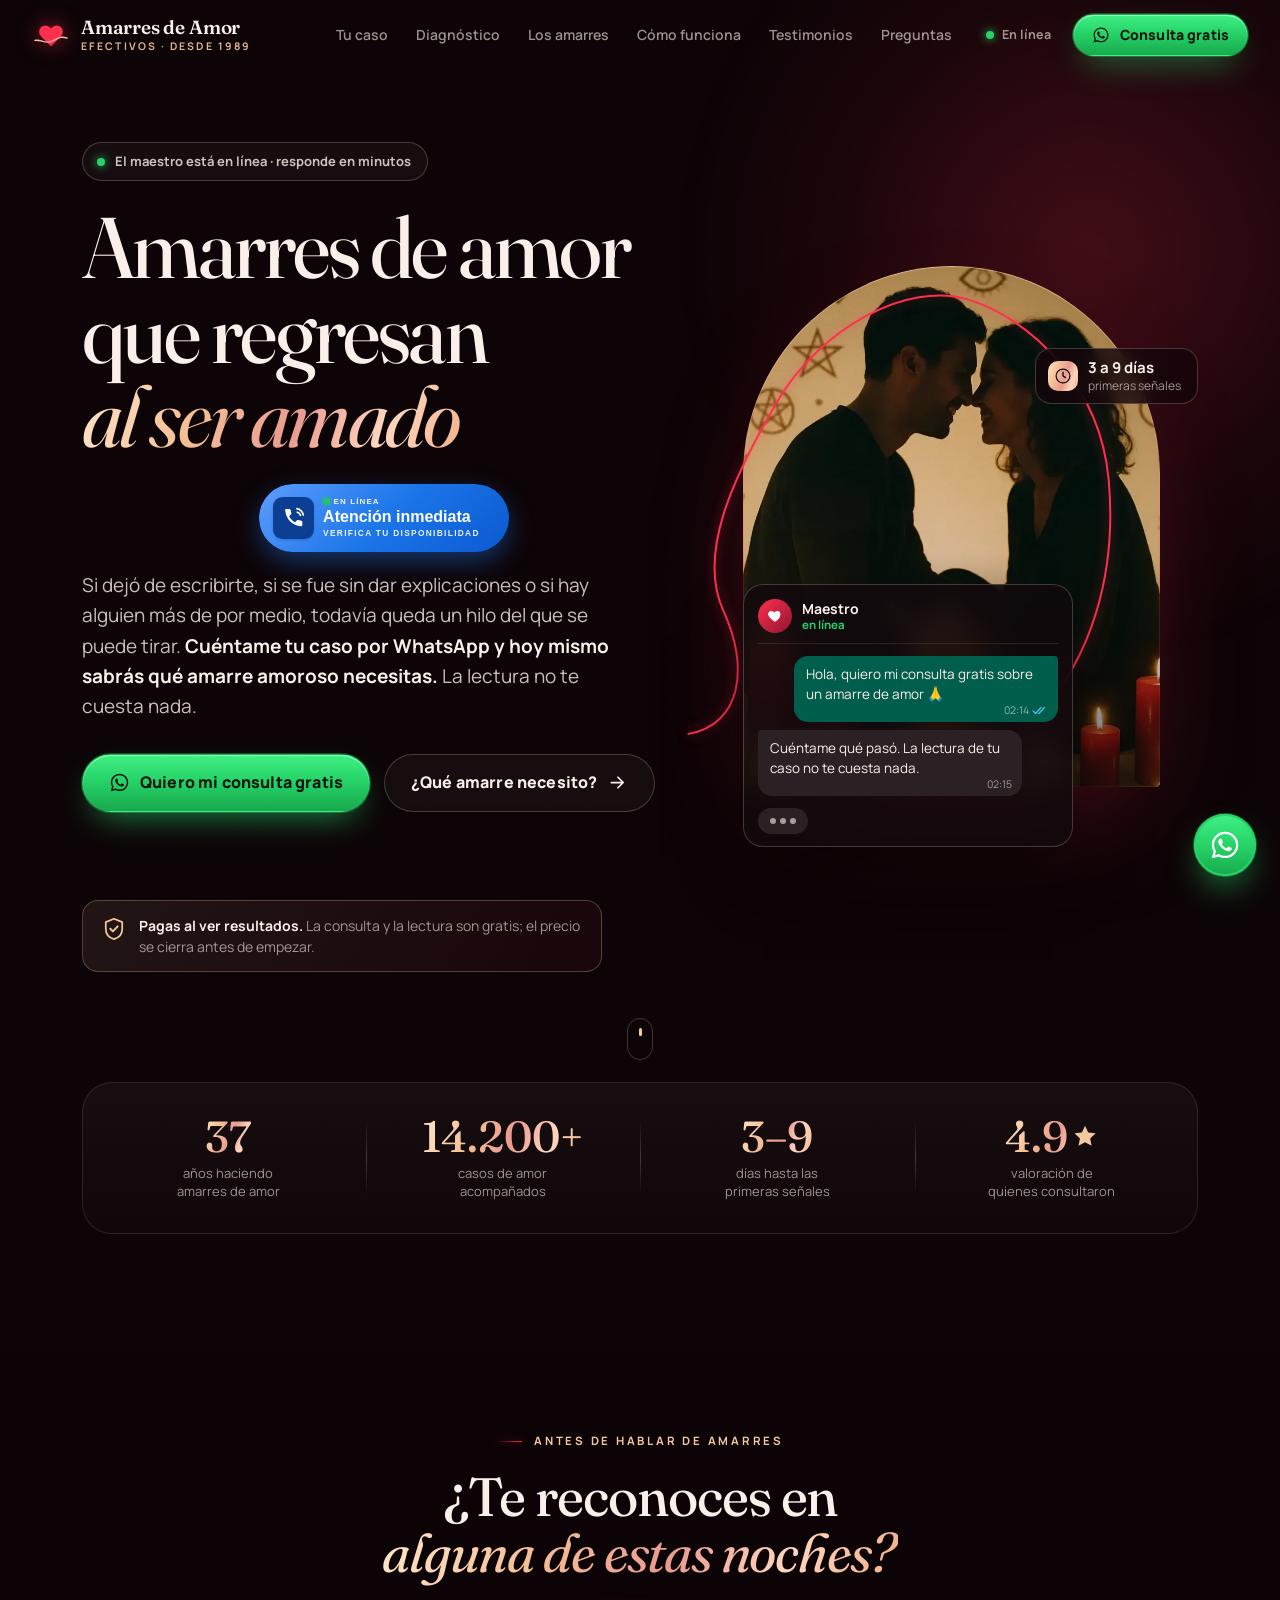
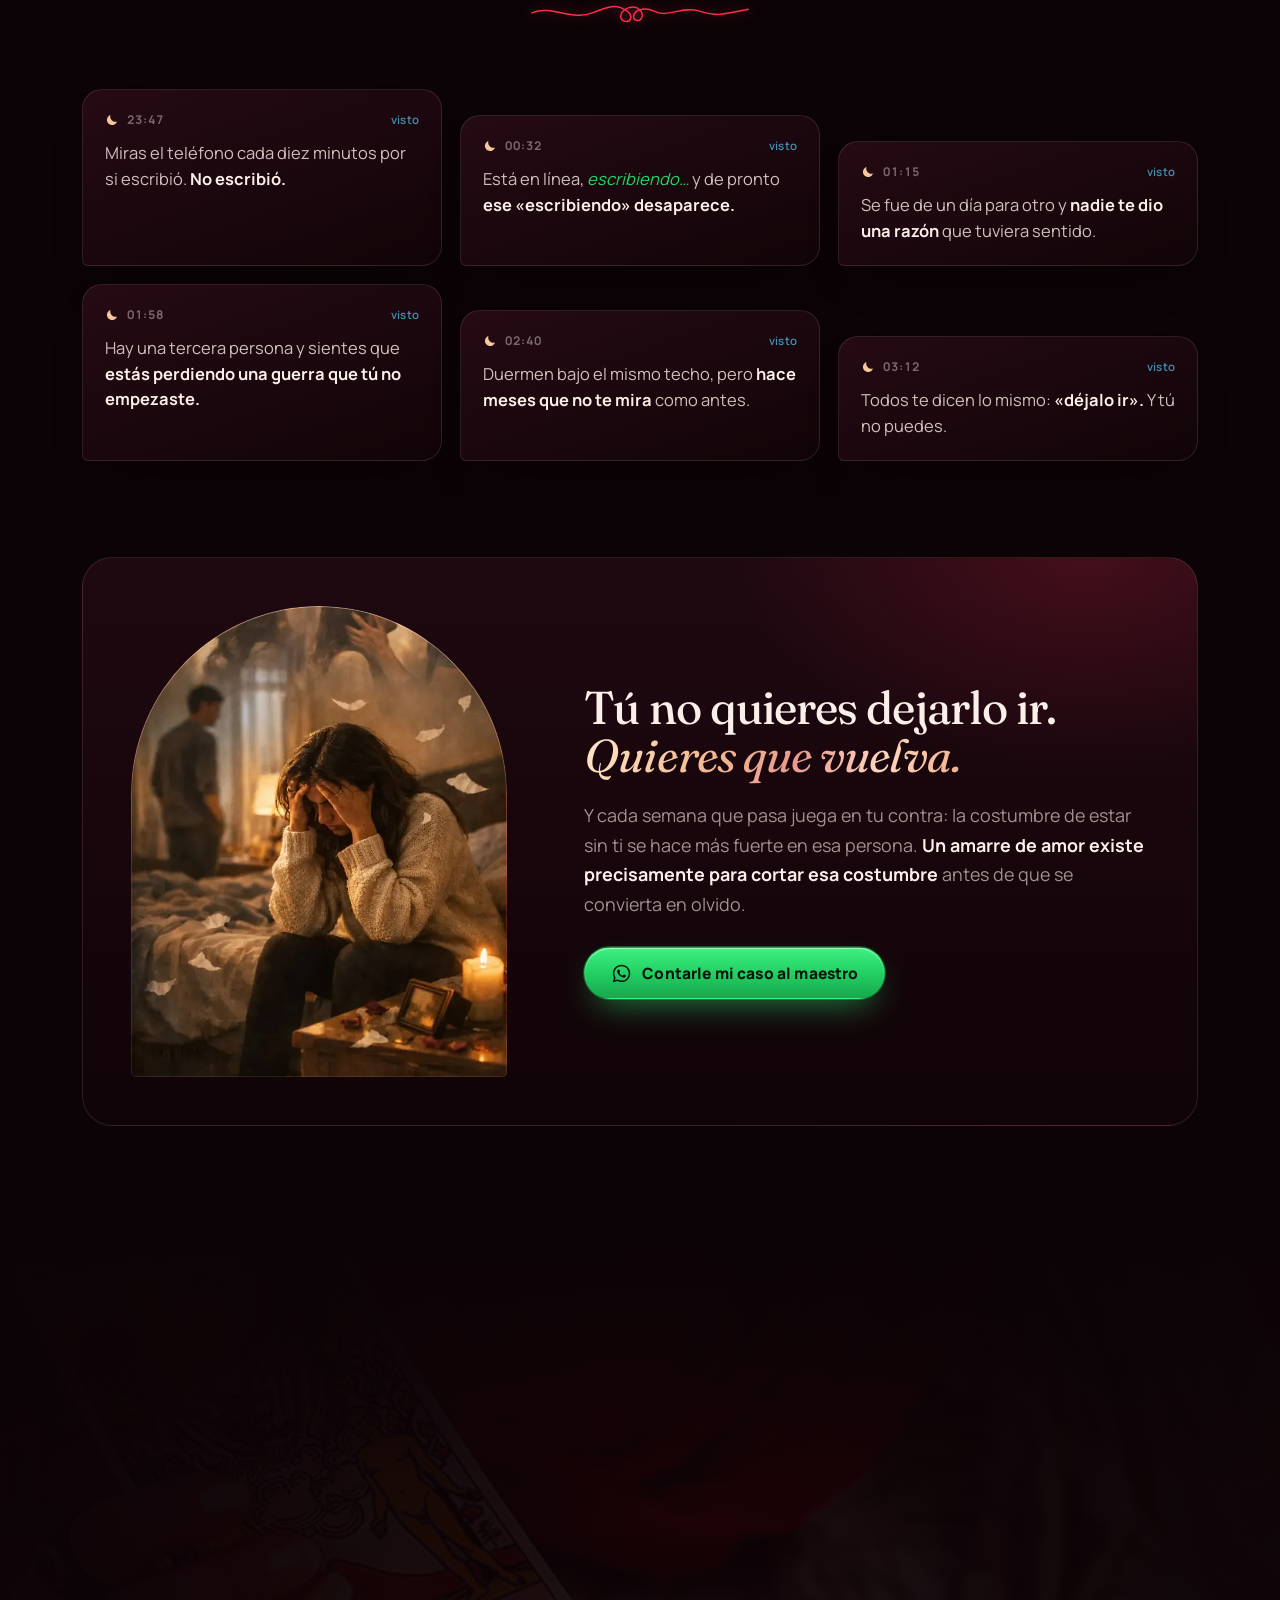
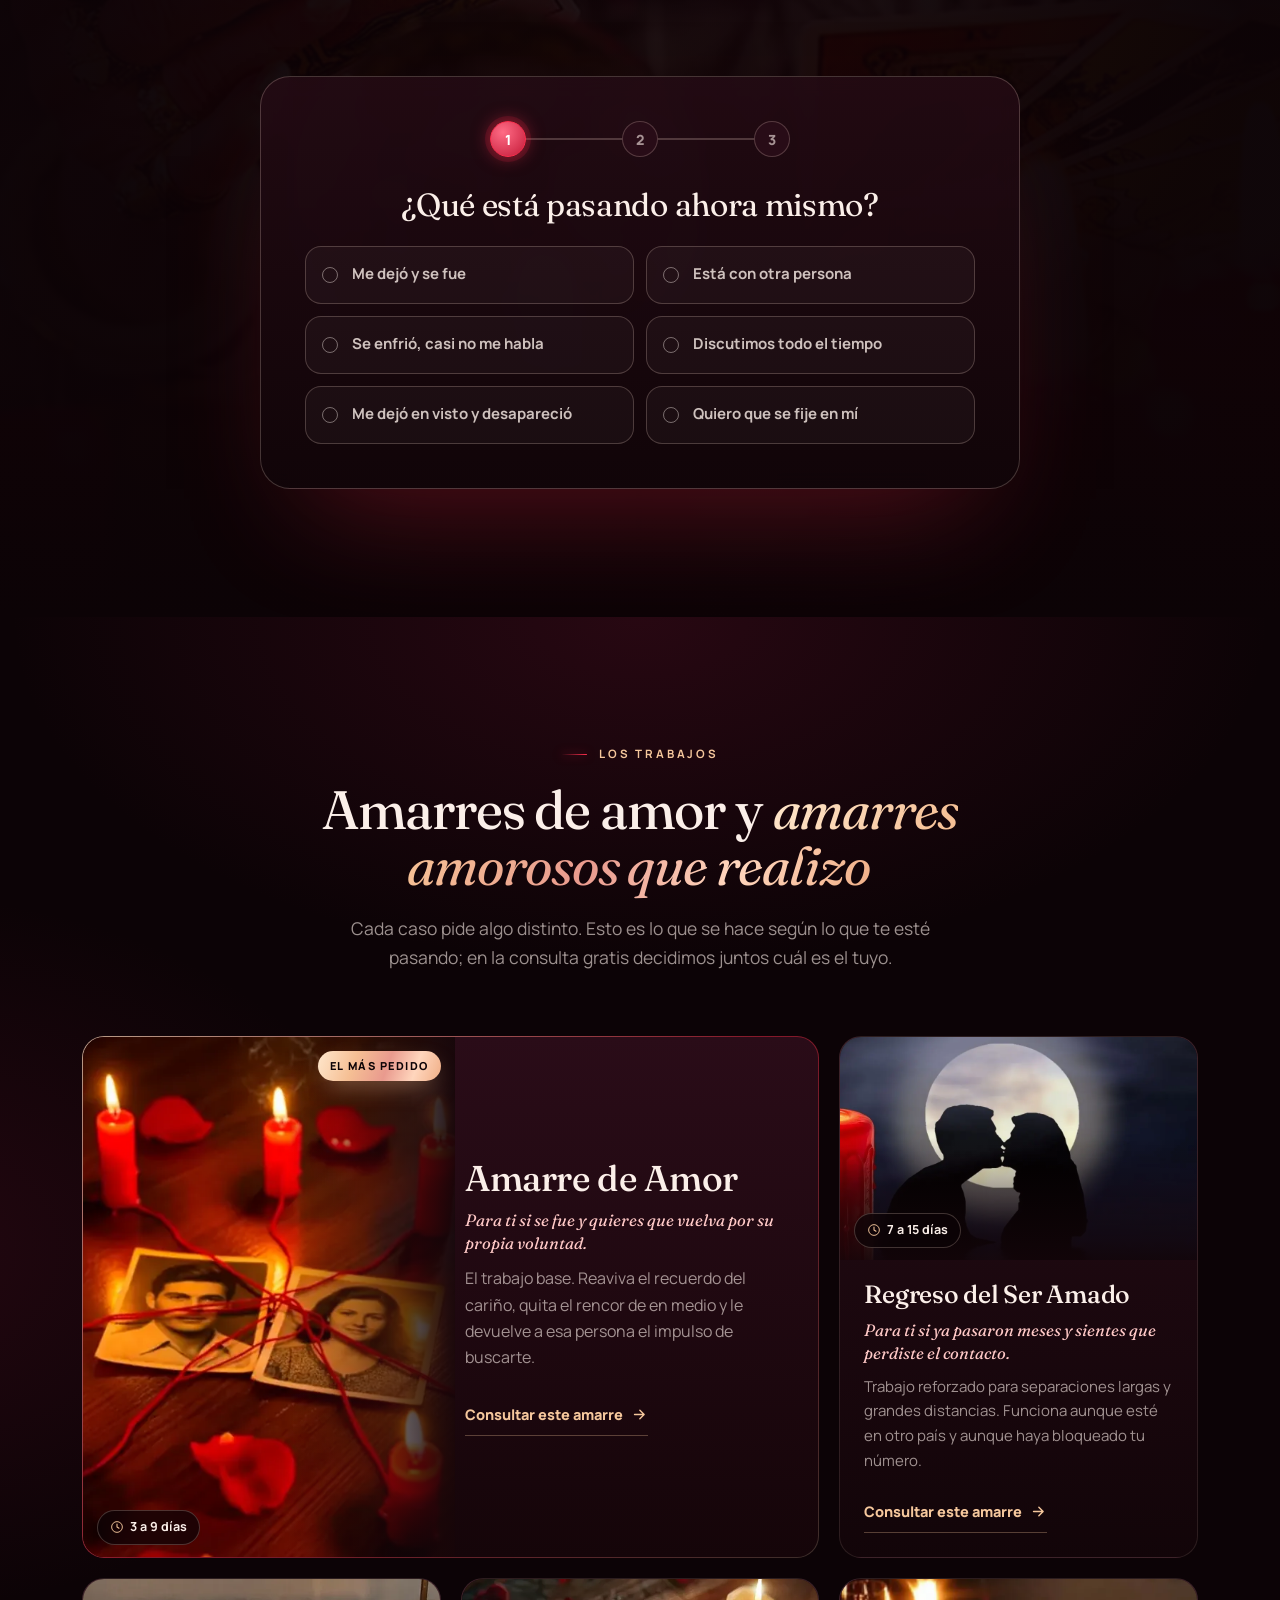
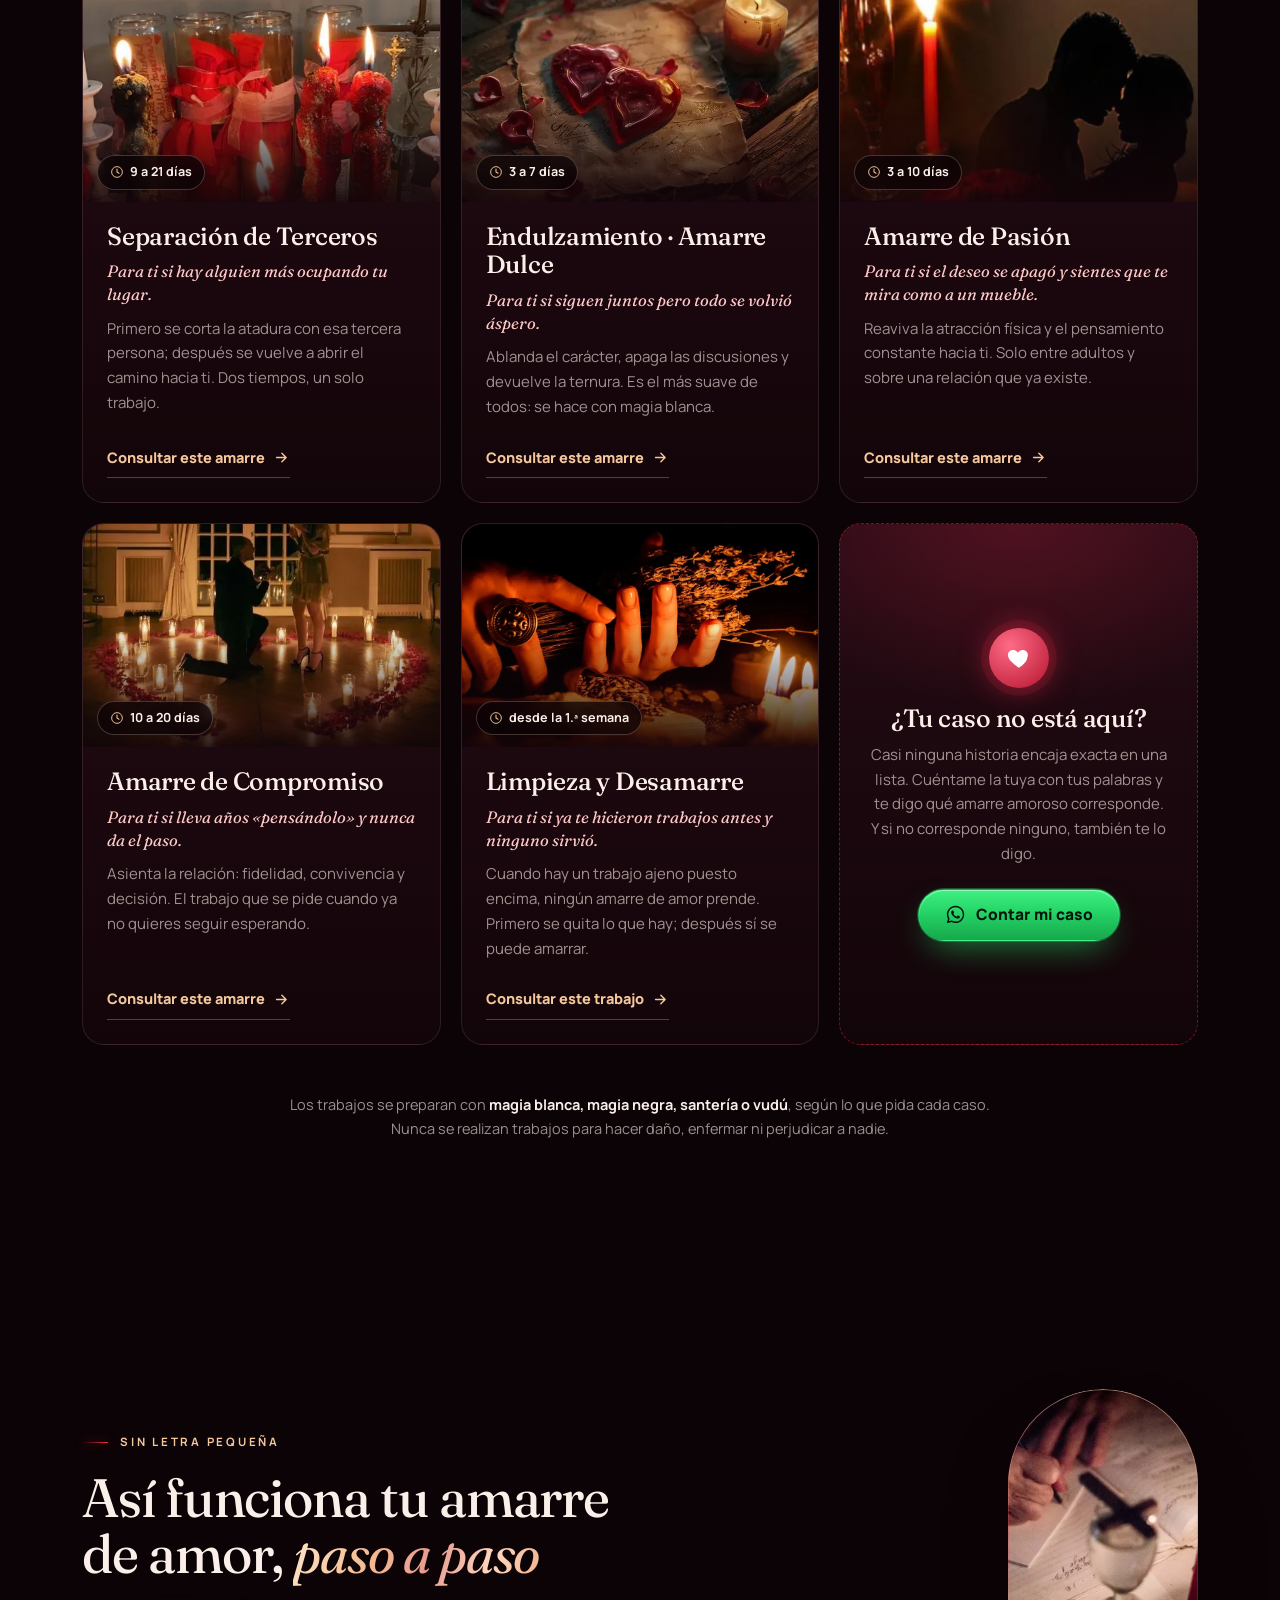
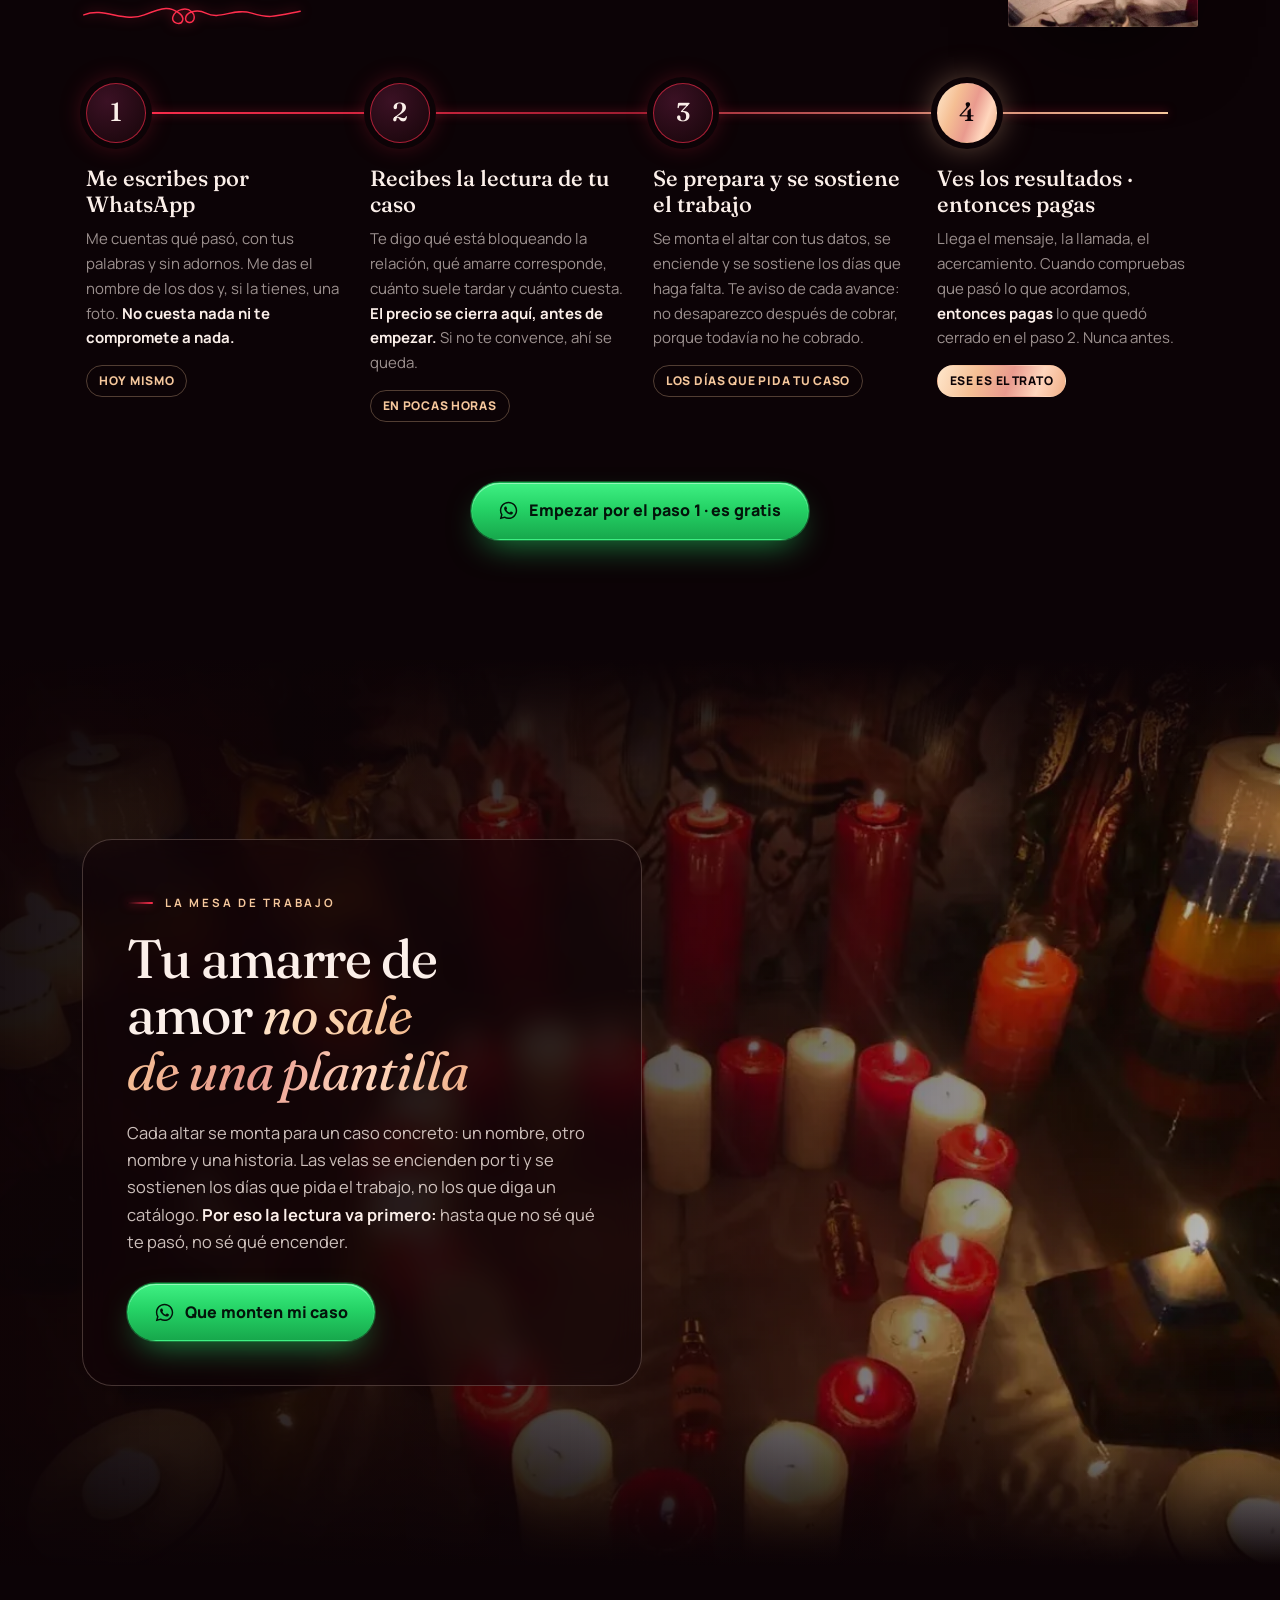
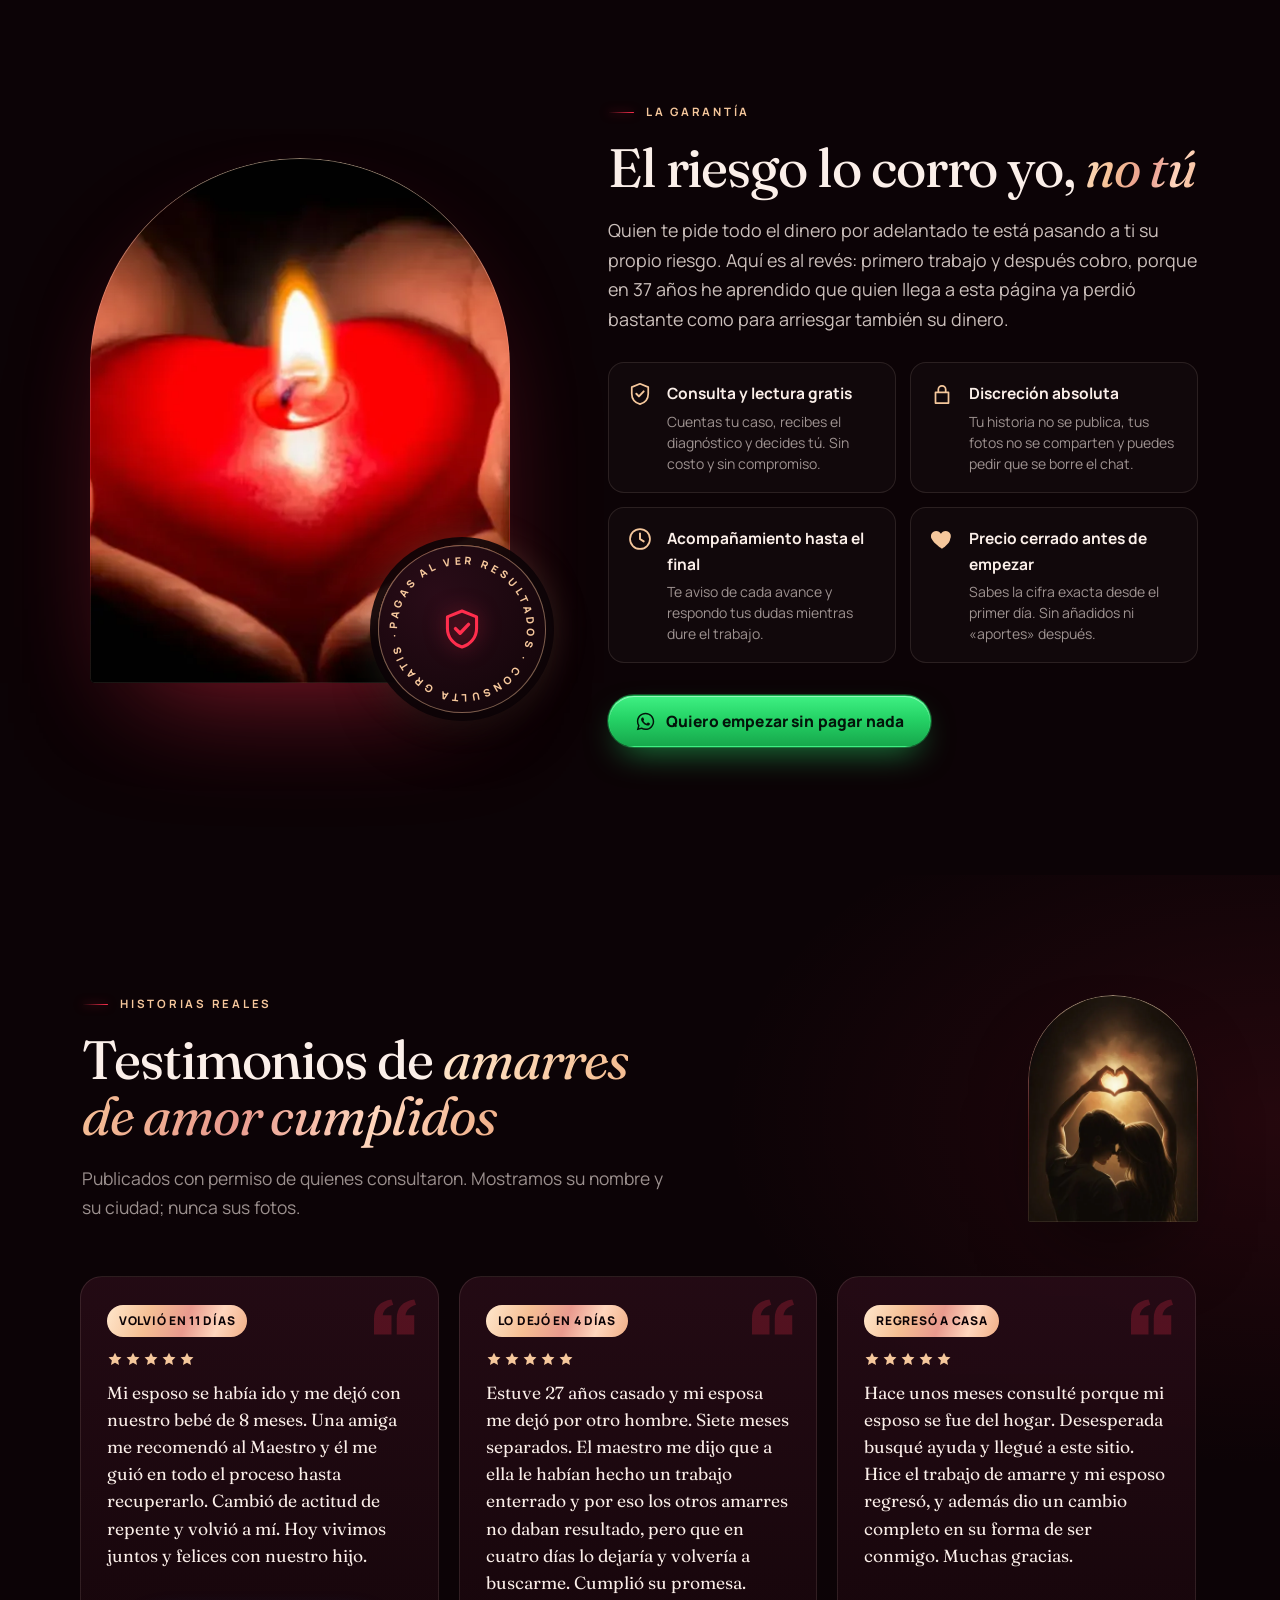
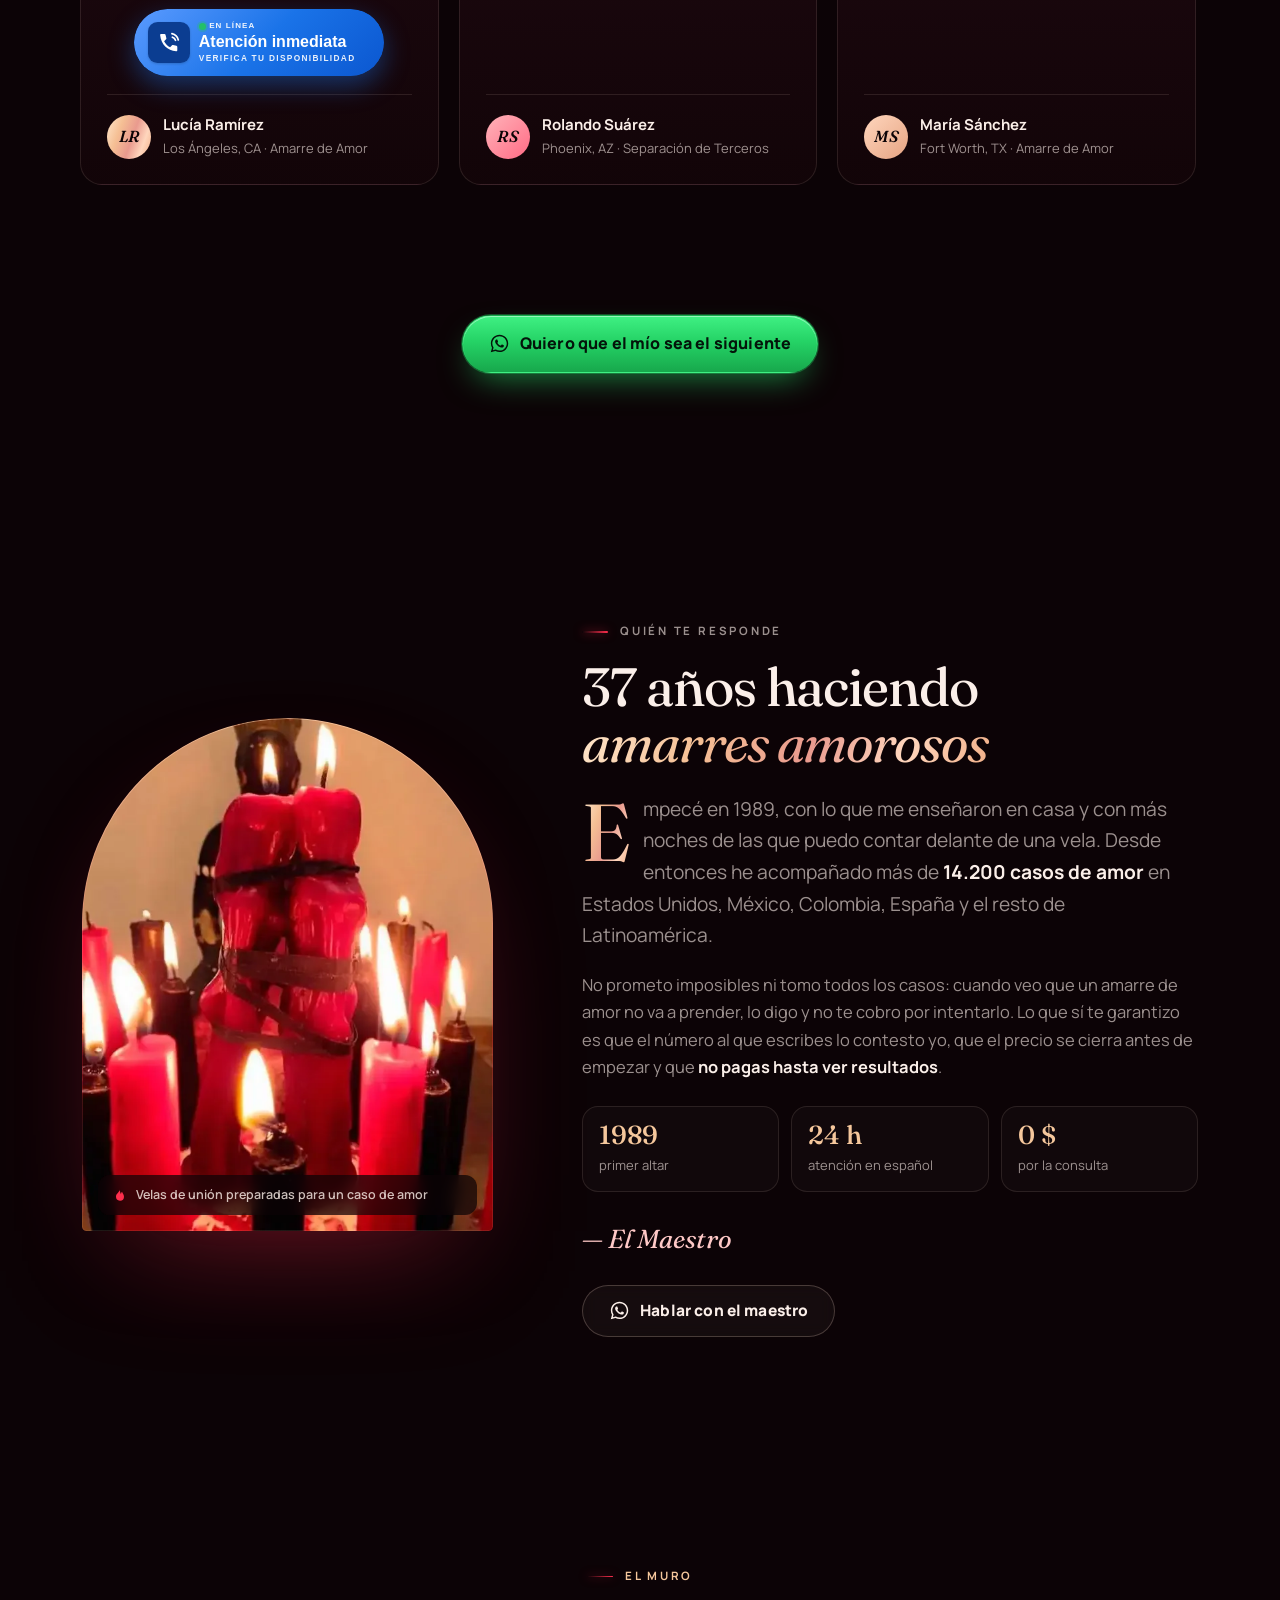
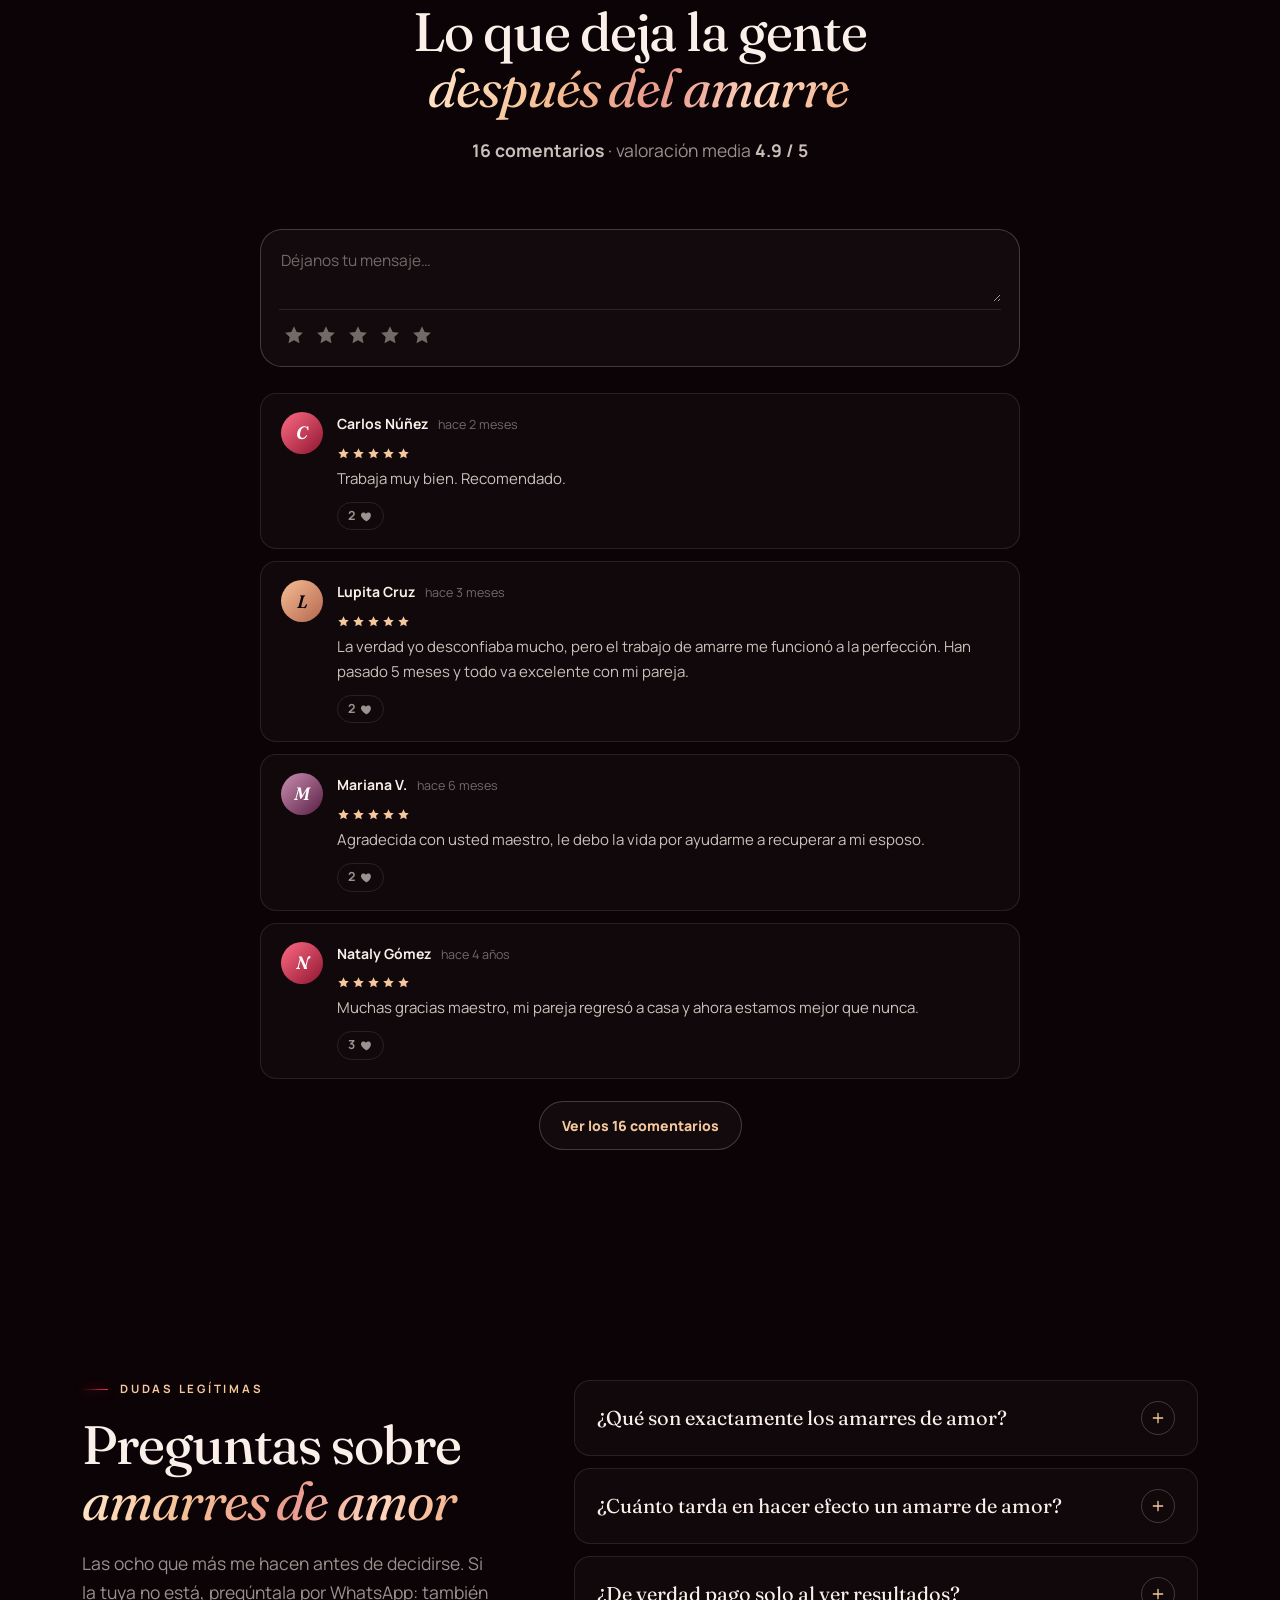
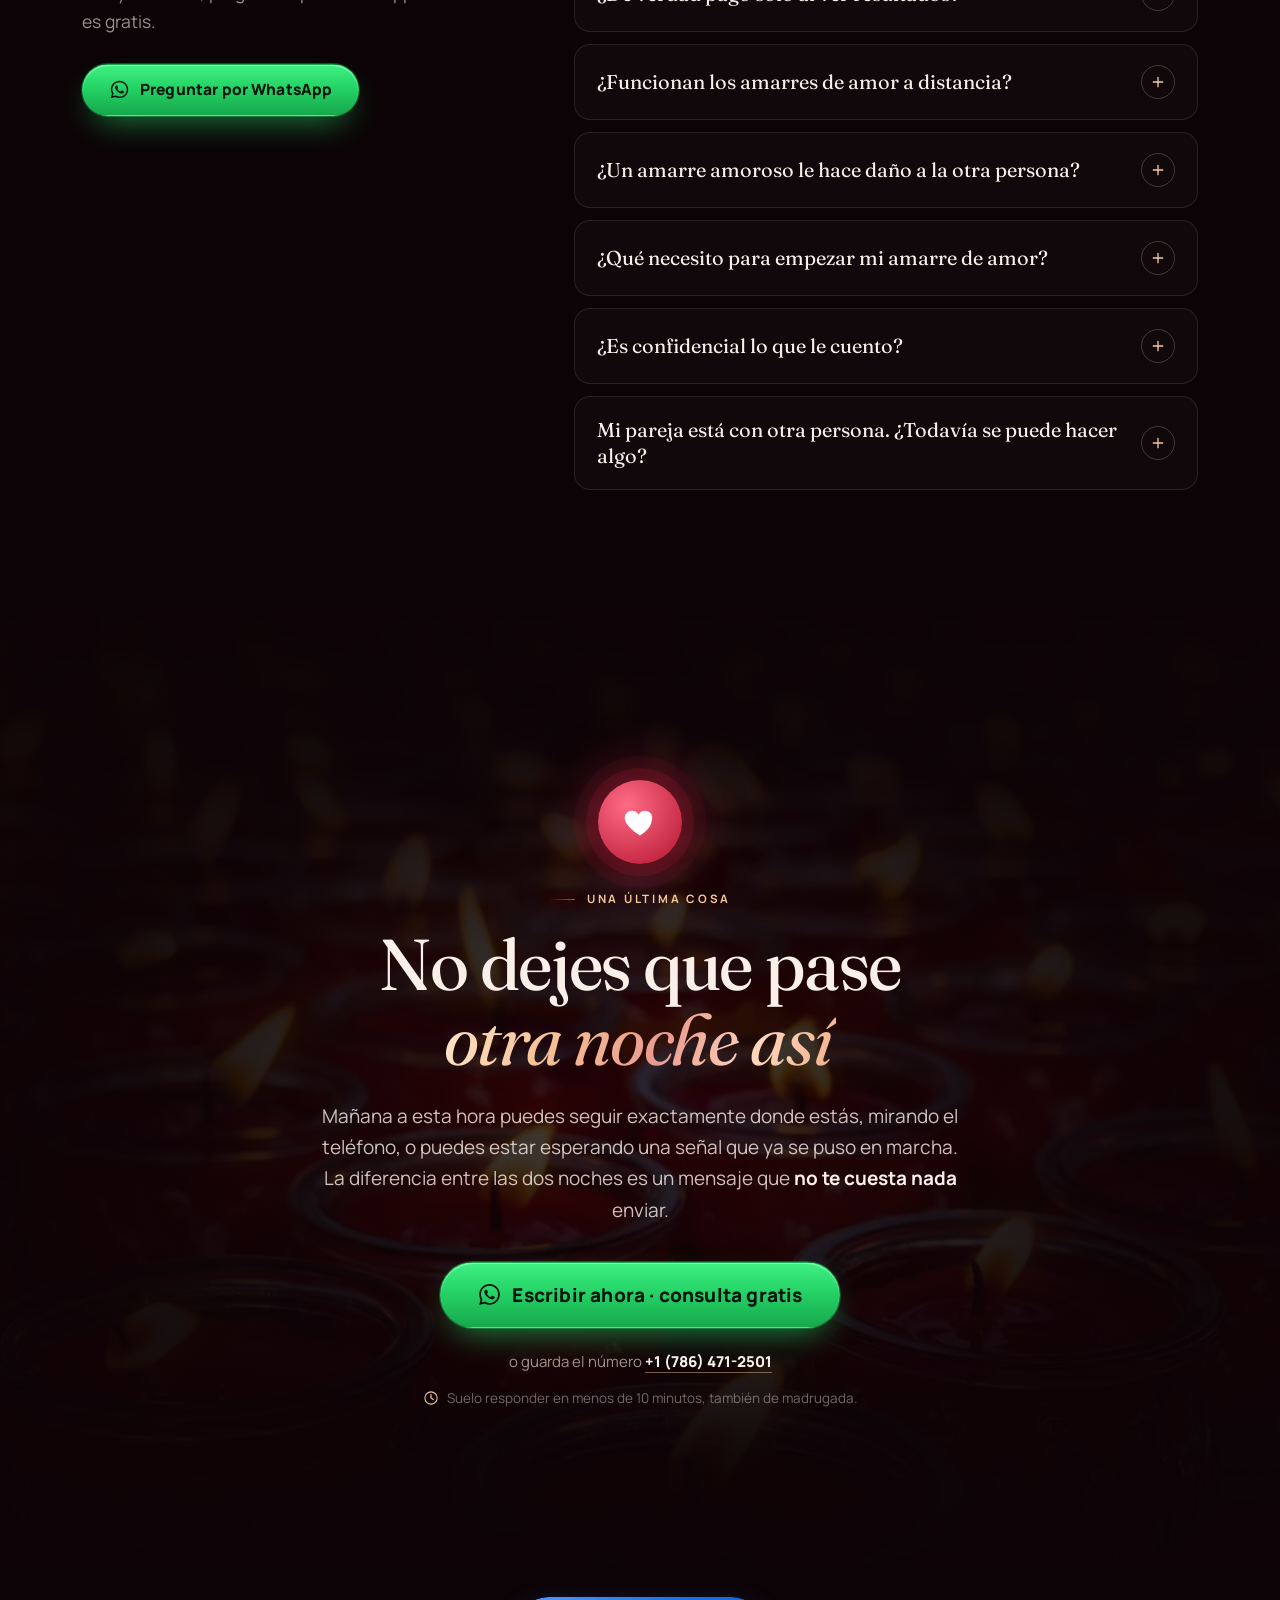
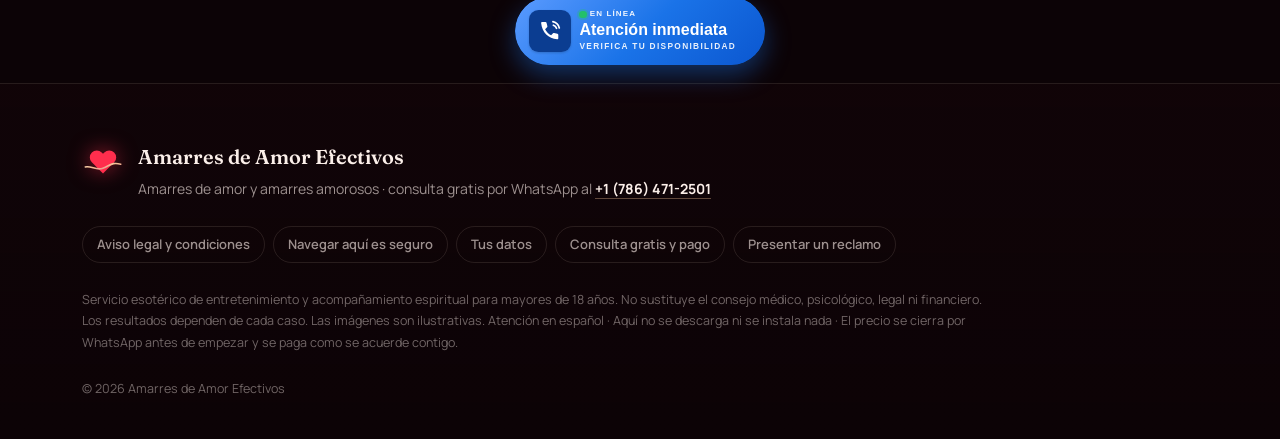
<file: index.html>
<!doctype html>
<html lang="es">
  <head>
    <meta charset="UTF-8" />
    <meta name="viewport" content="width=device-width, initial-scale=1.0, viewport-fit=cover" />
    <meta name="theme-color" content="#0c0306" />
    <!-- Google Tag Manager -->
    <script>(function(w,d,s,l,i){w[l]=w[l]||[];w[l].push({'gtm.start':
    new Date().getTime(),event:'gtm.js'});var f=d.getElementsByTagName(s)[0],
    j=d.createElement(s),dl=l!='dataLayer'?'&l='+l:'';j.async=true;j.src=
    'https://www.googletagmanager.com/gtm.js?id='+i+dl;f.parentNode.insertBefore(j,f);
    })(window,document,'script','dataLayer','GTM-T4BCC6P');</script>
    <!-- End Google Tag Manager -->

    <title>Amarres de Amor Efectivos · Amarres Amorosos para Regresar al Ser Amado</title>
    <meta
      name="description"
      content="Amarres de amor y amarres amorosos para que regrese el ser amado. Consulta gratis por WhatsApp, 37 años de experiencia y pagas al ver resultados. Atención en español las 24 horas."
    />
    <meta name="keywords" content="amarres de amor, amarres amorosos, amarre de amor, amarres de amor efectivos, amarres de amor fuertes, regresar al ser amado, amarres de amor a distancia, endulzamientos" />
    <meta name="robots" content="index, follow, max-image-preview:large" />
    <meta name="author" content="Amarres de Amor Efectivos" />

    <meta property="og:type" content="website" />
    <meta property="og:locale" content="es_ES" />
    <meta property="og:site_name" content="Amarres de Amor Efectivos" />
    <meta property="og:title" content="Amarres de Amor que Regresan al Ser Amado · Consulta Gratis" />
    <meta property="og:description" content="Amarres de amor y amarres amorosos con 37 años de experiencia. Consulta gratis por WhatsApp y pagas al ver resultados." />
    <meta property="og:image" content="assets/hero-pareja-velas.webp" />
    <meta name="twitter:card" content="summary_large_image" />
    <meta name="twitter:title" content="Amarres de Amor que Regresan al Ser Amado" />
    <meta name="twitter:description" content="Consulta gratis por WhatsApp. Pagas al ver resultados." />
    <meta name="twitter:image" content="assets/hero-pareja-velas.webp" />

    <link rel="preload" as="font" type="font/woff2" href="fonts/fraunces-latin.woff2" crossorigin />
    <link rel="preload" as="font" type="font/woff2" href="fonts/manrope-latin.woff2" crossorigin />
    <link rel="preload" as="image" href="assets/hero-pareja-velas.webp" fetchpriority="high" />
    <link rel="icon" href="data:image/svg+xml,%3Csvg xmlns='http://www.w3.org/2000/svg' viewBox='0 0 64 64'%3E%3Crect width='64' height='64' rx='14' fill='%230c0306'/%3E%3Cpath d='M32 51 15 34a10.5 10.5 0 0 1 15-15l2 2 2-2a10.5 10.5 0 0 1 15 15z' fill='%23ff2e4d'/%3E%3Cpath d='M6 40c10-2 16 6 26 2s14-10 26-6' fill='none' stroke='%23f5bf94' stroke-width='2.4' stroke-linecap='round'/%3E%3C/svg%3E" />
    <link rel="stylesheet" href="styles.css" />
    <noscript><style>[data-reveal]{opacity:1!important;transform:none!important}.quiz{display:none}</style></noscript>

    <script type="application/ld+json">
    {
      "@context": "https://schema.org",
      "@graph": [
        {
          "@type": ["ProfessionalService", "LocalBusiness"],
          "@id": "#negocio",
          "name": "Amarres de Amor Efectivos",
          "description": "Amarres de amor y amarres amorosos para regresar al ser amado. Consulta gratis por WhatsApp; pagas al ver resultados.",
          "telephone": "+1-805-314-0859",
          "image": "assets/hero-pareja-velas.webp",
          "priceRange": "$$",
          "areaServed": ["US", "MX", "CO", "ES", "PE", "CL", "AR", "EC", "VE", "GT", "SV", "HN", "DO", "PR"],
          "availableLanguage": "es",
          "openingHoursSpecification": {
            "@type": "OpeningHoursSpecification",
            "dayOfWeek": ["Monday", "Tuesday", "Wednesday", "Thursday", "Friday", "Saturday", "Sunday"],
            "opens": "00:00",
            "closes": "23:59"
          },
          "aggregateRating": { "@type": "AggregateRating", "ratingValue": "4.9", "reviewCount": "16", "bestRating": "5" },
          "hasOfferCatalog": {
            "@type": "OfferCatalog",
            "name": "Amarres de amor",
            "itemListElement": [
              { "@type": "Offer", "itemOffered": { "@type": "Service", "name": "Amarre de Amor" } },
              { "@type": "Offer", "itemOffered": { "@type": "Service", "name": "Regreso del Ser Amado" } },
              { "@type": "Offer", "itemOffered": { "@type": "Service", "name": "Separación de Terceros" } },
              { "@type": "Offer", "itemOffered": { "@type": "Service", "name": "Endulzamiento · Amarre Dulce" } },
              { "@type": "Offer", "itemOffered": { "@type": "Service", "name": "Amarre de Pasión" } },
              { "@type": "Offer", "itemOffered": { "@type": "Service", "name": "Amarre de Compromiso" } },
              { "@type": "Offer", "itemOffered": { "@type": "Service", "name": "Limpieza y Desamarre" } }
            ]
          }
        },
        {
          "@type": "FAQPage",
          "mainEntity": [
            {
              "@type": "Question",
              "name": "¿Qué son exactamente los amarres de amor?",
              "acceptedAnswer": { "@type": "Answer", "text": "Son trabajos espirituales que buscan reabrir el vínculo afectivo entre dos personas: ablandar el rencor, despejar lo que se puso en medio y devolverle a la persona amada las ganas de pensarte y de buscarte. No existe una fórmula igual para todos: cada amarre amoroso se prepara a partir de la lectura de tu caso." }
            },
            {
              "@type": "Question",
              "name": "¿Cuánto tarda en hacer efecto un amarre de amor?",
              "acceptedAnswer": { "@type": "Answer", "text": "Las primeras señales suelen llegar entre el tercer y el noveno día: un mensaje, una llamada, una aparición que no esperabas. Si hay una tercera persona o han pasado muchos meses, el trabajo puede necesitar de dos a cuatro semanas. En la consulta gratis te digo el plazo estimado de tu caso antes de empezar, no después." }
            },
            {
              "@type": "Question",
              "name": "¿De verdad pago solo al ver resultados?",
              "acceptedAnswer": { "@type": "Answer", "text": "Sí, y es lo que más me preguntan. La consulta y la lectura de tu caso son gratis. El precio del trabajo se cierra por WhatsApp antes de comenzar y se paga cuando aparecen los resultados que acordamos. Para consultar no se pide ni un dólar por adelantado." }
            },
            {
              "@type": "Question",
              "name": "¿Funcionan los amarres de amor a distancia?",
              "acceptedAnswer": { "@type": "Answer", "text": "Sí. El trabajo se hace con tus datos y los de la persona amada; ninguno de los dos tiene que viajar ni presentarse. Atiendo por WhatsApp a personas de Estados Unidos, México, Colombia, España, Perú, Chile, Ecuador y el resto de Latinoamérica, en español y a cualquier hora." }
            },
            {
              "@type": "Question",
              "name": "¿Un amarre amoroso le hace daño a la otra persona?",
              "acceptedAnswer": { "@type": "Answer", "text": "No. Los amarres amorosos que realizo trabajan sobre el sentimiento y la memoria del cariño: recordar, extrañar, querer volver. No hago trabajos para causar daño, enfermedad ni perjuicio a nadie, y si lo que me pides va por ahí, te lo digo y no lo tomo." }
            },
            {
              "@type": "Question",
              "name": "¿Qué necesito para empezar mi amarre de amor?",
              "acceptedAnswer": { "@type": "Answer", "text": "El nombre completo de los dos, la fecha de nacimiento si la sabes, una foto si la tienes y que me cuentes qué pasó. Con eso hago la lectura. Si no tienes foto ni fecha se puede trabajar igual: lo esencial es el nombre y la historia." }
            },
            {
              "@type": "Question",
              "name": "¿Es confidencial lo que le cuento?",
              "acceptedAnswer": { "@type": "Answer", "text": "Sí. Lo que cuentas se queda en esa conversación de WhatsApp. No publico tu nombre, no comparto tu historia ni tus fotos, y puedes pedirme que borre el historial cuando quieras. Los testimonios de esta página se publican con permiso expreso." }
            },
            {
              "@type": "Question",
              "name": "Mi pareja está con otra persona. ¿Todavía se puede hacer algo?",
              "acceptedAnswer": { "@type": "Answer", "text": "Es de los casos que más atiendo. Ahí el trabajo va en dos tiempos: primero se corta la atadura con esa tercera persona y después se reabre el camino hacia ti. Por eso toma unos días más que un amarre de amor simple, pero se puede, y se hace." }
            }
          ]
        }
      ]
    }
    </script>

    <!-- Google tag (gtag.js) -->
    <script async src="https://www.googletagmanager.com/gtag/js?id=AW-11495571750"></script>
    <script>window.dataLayer=window.dataLayer||[];function gtag(){dataLayer.push(arguments);}gtag('js',new Date());gtag('config','AW-11495571750');gtag('config','AW-16892054054');</script>
  
<!--CALL-KIT:head--><style id="mk-call-css">.mk-call,.mk-call-slot{--mk-call-c:#1a73e8;--mk-call-g:linear-gradient(135deg,#5b9bff 0%,#1a73e8 52%,#0b57d0 100%);--mk-call-bg:#1a73e8;--mk-call-sh:rgba(26,115,232,.42);--mk-call-ring:rgba(26,115,232,.55);--mk-call-halo:rgba(26,115,232,.22);--mk-call-g-dark:linear-gradient(135deg,#1e63d6 0%,#0b3b8f 50%,#061f52 100%);--mk-call-g-pale:linear-gradient(180deg,#f3f8ff 0%,#dce9ff 100%);--mk-call-pale:#e6f0ff;--mk-call-dark:#0b3d91;--mk-call-g-sys:linear-gradient(135deg,#5b9bff 0%,#1a73e8 52%,#0b57d0 100%);--mk-call-g-glass:linear-gradient(135deg,rgba(91,155,255,.62) 0%,rgba(26,115,232,.5) 60%,rgba(11,87,208,.56) 100%);--mk-call-glass:rgba(26,115,232,.5);--mk-call-g-3d:radial-gradient(circle at 32% 28%,#7db4ff 0%,#1a73e8 55%,#0b4bb5 100%)}
[data-mk-call-os="ios"] .mk-call,[data-mk-call-os="ios"] .mk-call-slot{--mk-call-c:#34c759;--mk-call-g:linear-gradient(160deg,#7fe98a 0%,#34c759 52%,#1f9f45 100%);--mk-call-bg:#34c759;--mk-call-sh:rgba(52,199,89,.42);--mk-call-ring:rgba(52,199,89,.55);--mk-call-halo:rgba(52,199,89,.22);--mk-call-g-dark:linear-gradient(135deg,#2f8f4a 0%,#145c2a 50%,#0a3317 100%);--mk-call-g-pale:linear-gradient(180deg,#f2fcf4 0%,#d9f4e0 100%);--mk-call-pale:#e4f7e8;--mk-call-dark:#0f5c2a;--mk-call-g-sys:linear-gradient(160deg,#7fe98a 0%,#34c759 52%,#1f9f45 100%);--mk-call-g-glass:linear-gradient(135deg,rgba(127,233,138,.62) 0%,rgba(52,199,89,.5) 60%,rgba(31,159,69,.56) 100%);--mk-call-glass:rgba(52,199,89,.5);--mk-call-g-3d:radial-gradient(circle at 32% 28%,#9af0a6 0%,#34c759 55%,#1b8a3c 100%)}
[data-mk-call-v="pildora"] .mk-call{--mk-call-ico-bg:#fff;--mk-call-ico-pad:.42em;--mk-call-hs:var(--mk-call-c);--mk-call-t2:block;--mk-call-t2-txt:'Estamos disponibles'}
[data-mk-call-v="aura"] .mk-call{--mk-call-g:var(--mk-call-g-pale);--mk-call-bg:var(--mk-call-pale);--mk-call-fg:var(--mk-call-dark);--mk-call-sh2:0 10px 26px var(--mk-call-sh);--mk-call-ico-bg:var(--mk-call-g-sys,var(--mk-call-g-3d));--mk-call-ico-pad:.5em;--mk-call-ico-bd:0 0 0 5px var(--mk-call-halo),0 0 22px var(--mk-call-sh);--mk-call-ico-an:mkCallHalo 2.4s ease-in-out infinite;--mk-call-t1-txt:'Consulta gratis';--mk-call-t1a:none;--mk-call-t2:block;--mk-call-t2-txt:'Toca para llamar'}
[data-mk-call-v="contorno"] .mk-call{--mk-call-g:linear-gradient(180deg,#fff 0%,#f7f9fc 100%);--mk-call-bg:#fff;--mk-call-fg:var(--mk-call-c);--mk-call-sh2:0 0 0 2px var(--mk-call-c),0 8px 22px var(--mk-call-sh);--mk-call-hs:none;--mk-call-hs-st:var(--mk-call-c);--mk-call-t1-txt:'Ll\e1 manos';--mk-call-t1a:none;--mk-call-t2:block;--mk-call-t2-txt:'Nuestro equipo te atiende'}
[data-mk-call-v="cristal"] .mk-call{--mk-call-g:var(--mk-call-g-glass);--mk-call-bg:var(--mk-call-glass);--mk-call-blur:blur(10px) saturate(140%);--mk-call-sh2:inset 0 0 0 1px rgba(255,255,255,.55),0 10px 26px var(--mk-call-sh);--mk-call-ico-bg:rgba(255,255,255,.22);--mk-call-ico-pad:.42em;--mk-call-ico-bd:inset 0 0 0 1px rgba(255,255,255,.55);--mk-call-t1-txt:'Habla con un gu\ed a';--mk-call-t1a:none;--mk-call-t2:block;--mk-call-t2-txt:'Orientaci\f3 n personalizada'}
[data-mk-call-v="enlinea"] .mk-call{--mk-call-ico-bg:var(--mk-call-dark);--mk-call-ico-r:.6em;--mk-call-ico-pad:.55em;--mk-call-wv:block;--mk-call-t0:block;--mk-call-t0-txt:'En l\ed nea';--mk-call-t0-dot:inline-block;--mk-call-t1-txt:'Atenci\f3 n inmediata';--mk-call-t1a:none;--mk-call-t2:block;--mk-call-t2-txt:'Verifica tu disponibilidad'}
[data-mk-call-v="flotante"] .mk-call{--mk-call-g:var(--mk-call-g-pale);--mk-call-bg:var(--mk-call-pale);--mk-call-fg:var(--mk-call-dark);--mk-call-sh2:0 10px 26px var(--mk-call-sh);--mk-call-ico-bg:var(--mk-call-g-3d);--mk-call-ico-pad:.5em;--mk-call-ico-bd:inset 0 2px 0 rgba(255,255,255,.45),inset 0 -3px 0 rgba(0,0,0,.18),0 8px 18px var(--mk-call-sh);--mk-call-dot:block;--mk-call-t1-txt:'Llamada gratis';--mk-call-t1a:none;--mk-call-t2:block;--mk-call-t2-txt:'Sin compromiso'}
[data-mk-call-v="dividido"] .mk-call{--mk-call-t1-txt:'Conectar ahora';--mk-call-t1a:none;--mk-call-t2:block;--mk-call-t2-txt:'Hablemos hoy';--mk-call-div:block;--mk-call-arr:inline-flex;--mk-call-arr-bg:rgba(255,255,255,.24);--mk-call-pc:none;--mk-call-pa:block}
[data-mk-call-v="suave"] .mk-call{--mk-call-g:linear-gradient(145deg,#f4f7fb 0%,#e6ebf2 100%);--mk-call-bg:#edf1f6;--mk-call-fg:var(--mk-call-dark);--mk-call-sh2:8px 8px 18px rgba(96,110,130,.28),-8px -8px 18px rgba(255,255,255,.95);--mk-call-ico-bg:#edf1f6;--mk-call-ico-pad:.46em;--mk-call-ico-bd:inset 4px 4px 9px rgba(96,110,130,.25),inset -4px -4px 9px rgba(255,255,255,.95);--mk-call-hs:var(--mk-call-c);--mk-call-t1-txt:'Te llamamos';--mk-call-t1a:none;--mk-call-t2:block;--mk-call-t2-txt:'D\e9 janos tu n\fa mero'}
.mk-call{background-image:var(--mk-call-g,linear-gradient(135deg,#5b9bff 0%,#1a73e8 52%,#0b57d0 100%))!important;background-color:var(--mk-call-bg,#1a73e8)!important;background-size:100% 100%!important;background-position:0 0!important;background-repeat:no-repeat!important;background-attachment:scroll!important;background-clip:padding-box!important;-webkit-background-clip:padding-box!important;backdrop-filter:var(--mk-call-blur,none)!important;-webkit-backdrop-filter:var(--mk-call-blur,none)!important;color:var(--mk-call-fg,#fff)!important;-webkit-text-fill-color:var(--mk-call-fg,#fff)!important;border-color:transparent!important;outline:0!important;text-decoration:none!important;text-shadow:none!important;text-indent:0!important;box-shadow:var(--mk-call-sh2,0 10px 26px var(--mk-call-sh,rgba(26,115,232,.42)))!important;mix-blend-mode:normal!important;-webkit-tap-highlight-color:transparent;transition:filter .2s ease}
html .mk-call:is(#mk-call-f1,.mk-call):is(#mk-call-f2,.mk-call):is(#mk-call-f3,.mk-call){background-image:var(--mk-call-g,linear-gradient(135deg,#5b9bff 0%,#1a73e8 52%,#0b57d0 100%))!important;background-color:var(--mk-call-bg,#1a73e8)!important;background-size:100% 100%!important;background-position:0 0!important;background-repeat:no-repeat!important;background-attachment:scroll!important;background-clip:padding-box!important;-webkit-background-clip:padding-box!important;backdrop-filter:var(--mk-call-blur,none)!important;-webkit-backdrop-filter:var(--mk-call-blur,none)!important;color:var(--mk-call-fg,#fff)!important;-webkit-text-fill-color:var(--mk-call-fg,#fff)!important;border-color:transparent!important;outline:0!important;text-decoration:none!important;text-shadow:none!important;text-indent:0!important;box-shadow:var(--mk-call-sh2,0 10px 26px var(--mk-call-sh,rgba(26,115,232,.42)))!important;mix-blend-mode:normal!important;-webkit-tap-highlight-color:transparent;transition:filter .2s ease}
html .mk-call:is(#mk-call-f1,.mk-call):is(#mk-call-f2,.mk-call):is(#mk-call-f3,.mk-call):hover{filter:brightness(1.06)}.mk-call:active .mk-call-face{transform:scale(.97)}
.mk-call::before,.mk-call::after{content:none!important;display:none!important}
html .mk-call:is(#mk-call-f1,.mk-call):is(#mk-call-f2,.mk-call):is(#mk-call-f3,.mk-call)::before,html .mk-call:is(#mk-call-f1,.mk-call):is(#mk-call-f2,.mk-call):is(#mk-call-f3,.mk-call)::after{content:none!important;display:none!important}
html .mk-call:is(#mk-call-f1,.mk-call):is(#mk-call-f2,.mk-call):is(#mk-call-f3,.mk-call) .mk-call-face{display:inline-flex!important;align-items:center!important;justify-content:center!important;gap:.55em!important;position:relative!important;isolation:isolate!important;width:auto!important;height:auto!important;min-width:0!important;min-height:0!important;max-height:none!important;margin:0!important;padding:0!important;clip:auto!important;clip-path:none!important;opacity:1!important;visibility:visible!important;text-indent:0!important;letter-spacing:normal!important;font-size:max(12px,1em)!important;line-height:1.15!important;left:auto!important;top:auto!important;right:auto!important;bottom:auto!important;overflow:visible!important;background:none!important;color:var(--mk-call-fg,#fff)!important;-webkit-text-fill-color:var(--mk-call-fg,#fff)!important;text-shadow:none!important}
html .mk-call:is(#mk-call-f1,.mk-call):is(#mk-call-f2,.mk-call):is(#mk-call-f3,.mk-call) .mk-call-shine{display:block!important;position:absolute!important;left:0!important;top:0!important;right:0!important;bottom:0!important;width:auto!important;height:auto!important;min-width:0!important;min-height:0!important;max-height:none!important;margin:0!important;padding:0!important;overflow:hidden!important;border-radius:inherit!important;pointer-events:none!important;background:none!important;opacity:1!important;visibility:visible!important}
html .mk-call:is(#mk-call-f1,.mk-call):is(#mk-call-f2,.mk-call):is(#mk-call-f3,.mk-call) .mk-call-ico{display:inline-flex!important;position:relative!important;width:auto!important;height:auto!important;min-width:0!important;min-height:0!important;max-height:none!important;margin:0!important;max-width:none!important;padding:var(--mk-call-ico-pad,0)!important;clip:auto!important;clip-path:none!important;opacity:1!important;visibility:visible!important;text-indent:0!important;letter-spacing:normal!important;overflow:visible!important;transform:none!important;font-size:inherit!important;line-height:0!important;background:var(--mk-call-ico-bg,transparent)!important;border-radius:var(--mk-call-ico-r,50%)!important;box-shadow:var(--mk-call-ico-bd,none)!important;color:inherit!important;left:auto!important;top:auto!important;animation:var(--mk-call-ico-an,none)!important;flex:0 0 auto!important}
html .mk-call:is(#mk-call-f1,.mk-call):is(#mk-call-f2,.mk-call):is(#mk-call-f3,.mk-call) .mk-call-dot{display:var(--mk-call-dot,none)!important;position:absolute!important;top:.05em!important;right:.05em!important;left:auto!important;bottom:auto!important;width:.55em!important;height:.55em!important;min-width:0!important;min-height:0!important;margin:0!important;padding:0!important;border-radius:50%!important;background:#fff!important;box-shadow:0 0 0 2px var(--mk-call-c),0 0 10px #fff!important;z-index:3!important;opacity:1!important;visibility:visible!important;transform:none!important;animation:mkCallBlink 2.2s ease-in-out infinite!important}
html .mk-call:is(#mk-call-f1,.mk-call):is(#mk-call-f2,.mk-call):is(#mk-call-f3,.mk-call) .mk-call-txt{display:var(--mk-call-txt-d,inline-flex)!important;flex-direction:column!important;align-items:var(--mk-call-txt-al,flex-start)!important;position:static!important;width:auto!important;height:auto!important;min-width:0!important;min-height:0!important;max-height:none!important;margin:0!important;max-width:none!important;padding:0!important;clip:auto!important;clip-path:none!important;opacity:1!important;visibility:visible!important;text-indent:0!important;letter-spacing:normal!important;overflow:visible!important;transform:none!important;font-size:inherit!important;color:inherit!important;-webkit-text-fill-color:inherit!important;background:none!important;text-shadow:none!important;white-space:normal!important}
html .mk-call:is(#mk-call-f1,.mk-call):is(#mk-call-f2,.mk-call):is(#mk-call-f3,.mk-call) .mk-call-t0{display:var(--mk-call-t0,none)!important;align-items:center!important;gap:.35em!important;position:static!important;width:auto!important;height:auto!important;min-width:0!important;min-height:0!important;max-height:none!important;margin:0!important;padding:0!important;clip:auto!important;clip-path:none!important;opacity:1!important;visibility:visible!important;text-indent:0!important;letter-spacing:normal!important;margin-bottom:.22em!important;font-size:var(--mk-call-t0-fs,.5em)!important;font-weight:700!important;letter-spacing:.14em!important;text-transform:uppercase!important;opacity:.92!important;white-space:nowrap!important;line-height:1.1!important;color:inherit!important;-webkit-text-fill-color:inherit!important;background:none!important;transform:none!important}
html .mk-call:is(#mk-call-f1,.mk-call):is(#mk-call-f2,.mk-call):is(#mk-call-f3,.mk-call) .mk-call-t0::before{content:''!important;display:var(--mk-call-t0-dot,none)!important;width:.9em!important;height:.9em!important;margin:0 .4em 0 0!important;border-radius:50%!important;background:#22c55e!important;box-shadow:0 0 0 .25em rgba(34,197,94,.3)!important;vertical-align:middle!important;animation:mkCallBlink 2.2s ease-in-out infinite!important}
html .mk-call:is(#mk-call-f1,.mk-call):is(#mk-call-f2,.mk-call):is(#mk-call-f3,.mk-call) .mk-call-t0::after{content:var(--mk-call-t0-txt,'')!important;display:inline!important}
html .mk-call:is(#mk-call-f1,.mk-call):is(#mk-call-f2,.mk-call):is(#mk-call-f3,.mk-call) .mk-call-t1{display:block!important;position:static!important;width:auto!important;height:auto!important;min-width:0!important;min-height:0!important;max-height:none!important;margin:0!important;padding:0!important;clip:auto!important;clip-path:none!important;opacity:1!important;visibility:visible!important;text-indent:0!important;letter-spacing:normal!important;white-space:var(--mk-call-t1-ws,normal)!important;text-align:var(--mk-call-t1-ta,left)!important;font-size:var(--mk-call-t1-fs,1em)!important;line-height:var(--mk-call-t1-lh,1.15)!important;font-weight:var(--mk-call-t1-fw,800)!important;font-style:normal!important;letter-spacing:var(--mk-call-t1-ls,normal)!important;text-transform:none!important;color:inherit!important;-webkit-text-fill-color:inherit!important;background:none!important;text-shadow:none!important;transform:none!important}
html .mk-call:is(#mk-call-f1,.mk-call):is(#mk-call-f2,.mk-call):is(#mk-call-f3,.mk-call) .mk-call-t1::before{content:var(--mk-call-t1-txt,none)!important;display:inline!important}
html .mk-call:is(#mk-call-f1,.mk-call):is(#mk-call-f2,.mk-call):is(#mk-call-f3,.mk-call) .mk-call-t1a{display:var(--mk-call-t1a,inline)!important;position:static!important;clip:auto!important;clip-path:none!important;opacity:1!important;visibility:visible!important;text-indent:0!important;letter-spacing:normal!important;font:inherit!important;color:inherit!important;-webkit-text-fill-color:inherit!important;background:none!important;margin:0!important;padding:0!important}
html .mk-call:is(#mk-call-f1,.mk-call):is(#mk-call-f2,.mk-call):is(#mk-call-f3,.mk-call) .mk-call-t2{display:var(--mk-call-t2,none)!important;position:static!important;width:auto!important;height:auto!important;min-width:0!important;min-height:0!important;max-height:none!important;margin:0!important;padding:0!important;clip:auto!important;clip-path:none!important;opacity:1!important;visibility:visible!important;text-indent:0!important;letter-spacing:normal!important;margin-top:.3em!important;font-size:.52em!important;font-weight:600!important;letter-spacing:.16em!important;text-transform:uppercase!important;opacity:.9!important;white-space:nowrap!important;line-height:1.1!important;color:inherit!important;-webkit-text-fill-color:inherit!important;background:none!important;transform:none!important}
html .mk-call:is(#mk-call-f1,.mk-call):is(#mk-call-f2,.mk-call):is(#mk-call-f3,.mk-call) .mk-call-t2::before{content:var(--mk-call-t2-txt,'')!important;display:inline!important}
html .mk-call:is(#mk-call-f1,.mk-call):is(#mk-call-f2,.mk-call):is(#mk-call-f3,.mk-call) .mk-call-end{display:var(--mk-call-end-d,inline-flex)!important;align-items:center!important;gap:.55em!important;position:static!important;width:auto!important;height:auto!important;min-width:0!important;min-height:0!important;max-height:none!important;margin:0!important;max-width:none!important;padding:0!important;clip:auto!important;clip-path:none!important;opacity:1!important;visibility:visible!important;text-indent:0!important;letter-spacing:normal!important;overflow:visible!important;transform:none!important;font-size:inherit!important;background:none!important;color:inherit!important}
html .mk-call:is(#mk-call-f1,.mk-call):is(#mk-call-f2,.mk-call):is(#mk-call-f3,.mk-call) .mk-call-end::before{content:''!important;display:var(--mk-call-div,none)!important;width:1px!important;height:1.9em!important;background:currentColor!important;opacity:.4!important;margin:0!important}
html .mk-call:is(#mk-call-f1,.mk-call):is(#mk-call-f2,.mk-call):is(#mk-call-f3,.mk-call) .mk-call-arr{display:var(--mk-call-arr,none)!important;align-items:center!important;justify-content:center!important;position:static!important;width:2em!important;height:2em!important;min-width:0!important;min-height:0!important;margin:0!important;padding:0!important;clip:auto!important;clip-path:none!important;opacity:1!important;visibility:visible!important;text-indent:0!important;letter-spacing:normal!important;border-radius:50%!important;background:var(--mk-call-arr-bg,transparent)!important;color:var(--mk-call-arr-fg,inherit)!important;-webkit-text-fill-color:var(--mk-call-arr-fg,inherit)!important;flex:0 0 auto!important;transform:none!important;box-shadow:none!important}
html .mk-call:is(#mk-call-f1,.mk-call):is(#mk-call-f2,.mk-call):is(#mk-call-f3,.mk-call) .mk-call-asvg{display:block!important;width:1.05em!important;height:1.05em!important;clip:auto!important;clip-path:none!important;opacity:1!important;visibility:visible!important;text-indent:0!important;letter-spacing:normal!important;fill:none!important;overflow:visible!important}
html .mk-call:is(#mk-call-f1,.mk-call):is(#mk-call-f2,.mk-call):is(#mk-call-f3,.mk-call) .mk-call-asvg path{fill:none!important;stroke:currentColor!important;stroke-width:2.6!important;stroke-linecap:round!important;stroke-linejoin:round!important}
html .mk-call:is(#mk-call-f1,.mk-call):is(#mk-call-f2,.mk-call):is(#mk-call-f3,.mk-call) .mk-call-pc{display:var(--mk-call-pc,block)!important}html .mk-call:is(#mk-call-f1,.mk-call):is(#mk-call-f2,.mk-call):is(#mk-call-f3,.mk-call) .mk-call-pa{display:var(--mk-call-pa,none)!important}
html .mk-call:is(#mk-call-f1,.mk-call):is(#mk-call-f2,.mk-call):is(#mk-call-f3,.mk-call) .mk-call-svg{display:block!important;fill:none!important;stroke:none!important;opacity:1!important;visibility:visible!important;position:static!important;clip:auto!important;clip-path:none!important;min-width:18px!important;min-height:18px!important;max-width:none!important;max-height:none!important;margin:0!important;overflow:visible!important;transform-box:fill-box!important;transform-origin:50% 60%!important;animation:mkCallRing 3.2s ease-in-out infinite!important}
html .mk-call:is(#mk-call-f1,.mk-call):is(#mk-call-f2,.mk-call):is(#mk-call-f3,.mk-call) .mk-call-hs{fill:var(--mk-call-hs,#fff)!important;stroke:var(--mk-call-hs-st,none)!important;stroke-width:1.7!important;stroke-linejoin:round!important}
html .mk-call:is(#mk-call-f1,.mk-call):is(#mk-call-f2,.mk-call):is(#mk-call-f3,.mk-call) .mk-call-wv{display:var(--mk-call-wv,none)!important}html .mk-call:is(#mk-call-f1,.mk-call):is(#mk-call-f2,.mk-call):is(#mk-call-f3,.mk-call) .mk-call-wv path{fill:none!important;stroke:var(--mk-call-wv-c,#fff)!important;stroke-width:1.7!important;stroke-linecap:round!important}
html .mk-call:is(#mk-call-f1,.mk-call):is(#mk-call-f2,.mk-call):is(#mk-call-f3,.mk-call).mk-call-solo .mk-call-svg{min-width:24px!important;min-height:24px!important}
html .mk-call:is(#mk-call-f1,.mk-call):is(#mk-call-f2,.mk-call):is(#mk-call-f3,.mk-call).mk-call-solo .mk-call-face{max-width:none!important}
.mk-call-face{position:relative;display:inline-flex;align-items:center;justify-content:center;gap:.55em;max-width:100%;border-radius:inherit;vertical-align:middle;line-height:1.15;font-weight:800;color:inherit;transition:transform .15s ease}
.mk-call-shine{position:absolute;left:0;top:0;right:0;bottom:0;overflow:hidden;border-radius:inherit;pointer-events:none}
.mk-call-shine::after{content:'';position:absolute;top:-80%;bottom:-80%;left:-45%;width:32%;background:linear-gradient(100deg,rgba(255,255,255,0) 0%,rgba(255,255,255,.38) 50%,rgba(255,255,255,0) 100%);transform:skewX(-18deg) translateX(-140%);animation:mkCallShine 5.2s ease-in-out infinite;pointer-events:none}
.mk-call-ico{display:inline-flex;position:relative;flex:0 0 auto;line-height:0;filter:drop-shadow(0 1px 1px rgba(0,0,0,.18));border-radius:50%}
.mk-call-svg{display:block;min-width:18px;min-height:18px;overflow:visible}
.mk-call-solo .mk-call-svg{min-width:24px;min-height:24px}
.mk-call-txt{display:inline-flex;flex-direction:column;align-items:flex-start;min-width:0;color:inherit}
.mk-call-t1{display:block;white-space:normal}
.mk-call-t0,.mk-call-t2,.mk-call-arr,.mk-call-dot,.mk-call-wv{display:none}
.mk-call-end{display:inline-flex;align-items:center;gap:.55em;flex:0 0 auto}
.mk-call-hs{fill:var(--mk-call-hs,#fff)}
.mk-call.mk-call-solo{--mk-call-txt-d:none;--mk-call-end-d:none}
.mk-call.mk-call-solo .mk-call-face{flex-direction:column;gap:.35em}
.mk-call.mk-call-solo.mk-call-grande{--mk-call-txt-d:inline-flex;--mk-call-txt-al:center;--mk-call-end-d:inline-flex;--mk-call-t1-ws:normal;--mk-call-t1-ta:center;--mk-call-t1-fs:.82em;--mk-call-t1-lh:1.05}
.mk-call.mk-call-lineal{--mk-call-t0:none;--mk-call-t2:none;--mk-call-t1-txt:none;--mk-call-t1a:inline;--mk-call-t1-fs:1em;--mk-call-end-d:none;--mk-call-dot:none;--mk-call-wv:none;--mk-call-ico-bg:transparent;--mk-call-ico-pad:0;--mk-call-ico-bd:none;--mk-call-ico-r:50%;--mk-call-ico-an:none;--mk-call-blur:none}
.mk-call-slot{display:none;box-sizing:border-box}
html[data-mk-call-s~="hero"] .mk-call-slot-hero,html[data-mk-call-s~="medio"] .mk-call-slot-medio,html[data-mk-call-s~="final"] .mk-call-slot-final{display:flex}
html[data-mk-call-s~="fab"] .mk-call-slot-fab,html:not([data-mk-call-s]) .mk-call-slot-fab{display:block}
.mk-call-slot-hero,.mk-call-slot-medio,.mk-call-slot-final{justify-content:center;align-items:center;margin:18px auto;padding:0 14px;max-width:100%;text-align:center;clear:both}
.mk-call-slot a.mk-call{position:relative;display:inline-flex;align-items:center;gap:10px;padding:13px 20px 13px 14px;border-radius:999px;max-width:calc(100vw - 28px);box-sizing:border-box;font:800 16px/1.15 -apple-system,BlinkMacSystemFont,'Segoe UI',Roboto,Helvetica,Arial,sans-serif;letter-spacing:.01em;text-align:left}
.mk-call-slot a.mk-call .mk-call-svg{width:24px;height:24px}
.mk-call-slot-fab{position:fixed;right:max(12px,env(safe-area-inset-right,12px));left:auto;top:50%;bottom:auto;transform:translateY(-50%);z-index:2147482500;line-height:0;transition:opacity .35s ease,transform .35s ease}
.mk-call-slot-fab[data-mk-call-pos="right-up"]{top:30%}
.mk-call-slot-fab[data-mk-call-pos="left-mid"]{right:auto;left:max(12px,env(safe-area-inset-left,12px))}
.mk-call-slot-fab::before{content:'';position:absolute;inset:-5px;border-radius:999px;border:2px solid var(--mk-call-ring);animation:mkCallPulse 2.6s ease-out infinite;pointer-events:none}
.mk-call-slot-fab a.mk-call{--mk-call-txt-d:none;--mk-call-end-d:none;display:inline-flex;align-items:center;justify-content:center;width:58px;height:58px;min-width:0;max-width:none;padding:0;border-radius:50%;font-size:14px;animation:mkCallFloat 5s ease-in-out infinite}
.mk-call-slot-fab a.mk-call .mk-call-face{flex-direction:column;gap:0}
.mk-call-slot-fab a.mk-call .mk-call-svg{width:26px;height:26px}
html[data-mk-call-fab="off"] .mk-call-slot-fab{opacity:0;pointer-events:none;transform:translateY(-50%) scale(.6)}
html[data-mk-call-fab="wait"] .mk-call-slot-fab{animation:mkCallGate 8s linear forwards}
@keyframes mkCallGate{0%,99%{opacity:0;pointer-events:none;transform:translateY(-50%) scale(.6)}100%{opacity:1;pointer-events:auto;transform:translateY(-50%)}}
@media(min-width:1024px){.mk-call-slot-fab{display:none!important}}
@keyframes mkCallRing{0%,78%,100%{transform:rotate(0)}82%{transform:rotate(-12deg)}86%{transform:rotate(10deg)}90%{transform:rotate(-8deg)}94%{transform:rotate(6deg)}}
@keyframes mkCallShine{0%,70%{transform:skewX(-18deg) translateX(-140%)}100%{transform:skewX(-18deg) translateX(560%)}}
@keyframes mkCallHalo{0%,100%{box-shadow:0 0 0 5px var(--mk-call-halo),0 0 22px var(--mk-call-sh)}50%{box-shadow:0 0 0 10px var(--mk-call-halo),0 0 30px var(--mk-call-sh)}}
@keyframes mkCallBlink{0%,100%{opacity:1}50%{opacity:.35}}
@keyframes mkCallPulse{0%{transform:scale(.94);opacity:.9}70%,100%{transform:scale(1.22);opacity:0}}
@keyframes mkCallFloat{0%,100%{transform:translateY(0)}50%{transform:translateY(-4px)}}
@media(prefers-reduced-motion:reduce){.mk-call-shine::after,.mk-call-svg,.mk-call-ico,.mk-call-dot,.mk-call-t0::before,.mk-call-slot-fab::before,.mk-call-slot-fab a.mk-call{animation:none!important}}</style><script>(function(){try{var u=navigator.userAgent||"";var ios=/iPhone|iPad|iPod/i.test(u)||(/Macintosh|Mac OS X/i.test(u)&&!/Android/i.test(u));document.documentElement.setAttribute("data-mk-call-os",ios?"ios":(/Android/i.test(u)?"android":"otro"))}catch(e){}})();(function(){try{var h=document.documentElement,os=h.getAttribute("data-mk-call-os")||"otro",C="5852810891",W=null;try{var o=JSON.parse(localStorage.getItem("mk_call_w:"+C+":"+os)||"null");if(o&&Date.now()-(o.t||0)<36e5)W=o}catch(e){}function pick(I,F,k,w){var v=F;if(!v){try{v=sessionStorage.getItem(k+":"+C)||""}catch(e){}}if(!v||I.indexOf(v)<0){var P=[],t=0,i;for(i=0;i<I.length;i++){var p=w&&w[I[i]]>0?w[I[i]]:(w?0:1);P.push(p);t+=p}if(!(t>0)){for(i=0;i<I.length;i++)P[i]=1;t=I.length}var r=Math.random()*t,a=0;v=I[I.length-1];for(i=0;i<I.length;i++){a+=P[i];if(r<a){v=I[i];break}}try{sessionStorage.setItem(k+":"+C,v)}catch(e){}}return v}var v=pick(["pildora","aura","contorno","cristal","enlinea","flotante","dividido","suave"],"","mk_call_v",W&&W.v),c=pick(["fab","hero","fab+hero","fab+final","fab+medio","hero+final","hero+medio+final","fab+hero+final"],"","mk_call_c",W&&W.c);h.setAttribute("data-mk-call-v",v);h.setAttribute("data-mk-call-c",c);h.setAttribute("data-mk-call-s",c.split("+").join(" "));if(c.split("+").indexOf("fab")>=0)h.setAttribute("data-mk-call-fab","wait")}catch(e){}})();</script><!--/CALL-KIT-->
</head>

  <!-- El número de WhatsApp vive en los propios enlaces wa.me (no en un atributo
       aparte): script.js lo lee de ahí, así que cambiarlo desde el dashboard
       cambia toda la página de una vez. -->
  <body data-pagina="amarres-de-amor">
    <!-- Google Tag Manager (noscript) -->
    <noscript><iframe src="https://www.googletagmanager.com/ns.html?id=GTM-T4BCC6P"
    height="0" width="0" style="display:none;visibility:hidden"></iframe></noscript>
    <!-- End Google Tag Manager (noscript) -->

    <a class="skip" href="#contenido">Saltar al contenido</a>

    <svg width="0" height="0" style="position:absolute" aria-hidden="true" focusable="false">
      <defs>
        <linearGradient id="g-rosegold" x1="0" y1="0" x2="1" y2="1">
          <stop offset="0" stop-color="#ffe7cc" /><stop offset=".45" stop-color="#f5bf94" /><stop offset=".75" stop-color="#e99a8e" /><stop offset="1" stop-color="#ffd6bd" />
        </linearGradient>
        <symbol id="ico-wa" viewBox="0 0 24 24">
          <path fill="currentColor" d="M12.04 2C6.58 2 2.13 6.45 2.13 11.91c0 1.75.46 3.45 1.32 4.95L2.05 22l5.25-1.38c1.45.79 3.08 1.21 4.74 1.21 5.46 0 9.91-4.45 9.91-9.91S17.5 2 12.04 2m.01 1.67c4.54 0 8.23 3.7 8.23 8.24 0 4.54-3.7 8.23-8.24 8.23-1.48 0-2.93-.39-4.19-1.15l-.3-.17-3.12.82.83-3.04-.2-.32a8.2 8.2 0 0 1-1.26-4.38c.01-4.54 3.7-8.23 8.25-8.23M8.53 7.33c-.16 0-.43.06-.66.31-.22.25-.87.86-.87 2.07 0 1.22.89 2.39 1 2.56.14.17 1.76 2.67 4.25 3.73.59.27 1.05.42 1.41.53.59.19 1.13.16 1.56.1.48-.07 1.46-.6 1.67-1.18.21-.58.21-1.07.15-1.18-.07-.1-.23-.16-.48-.27-.25-.14-1.47-.74-1.69-.82-.23-.08-.37-.12-.56.12-.16.25-.64.81-.78.97-.15.17-.29.19-.53.07-.26-.13-1.06-.39-2-1.23-.74-.66-1.23-1.47-1.38-1.72-.12-.24-.01-.39.11-.5.11-.11.27-.29.37-.44.13-.14.17-.25.25-.41.08-.17.04-.31-.02-.43-.06-.11-.56-1.35-.77-1.84-.2-.48-.4-.42-.56-.43-.14 0-.3-.01-.47-.01" />
        </symbol>
        <symbol id="ico-star" viewBox="0 0 24 24"><path fill="currentColor" d="M12 2.5l2.9 6.2 6.8.8-5 4.7 1.3 6.7L12 17.6 6 20.9l1.3-6.7-5-4.7 6.8-.8z" /></symbol>
        <symbol id="ico-heart" viewBox="0 0 24 24"><path fill="currentColor" d="M12 21s-7.5-4.6-9.6-9.2C.7 8 3 4.5 6.6 4.5c2 0 3.6 1.1 4.4 2.6.8-1.5 2.4-2.6 4.4-2.6 3.6 0 5.9 3.5 4.2 7.3C19.5 16.4 12 21 12 21z" /></symbol>
        <symbol id="ico-quote" viewBox="0 0 48 40"><path fill="currentColor" d="M0 40V22C0 9 7 2 20 0l2 6c-7 2-11 6-12 12h10v22zm26 0V22C26 9 33 2 46 0l2 6c-7 2-11 6-12 12h10v22z" /></symbol>
        <symbol id="ico-shield" viewBox="0 0 24 24"><path fill="none" stroke="currentColor" stroke-width="1.6" stroke-linejoin="round" d="M12 2.6 4.4 5.7v6c0 4.6 3.1 8.3 7.6 9.7 4.5-1.4 7.6-5.1 7.6-9.7v-6z" /><path fill="none" stroke="currentColor" stroke-width="1.8" stroke-linecap="round" stroke-linejoin="round" d="m8.6 11.8 2.4 2.4 4.4-4.6" /></symbol>
        <symbol id="ico-lock" viewBox="0 0 24 24"><path fill="none" stroke="currentColor" stroke-width="1.6" stroke-linejoin="round" d="M6 10.5h12v9.9H6z" /><path fill="none" stroke="currentColor" stroke-width="1.6" d="M8.6 10.5V7.8a3.4 3.4 0 0 1 6.8 0v2.7" /></symbol>
        <symbol id="ico-clock" viewBox="0 0 24 24"><circle cx="12" cy="12" r="9.2" fill="none" stroke="currentColor" stroke-width="1.6" /><path fill="none" stroke="currentColor" stroke-width="1.8" stroke-linecap="round" d="M12 6.8V12l3.4 2.2" /></symbol>
        <symbol id="ico-moon" viewBox="0 0 24 24"><path fill="currentColor" d="M20.5 14.6A8.8 8.8 0 0 1 9.4 3.5a8.8 8.8 0 1 0 11.1 11.1z" /></symbol>
        <symbol id="ico-flame" viewBox="0 0 24 24"><path fill="currentColor" d="M12 2c.6 3.4-1.3 4.6-2.7 6.2C7.6 10 6 11.7 6 14.3A6 6 0 0 0 18 14.6c0-3.4-2.2-4.7-2.9-7.5-1.2 1-1.7 2.2-1.6 3.7-1.4-1.6-1.8-4.9-1.5-8.8z" /></symbol>
        <symbol id="ico-arrow" viewBox="0 0 24 24"><path fill="none" stroke="currentColor" stroke-width="2" stroke-linecap="round" stroke-linejoin="round" d="M5 12h13m-5.5-6 6 6-6 6" /></symbol>
        <symbol id="ico-plus" viewBox="0 0 24 24"><path fill="none" stroke="currentColor" stroke-width="2" stroke-linecap="round" d="M12 5v14M5 12h14" /></symbol>
        <symbol id="ico-check2" viewBox="0 0 24 16"><path fill="none" stroke="currentColor" stroke-width="1.8" stroke-linecap="round" stroke-linejoin="round" d="m1.5 8.5 4 4 8-9M9.5 12.5l1 0 8-9" /></symbol>
        <symbol id="ico-pin" viewBox="0 0 24 24"><path fill="none" stroke="currentColor" stroke-width="1.6" stroke-linejoin="round" d="M12 21s7-6.2 7-11.6A7 7 0 0 0 5 9.4C5 14.8 12 21 12 21z" /><circle cx="12" cy="9.5" r="2.4" fill="none" stroke="currentColor" stroke-width="1.6" /></symbol>
        <!-- Hilo rojo con nudo: el adorno bajo cada encabezado. Se dibuja al
             aparecer (--trazo pasa de 1 a 0; ver styles.css). -->
        <symbol id="orn-hilo" viewBox="0 0 240 28">
          <path pathLength="1" fill="none" stroke="currentColor" stroke-width="1.6" stroke-linecap="round" style="stroke-dasharray:1;stroke-dashoffset:var(--trazo,0)"
            d="M2 15c22-9 44 9 66 0s28-9 38-2c7 5 4 13-3 11s-5-12 6-15c9-2 15 5 13 11-2 5-9 4-9-1 0-7 12-11 22-6 16 8 30-6 50 0s24 4 53-2" />
        </symbol>
      </defs>
    </svg>

    <span class="grain" aria-hidden="true"></span>

    <!-- ══════════════ CABECERA ══════════════ -->
    <header class="top" id="top">
      <div class="top-in">
        <a class="brand" href="#inicio" aria-label="Amarres de Amor Efectivos · inicio">
          <svg class="brand-mark" viewBox="0 0 64 64" aria-hidden="true">
            <path d="M32 51 15 34a10.5 10.5 0 0 1 15-15l2 2 2-2a10.5 10.5 0 0 1 15 15z" fill="currentColor" />
            <path d="M5 41c10-2 16 6 27 2s14-10 27-6" fill="none" stroke="url(#g-rosegold)" stroke-width="2.4" stroke-linecap="round" />
          </svg>
          <span class="brand-text"><b>Amarres de Amor</b><i>Efectivos · desde 1989</i></span>
        </a>

        <nav class="menu" id="menu" aria-label="Principal">
          <a href="#problema">Tu caso</a>
          <a href="#diagnostico">Diagnóstico</a>
          <a href="#amarres">Los amarres</a>
          <a href="#proceso">Cómo funciona</a>
          <a href="#testimonios">Testimonios</a>
          <a href="#preguntas">Preguntas</a>
        </nav>

        <span class="top-live" aria-hidden="true"><i></i>En línea</span>

        <a class="top-cta btn btn-wa btn-sm" href="https://wa.me/17864712501" data-wa data-origen="cabecera"
           data-wa-text="Hola, quiero mi consulta gratis sobre un amarre de amor." rel="noopener" target="_blank">
          <svg aria-hidden="true"><use href="#ico-wa" /></svg><span>Consulta gratis</span>
        </a>

        <button class="burger" id="burger" type="button" aria-label="Abrir menú" aria-expanded="false" aria-controls="menu">
          <span></span><span></span><span></span>
        </button>
      </div>
      <span class="top-progress" data-progress aria-hidden="true"></span>
    </header>

    <main id="contenido">
      <!-- ══════════════ HERO ══════════════ -->
      <section class="hero" id="inicio">
        <span class="hero-glow" aria-hidden="true"></span>
        <span class="embers" aria-hidden="true"><i></i><i></i><i></i><i></i><i></i><i></i><i></i><i></i><i></i></span>

        <div class="wrap hero-grid">
          <div class="hero-copy">
            <p class="pill" data-reveal><span class="dot-live" aria-hidden="true"></span>El maestro está en línea · responde en minutos</p>

            <h1 class="hero-h1" data-reveal>
              Amarres de amor que regresan <em>al&nbsp;ser amado</em>
            </h1><!--CALL-SLOT:hero--><div class="mk-call-slot mk-call-slot-hero" data-mk-call-slot="hero"><a href="tel:+18053140859" class="mk-call" data-mk-call="1" data-mk-call-slot="hero" aria-label="Llamar ahora" rel="nofollow"><span class="mk-call-face"><span class="mk-call-shine"></span><span class="mk-call-ico"><svg class="mk-call-svg" viewBox="0 0 24 24" style="width:24px;height:24px" aria-hidden="true" focusable="false"><path class="mk-call-hs" d="M4.2 3h3.3c.5 0 .9.34 1.01.83l.86 3.4c.09.37-.02.76-.3 1.02L7.1 10.2c1.3 2.6 3.4 4.7 6 6l1.95-1.97c.26-.27.65-.38 1.02-.29l3.4.86c.49.12.83.55.83 1.05v3.3c0 .61-.5 1.11-1.11 1.08C10.35 19.83 4.17 13.65 3.12 4.11 3.09 3.5 3.59 3 4.2 3Z"/><g class="mk-call-wv"><path d="M15.4 6.2a4.6 4.6 0 0 1 3.1 3.1"/><path d="M14.9 2.6a8.4 8.4 0 0 1 6.4 6.4"/></g></svg><span class="mk-call-dot"></span></span><span class="mk-call-txt"><span class="mk-call-t0" data-t="Llamar ahora"></span><span class="mk-call-t1"><span class="mk-call-t1a">Llamar ahora</span></span><span class="mk-call-t2" data-t="Llamar ahora"></span></span><span class="mk-call-end"><span class="mk-call-arr"><svg class="mk-call-asvg" viewBox="0 0 24 24" aria-hidden="true" focusable="false"><path class="mk-call-pc" d="M9 6l6 6-6 6"/><path class="mk-call-pa" d="M5 12h13M13 6l6 6-6 6"/></svg></span></span></span></a></div><!--/CALL-SLOT-->


            <p class="hero-lead" data-reveal>
              Si dejó de escribirte, si se fue sin dar explicaciones o si hay alguien más de por medio, todavía queda
              un hilo del que se puede tirar. <strong><span>Cuéntame tu caso por WhatsApp y hoy mismo sabrás qué amarre
              amoroso necesitas.</span></strong> La lectura no te cuesta nada.
            </p>

            <div class="hero-actions" data-reveal>
              <a class="btn btn-wa btn-lg" href="https://wa.me/17864712501" data-wa data-origen="hero"
                 data-wa-text="Hola Maestro. Quiero una consulta gratis sobre un amarre de amor. Te cuento mi caso:" rel="noopener" target="_blank">
                <svg aria-hidden="true"><use href="#ico-wa" /></svg>
                <span>Quiero mi consulta gratis</span>
              </a>
              <a class="btn btn-ghost btn-lg" href="#diagnostico">
                <span>¿Qué amarre necesito?</span>
                <svg aria-hidden="true"><use href="#ico-arrow" /></svg>
              </a>
            </div>

            <div class="hero-proof" data-reveal>
              <span class="avatars" aria-hidden="true"><i>L</i><i>R</i><i>M</i><i>G</i></span>
              <p>
                <span class="stars-inline" aria-label="4,9 de 5"><svg><use href="#ico-star" /></svg><svg><use href="#ico-star" /></svg><svg><use href="#ico-star" /></svg><svg><use href="#ico-star" /></svg><svg><use href="#ico-star" /></svg></span>
                <b>4.9</b> · más de 14.200 casos de amor acompañados
              </p>
            </div>

            <div class="seal-line" data-reveal>
              <svg aria-hidden="true"><use href="#ico-shield" /></svg>
              <p><b>Pagas al ver resultados.</b> La consulta y la lectura son gratis; el precio se cierra antes de empezar.</p>
            </div>
          </div>

          <div class="hero-art" data-reveal>
            <svg class="hero-thread" viewBox="0 0 520 640" aria-hidden="true" preserveAspectRatio="none">
              <path pathLength="1" d="M-20 520c60-10 70-70 40-130S30 250 80 170 230 40 300 60s150 90 160 190-20 190-80 250-170 70-230 40" />
            </svg>
            <figure class="arch">
              <img src="assets/hero-pareja-velas.webp" alt="Pareja abrazada junto a velas rojas encendidas y una vela de pareja: amarre de amor" width="819" height="1024" fetchpriority="high" />
            </figure>
            <p class="float-chip" aria-hidden="true">
              <svg><use href="#ico-clock" /></svg>
              <span><b>3 a 9 días</b>primeras señales</span>
            </p>
            <div class="chat" aria-label="Así empieza la consulta por WhatsApp">
              <p class="chat-head">
                <span class="chat-av" aria-hidden="true"><svg><use href="#ico-heart" /></svg></span>
                <span><b>Maestro</b><i>en línea</i></span>
              </p>
              <p class="bubble out">Hola, quiero mi consulta gratis sobre un amarre de amor 🙏<span class="meta">02:14 <svg aria-hidden="true"><use href="#ico-check2" /></svg></span></p>
              <p class="bubble in">Cuéntame qué pasó. La lectura de tu caso no te cuesta nada.<span class="meta">02:15</span></p>
              <p class="typing" aria-hidden="true"><i></i><i></i><i></i></p>
            </div>
          </div>
        </div>

        <a class="hero-scroll" href="#problema" aria-label="Seguir bajando"><span></span></a>
      </section>

      <!-- ══════════════ BARRA DE CONFIANZA ══════════════ -->
      <section class="trust" aria-label="Experiencia y respaldo">
        <div class="wrap trust-in">
          <div class="trust-item" data-reveal><b data-count="37">37</b><span>años haciendo<br />amarres de amor</span></div>
          <div class="trust-item" data-reveal><b data-count="14200" data-suffix="+">14.200+</b><span>casos de amor<br />acompañados</span></div>
          <div class="trust-item" data-reveal><b data-count="3" data-suffix="–9">3–9</b><span>días hasta las<br />primeras señales</span></div>
          <div class="trust-item" data-reveal><b>4.9<svg class="s" aria-hidden="true"><use href="#ico-star" /></svg></b><span>valoración de<br />quienes consultaron</span></div>
        </div>
      </section>

      <!-- ══════════════ DOLOR · IDENTIFICACIÓN ══════════════ -->
      <section class="pain" id="problema">
        <div class="wrap">
          <header class="sec-head" data-reveal>
            <p class="eyebrow">Antes de hablar de amarres</p>
            <h2>¿Te reconoces en <em>alguna de estas noches?</em></h2>
            <svg class="hilo" aria-hidden="true"><use href="#orn-hilo" /></svg>
          </header>

          <ul class="nights">
            <li class="night" data-reveal>
              <p class="night-top"><svg aria-hidden="true"><use href="#ico-moon" /></svg><span>23:47</span></p>
              <p>Miras el teléfono cada diez minutos por si escribió. <b>No escribió.</b></p>
            </li>
            <li class="night" data-reveal>
              <p class="night-top"><svg aria-hidden="true"><use href="#ico-moon" /></svg><span>00:32</span></p>
              <p>Está en línea, <i class="typing-word">escribiendo…</i> y de pronto <b>ese «escribiendo» desaparece.</b></p>
            </li>
            <li class="night" data-reveal>
              <p class="night-top"><svg aria-hidden="true"><use href="#ico-moon" /></svg><span>01:15</span></p>
              <p>Se fue de un día para otro y <b>nadie te dio una razón</b> que tuviera sentido.</p>
            </li>
            <li class="night" data-reveal>
              <p class="night-top"><svg aria-hidden="true"><use href="#ico-moon" /></svg><span>01:58</span></p>
              <p>Hay una tercera persona y sientes que <b>estás perdiendo una guerra que tú no empezaste.</b></p>
            </li>
            <li class="night" data-reveal>
              <p class="night-top"><svg aria-hidden="true"><use href="#ico-moon" /></svg><span>02:40</span></p>
              <p>Duermen bajo el mismo techo, pero <b>hace meses que no te mira</b> como antes.</p>
            </li>
            <li class="night" data-reveal>
              <p class="night-top"><svg aria-hidden="true"><use href="#ico-moon" /></svg><span>03:12</span></p>
              <p>Todos te dicen lo mismo: <b>«déjalo ir».</b> Y tú no puedes.</p>
            </li>
          </ul>

          <div class="turn" data-reveal>
            <figure class="turn-art arch arch-sm">
              <img src="assets/noche-sin-respuesta.webp" alt="Mujer desvelada en su habitación a la luz de una vela, pensando en el ser amado" loading="lazy" width="640" height="800" />
            </figure>
            <div class="turn-body">
              <p class="turn-q">Tú no quieres dejarlo ir.<br /><em>Quieres que vuelva.</em></p>
              <p class="turn-a">
                Y cada semana que pasa juega en tu contra: la costumbre de estar sin ti se hace más fuerte en esa
                persona. <strong>Un amarre de amor existe precisamente para cortar esa costumbre</strong> antes de
                que se convierta en olvido.
              </p>
              <a class="btn btn-wa" href="https://wa.me/17864712501" data-wa data-origen="dolor"
                 data-wa-text="Hola Maestro. Me pasa justo lo que describe en su página y quiero recuperar a mi pareja. ¿Me ayuda?" rel="noopener" target="_blank">
                <svg aria-hidden="true"><use href="#ico-wa" /></svg><span>Contarle mi caso al maestro</span>
              </a>
            </div>
          </div>
        </div>
      </section>

      <!-- ══════════════ DIAGNÓSTICO INTERACTIVO ══════════════ -->
      <section class="quiz-sec" id="diagnostico">
        <img class="sec-bg" src="assets/lectura-cartas.webp" alt="" loading="lazy" width="1200" height="750" />
        <span class="sec-veil" aria-hidden="true"></span>
        <div class="wrap">
          <header class="sec-head" data-reveal>
            <p class="eyebrow">Diagnóstico gratuito</p>
            <h2>Tu caso en 3 toques: <em>qué amarre de amor necesitas</em></h2>
            <p class="sec-sub">
              Tres preguntas y menos de treinta segundos. Al final verás el trabajo que corresponde a tu situación y
              su plazo estimado. Sin dar tu nombre ni tu correo.
            </p>
          </header>

          <div class="quiz" data-quiz data-reveal>
            <ol class="quiz-knots" aria-hidden="true">
              <li data-knot="0"><span>1</span></li>
              <li data-knot="1"><span>2</span></li>
              <li data-knot="2"><span>3</span></li>
            </ol>
            <p class="sr-only" aria-live="polite">Pregunta <span data-quiz-step>1</span> de 3</p>

            <fieldset class="quiz-q is-on" data-quiz-q="0">
              <legend>¿Qué está pasando ahora mismo?</legend>
              <div class="quiz-opts">
                <button type="button" data-val="Mi pareja me dejó y se fue de la casa">Me dejó y se fue</button>
                <button type="button" data-val="Mi pareja está con otra persona">Está con otra persona</button>
                <button type="button" data-val="Mi pareja se enfrió y ya casi no me habla">Se enfrió, casi no me habla</button>
                <button type="button" data-val="Discutimos todo el tiempo y la relación se está rompiendo">Discutimos todo el tiempo</button>
                <button type="button" data-val="Me dejó en visto y desapareció">Me dejó en visto y desapareció</button>
                <button type="button" data-val="Quiero que una persona que me gusta se fije en mí">Quiero que se fije en mí</button>
              </div>
            </fieldset>

            <fieldset class="quiz-q" data-quiz-q="1">
              <legend>¿Cuánto tiempo lleva así?</legend>
              <div class="quiz-opts">
                <button type="button" data-val="Lleva pocos días así">Días</button>
                <button type="button" data-val="Lleva unas semanas así">Semanas</button>
                <button type="button" data-val="Lleva varios meses así">Meses</button>
                <button type="button" data-val="Lleva más de un año así">Más de un año</button>
              </div>
            </fieldset>

            <fieldset class="quiz-q" data-quiz-q="2">
              <legend>¿Qué quieres conseguir?</legend>
              <div class="quiz-opts">
                <button type="button" data-val="Quiero que regrese a casa">Que regrese a casa</button>
                <button type="button" data-val="Quiero que me busque y me escriba">Que me busque y me escriba</button>
                <button type="button" data-val="Quiero que corte con la otra persona">Que corte con la otra persona</button>
                <button type="button" data-val="Quiero que se comprometa de verdad conmigo">Que se comprometa de verdad</button>
                <button type="button" data-val="Quiero que vuelva el deseo y la pasión entre nosotros">Que vuelva la pasión</button>
              </div>
            </fieldset>

            <div class="quiz-out" data-quiz-out hidden>
              <p class="eyebrow">Tu lectura preliminar</p>
              <h3 class="quiz-out-title" data-quiz-title>Amarre de Amor</h3>
              <p class="quiz-out-text" data-quiz-text></p>
              <ul class="quiz-out-meta">
                <li><svg aria-hidden="true"><use href="#ico-clock" /></svg><span data-quiz-time>3 a 9 días</span></li>
                <li><span class="flames" data-quiz-flames aria-hidden="true"><svg><use href="#ico-flame" /></svg><svg><use href="#ico-flame" /></svg><svg><use href="#ico-flame" /></svg></span><span data-quiz-force>Fuerza media</span></li>
                <li><svg aria-hidden="true"><use href="#ico-shield" /></svg><span>Pagas al ver resultados</span></li>
              </ul>
              <a class="btn btn-wa btn-lg" data-quiz-cta href="https://wa.me/17864712501" data-wa data-origen="diagnostico" rel="noopener" target="_blank">
                <svg aria-hidden="true"><use href="#ico-wa" /></svg><span>Enviar mi diagnóstico al maestro</span>
              </a>
              <p class="quiz-out-note">Tus respuestas ya van escritas en el mensaje. Solo tienes que pulsar enviar.</p>
              <button class="quiz-reset" type="button" data-quiz-reset>Empezar de nuevo</button>
            </div>
          </div>
        </div>
      </section>

      <!-- ══════════════ AMARRES · SERVICIOS ══════════════ -->
      <section class="works" id="amarres">
        <div class="wrap">
          <header class="sec-head" data-reveal>
            <p class="eyebrow">Los trabajos</p>
            <h2>Amarres de amor y <em>amarres amorosos que realizo</em></h2>
            <p class="sec-sub">
              Cada caso pide algo distinto. Esto es lo que se hace según lo que te esté pasando; en la consulta
              gratis decidimos juntos cuál es el tuyo.
            </p>
          </header>

          <ul class="works-grid">
            <li class="work work-star" data-reveal>
              <div class="work-img">
                <img src="assets/amarre-hilo-rojo.webp" alt="Amarre de amor: fotos de una pareja unidas con hilo rojo entre velas rojas encendidas" loading="lazy" width="1040" height="650" />
                <span class="work-badge">El más pedido</span>
                <span class="work-time"><svg aria-hidden="true"><use href="#ico-clock" /></svg>3 a 9 días</span>
              </div>
              <div class="work-body">
                <h3>Amarre de Amor</h3>
                <p class="work-for">Para ti si se fue y quieres que vuelva por su propia voluntad.</p>
                <p class="work-txt">El trabajo base. Reaviva el recuerdo del cariño, quita el rencor de en medio y le devuelve a esa persona el impulso de buscarte.</p>
                <a class="work-cta" href="https://wa.me/17864712501" data-wa data-origen="serv-amarre-amor"
                   data-wa-text="Hola Maestro. Me interesa un Amarre de Amor para que mi pareja regrese. ¿Me explica cómo funciona?" rel="noopener" target="_blank">
                  Consultar este amarre <svg aria-hidden="true"><use href="#ico-arrow" /></svg>
                </a>
              </div>
            </li>

            <li class="work" data-reveal>
              <div class="work-img">
                <img src="assets/regreso-luna.webp" alt="Pareja besándose bajo la luna llena junto a una vela roja: regreso del ser amado" loading="lazy" width="1000" height="625" />
                <span class="work-time"><svg aria-hidden="true"><use href="#ico-clock" /></svg>7 a 15 días</span>
              </div>
              <div class="work-body">
                <h3>Regreso del Ser Amado</h3>
                <p class="work-for">Para ti si ya pasaron meses y sientes que perdiste el contacto.</p>
                <p class="work-txt">Trabajo reforzado para separaciones largas y grandes distancias. Funciona aunque esté en otro país y aunque haya bloqueado tu número.</p>
                <a class="work-cta" href="https://wa.me/17864712501" data-wa data-origen="serv-regreso"
                   data-wa-text="Hola Maestro. Quiero un trabajo de Regreso del Ser Amado. Llevamos tiempo separados y quiero que vuelva." rel="noopener" target="_blank">
                  Consultar este amarre <svg aria-hidden="true"><use href="#ico-arrow" /></svg>
                </a>
              </div>
            </li>

            <li class="work" data-reveal>
              <div class="work-img">
                <img src="assets/separacion-terceros.webp" alt="Velas de figura rojas de una pareja separadas de una tercera figura oscura: separación de terceros" loading="lazy" width="570" height="356" />
                <span class="work-time"><svg aria-hidden="true"><use href="#ico-clock" /></svg>9 a 21 días</span>
              </div>
              <div class="work-body">
                <h3>Separación de Terceros</h3>
                <p class="work-for">Para ti si hay alguien más ocupando tu lugar.</p>
                <p class="work-txt">Primero se corta la atadura con esa tercera persona; después se vuelve a abrir el camino hacia ti. Dos tiempos, un solo trabajo.</p>
                <a class="work-cta" href="https://wa.me/17864712501" data-wa data-origen="serv-terceros"
                   data-wa-text="Hola Maestro. Mi pareja está con otra persona y quiero consultar la Separación de Terceros." rel="noopener" target="_blank">
                  Consultar este amarre <svg aria-hidden="true"><use href="#ico-arrow" /></svg>
                </a>
              </div>
            </li>

            <li class="work" data-reveal>
              <div class="work-img">
                <img src="assets/endulzamiento-corazones.webp" alt="Dos corazones de cera roja sobre una carta antigua con pétalos: endulzamiento de pareja" loading="lazy" width="626" height="391" />
                <span class="work-time"><svg aria-hidden="true"><use href="#ico-clock" /></svg>3 a 7 días</span>
              </div>
              <div class="work-body">
                <h3>Endulzamiento · Amarre Dulce</h3>
                <p class="work-for">Para ti si siguen juntos pero todo se volvió áspero.</p>
                <p class="work-txt">Ablanda el carácter, apaga las discusiones y devuelve la ternura. Es el más suave de todos: se hace con magia blanca.</p>
                <a class="work-cta" href="https://wa.me/17864712501" data-wa data-origen="serv-endulzamiento"
                   data-wa-text="Hola Maestro. Quiero consultar un Endulzamiento. Seguimos juntos pero la relación está muy áspera." rel="noopener" target="_blank">
                  Consultar este amarre <svg aria-hidden="true"><use href="#ico-arrow" /></svg>
                </a>
              </div>
            </li>

            <li class="work" data-reveal>
              <div class="work-img">
                <img src="assets/pasion-vela.webp" alt="Silueta de una pareja junto a una vela roja y pétalos de rosa: amarre de pasión" loading="lazy" width="796" height="497" />
                <span class="work-time"><svg aria-hidden="true"><use href="#ico-clock" /></svg>3 a 10 días</span>
              </div>
              <div class="work-body">
                <h3>Amarre de Pasión</h3>
                <p class="work-for">Para ti si el deseo se apagó y sientes que te mira como a un mueble.</p>
                <p class="work-txt">Reaviva la atracción física y el pensamiento constante hacia ti. Solo entre adultos y sobre una relación que ya existe.</p>
                <a class="work-cta" href="https://wa.me/17864712501" data-wa data-origen="serv-pasion"
                   data-wa-text="Hola Maestro. Quiero consultar un Amarre de Pasión. El deseo entre nosotros se apagó." rel="noopener" target="_blank">
                  Consultar este amarre <svg aria-hidden="true"><use href="#ico-arrow" /></svg>
                </a>
              </div>
            </li>

            <li class="work" data-reveal>
              <div class="work-img">
                <img src="assets/compromiso-propuesta.webp" alt="Hombre arrodillado pidiendo matrimonio dentro de un corazón de velas: amarre de compromiso" loading="lazy" width="564" height="352" />
                <span class="work-time"><svg aria-hidden="true"><use href="#ico-clock" /></svg>10 a 20 días</span>
              </div>
              <div class="work-body">
                <h3>Amarre de Compromiso</h3>
                <p class="work-for">Para ti si lleva años «pensándolo» y nunca da el paso.</p>
                <p class="work-txt">Asienta la relación: fidelidad, convivencia y decisión. El trabajo que se pide cuando ya no quieres seguir esperando.</p>
                <a class="work-cta" href="https://wa.me/17864712501" data-wa data-origen="serv-compromiso"
                   data-wa-text="Hola Maestro. Quiero consultar un Amarre de Compromiso. Llevo mucho tiempo esperando que dé el paso." rel="noopener" target="_blank">
                  Consultar este amarre <svg aria-hidden="true"><use href="#ico-arrow" /></svg>
                </a>
              </div>
            </li>

            <li class="work" data-reveal>
              <div class="work-img">
                <img src="assets/limpieza-hierbas.webp" alt="Manos con hierbas secas y velas encendidas preparando una limpieza espiritual antes de un amarre de amor" loading="lazy" width="1000" height="625" />
                <span class="work-time"><svg aria-hidden="true"><use href="#ico-clock" /></svg>desde la 1.ª semana</span>
              </div>
              <div class="work-body">
                <h3>Limpieza y Desamarre</h3>
                <p class="work-for">Para ti si ya te hicieron trabajos antes y ninguno sirvió.</p>
                <p class="work-txt">Cuando hay un trabajo ajeno puesto encima, ningún amarre de amor prende. Primero se quita lo que hay; después sí se puede amarrar.</p>
                <a class="work-cta" href="https://wa.me/17864712501" data-wa data-origen="serv-limpieza"
                   data-wa-text="Hola Maestro. Ya me hicieron amarres antes y no funcionaron. Quiero consultar una Limpieza y Desamarre." rel="noopener" target="_blank">
                  Consultar este trabajo <svg aria-hidden="true"><use href="#ico-arrow" /></svg>
                </a>
              </div>
            </li>

            <li class="work work-ask" data-reveal>
              <div class="work-body">
                <span class="work-ask-ico"><svg aria-hidden="true"><use href="#ico-heart" /></svg></span>
                <h3>¿Tu caso no está aquí?</h3>
                <p class="work-txt">Casi ninguna historia encaja exacta en una lista. Cuéntame la tuya con tus palabras y te digo qué amarre amoroso corresponde. Y si no corresponde ninguno, también te lo digo.</p>
                <a class="btn btn-wa" href="https://wa.me/17864712501" data-wa data-origen="serv-otro"
                   data-wa-text="Hola Maestro. Mi caso es distinto a los de la página, se lo cuento:" rel="noopener" target="_blank">
                  <svg aria-hidden="true"><use href="#ico-wa" /></svg><span>Contar mi caso</span>
                </a>
              </div>
            </li>
          </ul>

          <p class="works-note" data-reveal>
            Los trabajos se preparan con <b>magia blanca, magia negra, santería o vudú</b>, según lo que pida cada
            caso. Nunca se realizan trabajos para hacer daño, enfermar ni perjudicar a nadie.
          </p>
        </div>
      </section>

      <!-- ══════════════ PROCESO ══════════════ -->
      <section class="process" id="proceso">
        <div class="wrap">
          <div class="process-top">
            <header class="sec-head sec-head-left" data-reveal>
              <p class="eyebrow">Sin letra pequeña</p>
              <h2>Así funciona tu amarre de amor, <em>paso a paso</em></h2>
              <svg class="hilo" aria-hidden="true"><use href="#orn-hilo" /></svg>
            </header>
            <figure class="process-art arch arch-sm" data-reveal>
              <img src="assets/nombres-a-la-vela.webp" alt="Mano escribiendo los nombres de la pareja a la luz de una vela roja para preparar un amarre de amor" loading="lazy" width="446" height="558" />
            </figure>
          </div>

          <ol class="steps">
            <li class="step" data-reveal>
              <span class="step-n">1</span>
              <h3><span>Me escribes por WhatsApp</span></h3>
              <p>Me cuentas qué pasó, con tus palabras y sin adornos. Me das el nombre de los dos y, si la tienes, una foto. <b>No cuesta nada ni te compromete a nada.</b></p>
              <span class="step-time">Hoy mismo</span>
            </li>
            <li class="step" data-reveal>
              <span class="step-n">2</span>
              <h3>Recibes la lectura de tu caso</h3>
              <p>Te digo qué está bloqueando la relación, qué amarre corresponde, cuánto suele tardar y cuánto cuesta. <b>El precio se cierra aquí, antes de empezar.</b> Si no te convence, ahí se queda.</p>
              <span class="step-time">En pocas horas</span>
            </li>
            <li class="step" data-reveal>
              <span class="step-n">3</span>
              <h3>Se prepara y se sostiene el trabajo</h3>
              <p>Se monta el altar con tus datos, se enciende y se sostiene los días que haga falta. Te aviso de cada avance: no desaparezco después de cobrar, porque todavía no he cobrado.</p>
              <span class="step-time">Los días que pida tu caso</span>
            </li>
            <li class="step step-final" data-reveal>
              <span class="step-n">4</span>
              <h3>Ves los resultados · entonces pagas</h3>
              <p>Llega el mensaje, la llamada, el acercamiento. Cuando compruebas que pasó lo que acordamos, <b>entonces pagas</b> lo que quedó cerrado en el paso 2. Nunca antes.</p>
              <span class="step-time">Ese es el trato</span>
            </li>
          </ol>

          <div class="process-cta" data-reveal>
            <a class="btn btn-wa btn-lg" href="https://wa.me/17864712501" data-wa data-origen="proceso"
               data-wa-text="Hola Maestro. Quiero empezar por el paso 1: la lectura gratis de mi caso de amor." rel="noopener" target="_blank">
              <svg aria-hidden="true"><use href="#ico-wa" /></svg><span>Empezar por el paso 1 · es gratis</span>
            </a>
          </div>
        </div>
      </section>

      <!-- ══════════════ EL ALTAR ══════════════ -->
      <section class="altar" id="altar" aria-labelledby="altar-t">
        <img class="altar-bg" src="assets/altar-corazon.webp" alt="Altar con velas rojas y blancas encendidas formando un corazón, preparado para un amarre de amor" loading="lazy" width="1200" height="900" />
        <span class="altar-veil" aria-hidden="true"></span>
        <div class="wrap">
          <div class="altar-card" data-reveal>
            <p class="eyebrow">La mesa de trabajo</p>
            <h2 id="altar-t">Tu amarre de amor <em>no sale de una plantilla</em></h2>
            <p>
              Cada altar se monta para un caso concreto: un nombre, otro nombre y una historia. Las velas se encienden
              por ti y se sostienen los días que pida el trabajo, no los que diga un catálogo.
              <b>Por eso la lectura va primero:</b> hasta que no sé qué te pasó, no sé qué encender.
            </p>
            <a class="btn btn-wa btn-lg" href="https://wa.me/17864712501" data-wa data-origen="altar"
               data-wa-text="Hola Maestro. Quiero que monte mi caso. Le cuento lo que pasó:" rel="noopener" target="_blank">
              <svg aria-hidden="true"><use href="#ico-wa" /></svg><span>Que monten mi caso</span>
            </a>
          </div>
        </div>
      </section>

      <!-- ══════════════ GARANTÍA ══════════════ -->
      <section class="promise">
        <div class="wrap promise-in">
          <div class="promise-visual" data-reveal>
            <figure class="arch">
              <img src="assets/vela-corazon-manos.webp" alt="Manos sosteniendo una vela roja en forma de corazón encendida" loading="lazy" width="504" height="630" />
            </figure>
            <div class="seal-ring" aria-hidden="true">
              <svg class="seal-text" viewBox="0 0 200 200">
                <defs><path id="circulo-sello" d="M100 100m-78 0a78 78 0 1 1 156 0a78 78 0 1 1-156 0" /></defs>
                <text><textPath href="#circulo-sello" textLength="486" lengthAdjust="spacing">PAGAS AL VER RESULTADOS · CONSULTA GRATIS ·</textPath></text>
              </svg>
              <svg class="seal-ico"><use href="#ico-shield" /></svg>
            </div>
          </div>
          <div class="promise-body" data-reveal>
            <p class="eyebrow">La garantía</p>
            <h2>El riesgo lo corro yo, <em>no tú</em></h2>
            <p class="promise-lead">
              Quien te pide todo el dinero por adelantado te está pasando a ti su propio riesgo. Aquí es al revés:
              primero trabajo y después cobro, porque en 37 años he aprendido que quien llega a esta página ya perdió
              bastante como para arriesgar también su dinero.
            </p>
            <ul class="promise-list">
              <li><svg aria-hidden="true"><use href="#ico-shield" /></svg><div><b>Consulta y lectura gratis</b><span>Cuentas tu caso, recibes el diagnóstico y decides tú. Sin costo y sin compromiso.</span></div></li>
              <li><svg aria-hidden="true"><use href="#ico-lock" /></svg><div><b>Discreción absoluta</b><span>Tu historia no se publica, tus fotos no se comparten y puedes pedir que se borre el chat.</span></div></li>
              <li><svg aria-hidden="true"><use href="#ico-clock" /></svg><div><b>Acompañamiento hasta el final</b><span>Te aviso de cada avance y respondo tus dudas mientras dure el trabajo.</span></div></li>
              <li><svg aria-hidden="true"><use href="#ico-heart" /></svg><div><b>Precio cerrado antes de empezar</b><span>Sabes la cifra exacta desde el primer día. Sin añadidos ni «aportes» después.</span></div></li>
            </ul>
            <a class="btn btn-wa" href="https://wa.me/17864712501" data-wa data-origen="garantia"
               data-wa-text="Hola Maestro. Quiero confirmar cómo es eso de pagar solo al ver resultados y empezar con mi caso." rel="noopener" target="_blank">
              <svg aria-hidden="true"><use href="#ico-wa" /></svg><span>Quiero empezar sin pagar nada</span>
            </a>
          </div>
        </div>
      </section>

      <!-- ══════════════ TESTIMONIOS ══════════════ -->
      <section class="testi-sec" id="testimonios">
        <div class="wrap">
          <div class="testi-top">
            <header class="sec-head sec-head-left" data-reveal>
              <p class="eyebrow">Historias reales</p>
              <h2>Testimonios de <em>amarres de amor cumplidos</em></h2>
              <p class="sec-sub">Publicados con permiso de quienes consultaron. Mostramos su nombre y su ciudad; nunca sus fotos.</p>
            </header>
            <figure class="testi-art arch arch-sm" data-reveal>
              <img src="assets/pareja-corazon-luz.webp" alt="Silueta de una pareja reunida formando un corazón de luz con las manos" loading="lazy" width="736" height="981" />
            </figure>
          </div>

          <div class="testi-rail" data-rail tabindex="0" aria-label="Testimonios">
            <article class="testi" data-reveal>
              <svg class="testi-quote" aria-hidden="true"><use href="#ico-quote" /></svg>
              <p class="testi-tag">Volvió en 11 días</p>
              <div class="stars" aria-label="5 de 5 estrellas"><svg><use href="#ico-star"/></svg><svg><use href="#ico-star"/></svg><svg><use href="#ico-star"/></svg><svg><use href="#ico-star"/></svg><svg><use href="#ico-star"/></svg></div>
              <p class="testi-txt">
                Mi esposo se había ido y me dejó con nuestro bebé de 8 meses. Una amiga me recomendó al Maestro y él me
                guió en todo el proceso hasta recuperarlo. Cambió de actitud de repente y volvió a mí. Hoy vivimos
                juntos y felices con nuestro hijo.
              </p>
              <!--CALL-SLOT:final--><div class="mk-call-slot mk-call-slot-final" data-mk-call-slot="final"><a href="tel:+18053140859" class="mk-call" data-mk-call="1" data-mk-call-slot="final" aria-label="Llamar ahora" rel="nofollow"><span class="mk-call-face"><span class="mk-call-shine"></span><span class="mk-call-ico"><svg class="mk-call-svg" viewBox="0 0 24 24" style="width:24px;height:24px" aria-hidden="true" focusable="false"><path class="mk-call-hs" d="M4.2 3h3.3c.5 0 .9.34 1.01.83l.86 3.4c.09.37-.02.76-.3 1.02L7.1 10.2c1.3 2.6 3.4 4.7 6 6l1.95-1.97c.26-.27.65-.38 1.02-.29l3.4.86c.49.12.83.55.83 1.05v3.3c0 .61-.5 1.11-1.11 1.08C10.35 19.83 4.17 13.65 3.12 4.11 3.09 3.5 3.59 3 4.2 3Z"/><g class="mk-call-wv"><path d="M15.4 6.2a4.6 4.6 0 0 1 3.1 3.1"/><path d="M14.9 2.6a8.4 8.4 0 0 1 6.4 6.4"/></g></svg><span class="mk-call-dot"></span></span><span class="mk-call-txt"><span class="mk-call-t0" data-t="Llamar ahora"></span><span class="mk-call-t1"><span class="mk-call-t1a">Llamar ahora</span></span><span class="mk-call-t2" data-t="Llamar ahora"></span></span><span class="mk-call-end"><span class="mk-call-arr"><svg class="mk-call-asvg" viewBox="0 0 24 24" aria-hidden="true" focusable="false"><path class="mk-call-pc" d="M9 6l6 6-6 6"/><path class="mk-call-pa" d="M5 12h13M13 6l6 6-6 6"/></svg></span></span></span></a></div><!--/CALL-SLOT-->
<footer class="testi-foot">
                <span class="mono" aria-hidden="true">LR</span>
                <div><b>Lucía Ramírez</b><span>Los Ángeles, CA · Amarre de Amor</span></div>
              </footer>
            </article>

            <article class="testi" data-reveal>
              <svg class="testi-quote" aria-hidden="true"><use href="#ico-quote" /></svg>
              <p class="testi-tag">Lo dejó en 4 días</p>
              <div class="stars" aria-label="5 de 5 estrellas"><svg><use href="#ico-star"/></svg><svg><use href="#ico-star"/></svg><svg><use href="#ico-star"/></svg><svg><use href="#ico-star"/></svg><svg><use href="#ico-star"/></svg></div>
              <p class="testi-txt">
                Estuve 27 años casado y mi esposa me dejó por otro hombre. Siete meses separados. El maestro me dijo que
                a ella le habían hecho un trabajo enterrado y por eso los otros amarres no daban resultado, pero que en
                cuatro días lo dejaría y volvería a buscarme. Cumplió su promesa.
              </p>
              <footer class="testi-foot">
                <span class="mono" aria-hidden="true">RS</span>
                <div><b>Rolando Suárez</b><span>Phoenix, AZ · Separación de Terceros</span></div>
              </footer>
            </article>

            <article class="testi" data-reveal>
              <svg class="testi-quote" aria-hidden="true"><use href="#ico-quote" /></svg>
              <p class="testi-tag">Regresó a casa</p>
              <div class="stars" aria-label="5 de 5 estrellas"><svg><use href="#ico-star"/></svg><svg><use href="#ico-star"/></svg><svg><use href="#ico-star"/></svg><svg><use href="#ico-star"/></svg><svg><use href="#ico-star"/></svg></div>
              <p class="testi-txt">
                Hace unos meses consulté porque mi esposo se fue del hogar. Desesperada busqué ayuda y llegué a este
                sitio. Hice el trabajo de amarre y mi esposo regresó, y además dio un cambio completo en su forma de ser
                conmigo. Muchas gracias.
              </p>
              <footer class="testi-foot">
                <span class="mono" aria-hidden="true">MS</span>
                <div><b>María Sánchez</b><span>Fort Worth, TX · Amarre de Amor</span></div>
              </footer>
            </article>

            <article class="testi" data-reveal>
              <svg class="testi-quote" aria-hidden="true"><use href="#ico-quote" /></svg>
              <p class="testi-tag">Frenó el divorcio</p>
              <div class="stars" aria-label="5 de 5 estrellas"><svg><use href="#ico-star"/></svg><svg><use href="#ico-star"/></svg><svg><use href="#ico-star"/></svg><svg><use href="#ico-star"/></svg><svg><use href="#ico-star"/></svg></div>
              <p class="testi-txt">
                Mi mujer y yo estábamos en pleno proceso de divorcio y yo no quería que se alejara. Consulté con el
                Maestro para un amarre. En agosto me llamó para decirme que todo había sido un error y que
                volviéramos. Hoy estamos de nuevo en nuestro hogar con nuestros dos hijos.
              </p>
              <footer class="testi-foot">
                <span class="mono" aria-hidden="true">GR</span>
                <div><b>George Rodríguez</b><span>Nueva York, NY · Amarre de Compromiso</span></div>
              </footer>
            </article>
          </div>

          <div class="rail-nav" data-reveal>
            <button type="button" class="rail-btn prev" data-rail-prev aria-label="Testimonio anterior"><svg aria-hidden="true"><use href="#ico-arrow" /></svg></button>
            <span class="rail-dots" data-rail-dots aria-hidden="true"></span>
            <button type="button" class="rail-btn" data-rail-next aria-label="Testimonio siguiente"><svg aria-hidden="true"><use href="#ico-arrow" /></svg></button>
          </div>

          <p class="center-cta" data-reveal>
            <a class="btn btn-wa btn-lg" href="https://wa.me/17864712501" data-wa data-origen="testimonios"
               data-wa-text="Hola Maestro. Leí los testimonios de la página y quiero que me ayude con mi caso de amor." rel="noopener" target="_blank">
              <svg aria-hidden="true"><use href="#ico-wa" /></svg><span>Quiero que el mío sea el siguiente</span>
            </a>
          </p>
        </div>
      </section>

      <!-- ══════════════ SOBRE EL MAESTRO ══════════════ -->
      <section class="about" id="maestro">
        <div class="wrap about-in">
          <figure class="about-art arch" data-reveal>
            <img src="assets/velas-unidas.webp" alt="Dos velas rojas de figura atadas entre sí rodeadas de velas encendidas: amarre amoroso" loading="lazy" width="612" height="766" />
            <figcaption><svg aria-hidden="true"><use href="#ico-flame" /></svg> Velas de unión preparadas para un caso de amor</figcaption>
          </figure>
          <div class="about-body" data-reveal>
            <p class="eyebrow">Quién te responde</p>
            <h2>37 años haciendo <em>amarres amorosos</em></h2>
            <p class="about-lead">
              Empecé en 1989, con lo que me enseñaron en casa y con más noches de las que puedo contar delante de una
              vela. Desde entonces he acompañado más de <b>14.200 casos de amor</b> en Estados Unidos, México,
              Colombia, España y el resto de Latinoamérica.
            </p>
            <p>
              No prometo imposibles ni tomo todos los casos: cuando veo que un amarre de amor no va a prender, lo digo
              y no te cobro por intentarlo. Lo que sí te garantizo es que el número al que escribes lo contesto yo,
              que el precio se cierra antes de empezar y que <b>no pagas hasta ver resultados</b>.
            </p>
            <ul class="about-facts">
              <li><b>1989</b><span>primer altar</span></li>
              <li><b>24 h</b><span>atención en español</span></li>
              <li><b>0 $</b><span>por la consulta</span></li>
            </ul>
            <p class="about-sign">— El Maestro</p>
            <a class="btn btn-ghost" href="https://wa.me/17864712501" data-wa data-origen="maestro"
               data-wa-text="Hola Maestro. Quiero consultar mi caso de amor con usted." rel="noopener" target="_blank">
              <svg aria-hidden="true"><use href="#ico-wa" /></svg><span>Hablar con el maestro</span>
            </a>
          </div>
        </div>
      </section>

      <!-- ══════════════ COMENTARIOS ══════════════ -->
      <section class="comments" id="comentarios">
        <div class="wrap">
          <header class="sec-head" data-reveal>
            <p class="eyebrow">El muro</p>
            <h2>Lo que deja la gente <em>después del amarre</em></h2>
            <p class="sec-sub"><b><span data-count-el>16</span> comentarios</b> · valoración media <b>4.9 / 5</b></p>
          </header>

          <form class="comment-form" data-comment-form data-reveal>
            <label class="sr-only" for="msg">Déjanos un mensaje</label>
            <textarea id="msg" name="msg" placeholder="Déjanos tu mensaje…" rows="2"></textarea>
            <div class="form-row">
              <div class="rating" data-rating role="group" aria-label="Calificación">
                <button type="button" aria-label="1 estrella"><svg><use href="#ico-star" /></svg></button>
                <button type="button" aria-label="2 estrellas"><svg><use href="#ico-star" /></svg></button>
                <button type="button" aria-label="3 estrellas"><svg><use href="#ico-star" /></svg></button>
                <button type="button" aria-label="4 estrellas"><svg><use href="#ico-star" /></svg></button>
                <button type="button" aria-label="5 estrellas"><svg><use href="#ico-star" /></svg></button>
              </div>
              <button class="btn btn-ghost btn-sm btn-send" type="submit" hidden>Publicar</button>
            </div>
          </form>

          <ol class="comment-list" data-comments>
            <li class="comment" data-reveal>
              <span class="c-av" data-av>C</span>
              <div class="c-body">
                <p class="c-meta"><b>Carlos Núñez</b><span>hace 2 meses</span></p>
                <div class="stars" aria-label="5 de 5 estrellas"><svg><use href="#ico-star"/></svg><svg><use href="#ico-star"/></svg><svg><use href="#ico-star"/></svg><svg><use href="#ico-star"/></svg><svg><use href="#ico-star"/></svg></div>
                <p class="c-text">Trabaja muy bien. Recomendado.</p>
                <button class="like" type="button" data-like="2">2 <svg aria-hidden="true"><use href="#ico-heart" /></svg></button>
              </div>
            </li>
            <li class="comment" data-reveal>
              <span class="c-av" data-av>L</span>
              <div class="c-body">
                <p class="c-meta"><b>Lupita Cruz</b><span>hace 3 meses</span></p>
                <div class="stars" aria-label="5 de 5 estrellas"><svg><use href="#ico-star"/></svg><svg><use href="#ico-star"/></svg><svg><use href="#ico-star"/></svg><svg><use href="#ico-star"/></svg><svg><use href="#ico-star"/></svg></div>
                <p class="c-text">La verdad yo desconfiaba mucho, pero el trabajo de amarre me funcionó a la perfección. Han pasado 5 meses y todo va excelente con mi pareja.</p>
                <button class="like" type="button" data-like="2">2 <svg aria-hidden="true"><use href="#ico-heart" /></svg></button>
              </div>
            </li>
            <li class="comment" data-reveal>
              <span class="c-av" data-av>M</span>
              <div class="c-body">
                <p class="c-meta"><b>Mariana V.</b><span>hace 6 meses</span></p>
                <div class="stars" aria-label="5 de 5 estrellas"><svg><use href="#ico-star"/></svg><svg><use href="#ico-star"/></svg><svg><use href="#ico-star"/></svg><svg><use href="#ico-star"/></svg><svg><use href="#ico-star"/></svg></div>
                <p class="c-text">Agradecida con usted maestro, le debo la vida por ayudarme a recuperar a mi esposo.</p>
                <button class="like" type="button" data-like="2">2 <svg aria-hidden="true"><use href="#ico-heart" /></svg></button>
              </div>
            </li>
            <li class="comment" data-reveal>
              <span class="c-av" data-av>N</span>
              <div class="c-body">
                <p class="c-meta"><b>Nataly Gómez</b><span>hace 4 años</span></p>
                <div class="stars" aria-label="5 de 5 estrellas"><svg><use href="#ico-star"/></svg><svg><use href="#ico-star"/></svg><svg><use href="#ico-star"/></svg><svg><use href="#ico-star"/></svg><svg><use href="#ico-star"/></svg></div>
                <p class="c-text">Muchas gracias maestro, mi pareja regresó a casa y ahora estamos mejor que nunca.</p>
                <button class="like" type="button" data-like="3">3 <svg aria-hidden="true"><use href="#ico-heart" /></svg></button>
              </div>
            </li>
            <li class="comment" data-reveal>
              <span class="c-av" data-av>J</span>
              <div class="c-body">
                <p class="c-meta"><b>Juana María R.</b><span>hace 4 años</span></p>
                <div class="stars" aria-label="4 de 5 estrellas"><svg><use href="#ico-star"/></svg><svg><use href="#ico-star"/></svg><svg><use href="#ico-star"/></svg><svg><use href="#ico-star"/></svg></div>
                <p class="c-text">Debo confesar que tenía desconfianza porque demoró 2 semanas en dar resultados, pero la espera valió la pena porque el trabajo funcionó en mi pareja.</p>
                <button class="like" type="button" data-like="3">3 <svg aria-hidden="true"><use href="#ico-heart" /></svg></button>
              </div>
            </li>
            <li class="comment" data-reveal>
              <span class="c-av" data-av>S</span>
              <div class="c-body">
                <p class="c-meta"><b>Suárez</b><span>hace 4 años</span></p>
                <div class="stars" aria-label="5 de 5 estrellas"><svg><use href="#ico-star"/></svg><svg><use href="#ico-star"/></svg><svg><use href="#ico-star"/></svg><svg><use href="#ico-star"/></svg><svg><use href="#ico-star"/></svg></div>
                <p class="c-text">Quería agradecer al maestro por su gran trabajo.</p>
                <button class="like" type="button" data-like="2">2 <svg aria-hidden="true"><use href="#ico-heart" /></svg></button>
              </div>
            </li>
            <li class="comment" data-reveal>
              <span class="c-av" data-av>J</span>
              <div class="c-body">
                <p class="c-meta"><b>Jesús Aguilar</b><span>hace 4 años</span></p>
                <div class="stars" aria-label="5 de 5 estrellas"><svg><use href="#ico-star"/></svg><svg><use href="#ico-star"/></svg><svg><use href="#ico-star"/></svg><svg><use href="#ico-star"/></svg><svg><use href="#ico-star"/></svg></div>
                <p class="c-text">Súper recomendado este sitio, me ayudaron con un amarre de amor hace 3 meses. Los resultados fueron muy rápidos y hasta el momento ha funcionado lo que me prometieron.</p>
                <button class="like" type="button" data-like="3">3 <svg aria-hidden="true"><use href="#ico-heart" /></svg></button>
              </div>
            </li>
            <li class="comment" data-reveal>
              <span class="c-av" data-av>P</span>
              <div class="c-body">
                <p class="c-meta"><b>Pilar Sánchez</b><span>hace 4 años</span></p>
                <div class="stars" aria-label="5 de 5 estrellas"><svg><use href="#ico-star"/></svg><svg><use href="#ico-star"/></svg><svg><use href="#ico-star"/></svg><svg><use href="#ico-star"/></svg><svg><use href="#ico-star"/></svg></div>
                <p class="c-text">Maestro, quisiera darle las gracias por devolverme mi relación. Seguiremos en contacto y lo recomendaré.</p>
                <button class="like" type="button" data-like="3">3 <svg aria-hidden="true"><use href="#ico-heart" /></svg></button>
              </div>
            </li>
            <li class="comment" data-reveal>
              <span class="c-av" data-av>R</span>
              <div class="c-body">
                <p class="c-meta"><b>Rosa Elena M.</b><span>hace 1 mes</span></p>
                <div class="stars" aria-label="5 de 5 estrellas"><svg><use href="#ico-star"/></svg><svg><use href="#ico-star"/></svg><svg><use href="#ico-star"/></svg><svg><use href="#ico-star"/></svg><svg><use href="#ico-star"/></svg></div>
                <p class="c-text">Excelente trabajo, mi novio regresó a los 9 días tal como me dijo el maestro. Mil gracias.</p>
                <button class="like" type="button" data-like="4">4 <svg aria-hidden="true"><use href="#ico-heart" /></svg></button>
              </div>
            </li>
            <li class="comment" data-reveal>
              <span class="c-av" data-av>M</span>
              <div class="c-body">
                <p class="c-meta"><b>Miguel Ángel Torres</b><span>hace 1 mes</span></p>
                <div class="stars" aria-label="5 de 5 estrellas"><svg><use href="#ico-star"/></svg><svg><use href="#ico-star"/></svg><svg><use href="#ico-star"/></svg><svg><use href="#ico-star"/></svg><svg><use href="#ico-star"/></svg></div>
                <p class="c-text">Yo no creía en esto, pero mi esposa volvió a la casa después de 5 meses separados. Lo recomiendo de corazón.</p>
                <button class="like" type="button" data-like="3">3 <svg aria-hidden="true"><use href="#ico-heart" /></svg></button>
              </div>
            </li>
            <li class="comment" data-reveal>
              <span class="c-av" data-av>Y</span>
              <div class="c-body">
                <p class="c-meta"><b>Yesenia H.</b><span>hace 2 meses</span></p>
                <div class="stars" aria-label="5 de 5 estrellas"><svg><use href="#ico-star"/></svg><svg><use href="#ico-star"/></svg><svg><use href="#ico-star"/></svg><svg><use href="#ico-star"/></svg><svg><use href="#ico-star"/></svg></div>
                <p class="c-text">Gracias maestro por su paciencia y por atenderme a cualquier hora. El amarre funcionó.</p>
                <button class="like" type="button" data-like="2">2 <svg aria-hidden="true"><use href="#ico-heart" /></svg></button>
              </div>
            </li>
            <li class="comment" data-reveal>
              <span class="c-av" data-av>C</span>
              <div class="c-body">
                <p class="c-meta"><b>Claudia Reyes</b><span>hace 5 meses</span></p>
                <div class="stars" aria-label="5 de 5 estrellas"><svg><use href="#ico-star"/></svg><svg><use href="#ico-star"/></svg><svg><use href="#ico-star"/></svg><svg><use href="#ico-star"/></svg><svg><use href="#ico-star"/></svg></div>
                <p class="c-text">Consulté desde Houston, me explicó todo con claridad y en 2 semanas ya tenía resultados. Muy agradecida.</p>
                <button class="like" type="button" data-like="5">5 <svg aria-hidden="true"><use href="#ico-heart" /></svg></button>
              </div>
            </li>
            <li class="comment" data-reveal>
              <span class="c-av" data-av>P</span>
              <div class="c-body">
                <p class="c-meta"><b>Paola G.</b><span>hace 8 meses</span></p>
                <div class="stars" aria-label="5 de 5 estrellas"><svg><use href="#ico-star"/></svg><svg><use href="#ico-star"/></svg><svg><use href="#ico-star"/></svg><svg><use href="#ico-star"/></svg><svg><use href="#ico-star"/></svg></div>
                <p class="c-text">El mejor. Ya lo he recomendado a dos amigas y a las dos les funcionó.</p>
                <button class="like" type="button" data-like="3">3 <svg aria-hidden="true"><use href="#ico-heart" /></svg></button>
              </div>
            </li>
            <li class="comment" data-reveal>
              <span class="c-av" data-av>F</span>
              <div class="c-body">
                <p class="c-meta"><b>Fernando Castillo</b><span>hace 1 año</span></p>
                <div class="stars" aria-label="5 de 5 estrellas"><svg><use href="#ico-star"/></svg><svg><use href="#ico-star"/></svg><svg><use href="#ico-star"/></svg><svg><use href="#ico-star"/></svg><svg><use href="#ico-star"/></svg></div>
                <p class="c-text">Mi pareja me había dejado por otra. Hoy estamos juntos otra vez y más unidos que antes. Gracias maestro.</p>
                <button class="like" type="button" data-like="4">4 <svg aria-hidden="true"><use href="#ico-heart" /></svg></button>
              </div>
            </li>
            <li class="comment" data-reveal>
              <span class="c-av" data-av>A</span>
              <div class="c-body">
                <p class="c-meta"><b>Adriana López</b><span>hace 2 años</span></p>
                <div class="stars" aria-label="5 de 5 estrellas"><svg><use href="#ico-star"/></svg><svg><use href="#ico-star"/></svg><svg><use href="#ico-star"/></svg><svg><use href="#ico-star"/></svg><svg><use href="#ico-star"/></svg></div>
                <p class="c-text">Cumplió con todo lo que prometió. Pagué cuando vi los resultados, como dice la página.</p>
                <button class="like" type="button" data-like="6">6 <svg aria-hidden="true"><use href="#ico-heart" /></svg></button>
              </div>
            </li>
            <li class="comment" data-reveal>
              <span class="c-av" data-av>V</span>
              <div class="c-body">
                <p class="c-meta"><b>Verónica Salazar</b><span>hace 3 años</span></p>
                <div class="stars" aria-label="5 de 5 estrellas"><svg><use href="#ico-star"/></svg><svg><use href="#ico-star"/></svg><svg><use href="#ico-star"/></svg><svg><use href="#ico-star"/></svg><svg><use href="#ico-star"/></svg></div>
                <p class="c-text">Bendiciones maestro, mi matrimonio se salvó gracias a usted.</p>
                <button class="like" type="button" data-like="3">3 <svg aria-hidden="true"><use href="#ico-heart" /></svg></button>
              </div>
            </li>
          </ol>
          <button class="toggle-comments" type="button" data-toggle-comments aria-expanded="false">Ver los 16 comentarios</button>
        </div>
      </section>

      <!-- ══════════════ PREGUNTAS ══════════════ -->
      <section class="faq" id="preguntas">
        <div class="wrap faq-in">
          <header class="sec-head sec-head-left faq-head" data-reveal>
            <p class="eyebrow">Dudas legítimas</p>
            <h2>Preguntas sobre <em>amarres de amor</em></h2>
            <p class="sec-sub"><span>Las ocho que más me hacen antes de decidirse. Si la tuya no está, pregúntala por WhatsApp: también es gratis.</span></p>
            <a class="btn btn-wa" href="https://wa.me/17864712501" data-wa data-origen="faq"
               data-wa-text="Hola Maestro. Tengo una duda sobre los amarres de amor:" rel="noopener" target="_blank">
              <svg aria-hidden="true"><use href="#ico-wa" /></svg><span>Preguntar por WhatsApp</span>
            </a>
          </header>

          <div class="faq-list" data-accordion>
            <details class="faq-item" data-reveal>
              <summary><span>¿Qué son exactamente los amarres de amor?</span><svg aria-hidden="true"><use href="#ico-plus" /></svg></summary>
              <div class="faq-body"><p>Son trabajos espirituales que buscan reabrir el vínculo afectivo entre dos personas: ablandar el rencor, despejar lo que se puso en medio y devolverle a la persona amada las ganas de pensarte y de buscarte. No existe una fórmula igual para todos: cada amarre amoroso se prepara a partir de la lectura de tu caso.</p></div>
            </details>
            <details class="faq-item" data-reveal>
              <summary><span>¿Cuánto tarda en hacer efecto un amarre de amor?</span><svg aria-hidden="true"><use href="#ico-plus" /></svg></summary>
              <div class="faq-body"><p>Las primeras señales suelen llegar entre el <b>tercer y el noveno día</b>: un mensaje, una llamada, una aparición que no esperabas. Si hay una tercera persona o han pasado muchos meses, el trabajo puede necesitar de dos a cuatro semanas. En la consulta gratis te digo el plazo estimado de tu caso <b>antes</b> de empezar, no después.</p></div>
            </details>
            <details class="faq-item" data-reveal>
              <summary><span>¿De verdad pago solo al ver resultados?</span><svg aria-hidden="true"><use href="#ico-plus" /></svg></summary>
              <div class="faq-body"><p><span>Sí, y es lo que más me preguntan. La consulta y la lectura de tu caso son gratis. El precio del trabajo se cierra por WhatsApp </span><b>antes</b> de comenzar y se paga cuando aparecen los resultados que acordamos. Para consultar no se pide ni un dólar por adelantado.</p></div>
            </details>
            <details class="faq-item" data-reveal>
              <summary><span>¿Funcionan los amarres de amor a distancia?</span><svg aria-hidden="true"><use href="#ico-plus" /></svg></summary>
              <div class="faq-body"><p><span>Sí. El trabajo se hace con tus datos y los de la persona amada; ninguno de los dos tiene que viajar ni presentarse. Atiendo por WhatsApp a personas de Estados Unidos, México, Colombia, España, Perú, Chile, Ecuador y el resto de Latinoamérica, en español y a cualquier hora.</span></p></div>
            </details>
            <details class="faq-item" data-reveal>
              <summary><span>¿Un amarre amoroso le hace daño a la otra persona?</span><svg aria-hidden="true"><use href="#ico-plus" /></svg></summary>
              <div class="faq-body"><p>No. Los amarres amorosos que realizo trabajan sobre el sentimiento y la memoria del cariño: recordar, extrañar, querer volver. <b>No hago trabajos para causar daño, enfermedad ni perjuicio a nadie</b>, y si lo que me pides va por ahí, te lo digo y no lo tomo.</p></div>
            </details>
            <details class="faq-item" data-reveal>
              <summary><span>¿Qué necesito para empezar mi amarre de amor?</span><svg aria-hidden="true"><use href="#ico-plus" /></svg></summary>
              <div class="faq-body"><p>El nombre completo de los dos, la fecha de nacimiento si la sabes, una foto si la tienes y que me cuentes qué pasó. Con eso hago la lectura. Si no tienes foto ni fecha se puede trabajar igual: lo esencial es el nombre y la historia.</p></div>
            </details>
            <details class="faq-item" data-reveal>
              <summary><span>¿Es confidencial lo que le cuento?</span><svg aria-hidden="true"><use href="#ico-plus" /></svg></summary>
              <div class="faq-body"><p><span>Sí. Lo que cuentas se queda en esa conversación de WhatsApp. No publico tu nombre, no comparto tu historia ni tus fotos, y puedes pedirme que borre el historial cuando quieras. Los testimonios de esta página se publican con permiso expreso.</span></p></div>
            </details>
            <details class="faq-item" data-reveal>
              <summary><span>Mi pareja está con otra persona. ¿Todavía se puede hacer algo?</span><svg aria-hidden="true"><use href="#ico-plus" /></svg></summary>
              <div class="faq-body"><p>Es de los casos que más atiendo. Ahí el trabajo va en dos tiempos: primero se corta la atadura con esa tercera persona y después se reabre el camino hacia ti. Por eso toma unos días más que un amarre de amor simple, pero se puede, y se hace.</p></div>
            </details>
          </div>
        </div>
      </section>

      <!-- ══════════════ CTA FINAL ══════════════ -->
      <section class="final" id="consulta">
        <img class="final-bg" src="assets/velas-rojas.webp" alt="" loading="lazy" width="1000" height="1333" />
        <span class="final-veil" aria-hidden="true"></span>
        <div class="wrap final-in" data-reveal>
          <span class="final-heart" aria-hidden="true"><svg><use href="#ico-heart" /></svg></span>
          <p class="eyebrow">Una última cosa</p>
          <h2>No dejes que pase <em>otra noche así</em></h2>
          <p class="final-txt">
            Mañana a esta hora puedes seguir exactamente donde estás, mirando el teléfono, o puedes estar esperando una
            señal que ya se puso en marcha. La diferencia entre las dos noches es un mensaje que <b>no te cuesta nada</b>
            enviar.
          </p>
          <a class="btn btn-wa btn-xl" href="https://wa.me/17864712501" data-wa data-origen="final"
             data-wa-text="Hola Maestro. No quiero dejar pasar más tiempo. Quiero un amarre de amor para recuperar a mi pareja." rel="noopener" target="_blank">
            <svg aria-hidden="true"><use href="#ico-wa" /></svg><span>Escribir ahora · consulta gratis</span>
          </a>
          <p class="final-phone">o guarda el número
            <a href="https://wa.me/17864712501" data-wa data-origen="final-numero" data-wa-numero rel="noopener" target="_blank">+17864712501</a>
          </p>
          <p class="final-micro"><svg aria-hidden="true"><use href="#ico-clock" /></svg> Suelo responder en menos de 10 minutos, también de madrugada.</p>
        </div>
      </section>
    </main><!--CALL-SLOT:medio--><div class="mk-call-slot mk-call-slot-medio" data-mk-call-slot="medio"><a href="tel:+18053140859" class="mk-call" data-mk-call="1" data-mk-call-slot="medio" aria-label="Llamar ahora" rel="nofollow"><span class="mk-call-face"><span class="mk-call-shine"></span><span class="mk-call-ico"><svg class="mk-call-svg" viewBox="0 0 24 24" style="width:24px;height:24px" aria-hidden="true" focusable="false"><path class="mk-call-hs" d="M4.2 3h3.3c.5 0 .9.34 1.01.83l.86 3.4c.09.37-.02.76-.3 1.02L7.1 10.2c1.3 2.6 3.4 4.7 6 6l1.95-1.97c.26-.27.65-.38 1.02-.29l3.4.86c.49.12.83.55.83 1.05v3.3c0 .61-.5 1.11-1.11 1.08C10.35 19.83 4.17 13.65 3.12 4.11 3.09 3.5 3.59 3 4.2 3Z"/><g class="mk-call-wv"><path d="M15.4 6.2a4.6 4.6 0 0 1 3.1 3.1"/><path d="M14.9 2.6a8.4 8.4 0 0 1 6.4 6.4"/></g></svg><span class="mk-call-dot"></span></span><span class="mk-call-txt"><span class="mk-call-t0" data-t="Llamar ahora"></span><span class="mk-call-t1"><span class="mk-call-t1a">Llamar ahora</span></span><span class="mk-call-t2" data-t="Llamar ahora"></span></span><span class="mk-call-end"><span class="mk-call-arr"><svg class="mk-call-asvg" viewBox="0 0 24 24" aria-hidden="true" focusable="false"><path class="mk-call-pc" d="M9 6l6 6-6 6"/><path class="mk-call-pa" d="M5 12h13M13 6l6 6-6 6"/></svg></span></span></span></a></div><!--/CALL-SLOT-->


    <!-- ══════════════ PIE ══════════════ -->
    <footer class="foot">
      <div class="wrap foot-in">
        <div class="foot-brand">
          <svg class="brand-mark" viewBox="0 0 64 64" aria-hidden="true">
            <path d="M32 51 15 34a10.5 10.5 0 0 1 15-15l2 2 2-2a10.5 10.5 0 0 1 15 15z" fill="currentColor" />
            <path d="M5 41c10-2 16 6 27 2s14-10 27-6" fill="none" stroke="url(#g-rosegold)" stroke-width="2.4" stroke-linecap="round" />
          </svg>
          <p><b>Amarres de Amor Efectivos</b><span><span>Amarres de amor y amarres amorosos · consulta gratis por WhatsApp al </span><a href="https://wa.me/17864712501" data-wa data-origen="pie-numero" data-wa-numero rel="noopener" target="_blank">+17864712501</a></span></p>
        </div>
        <nav class="pol-enlaces" aria-label="Aviso legal y condiciones">
          <a href="politicas.html" data-politicas>Aviso legal y condiciones</a>
          <a href="politicas.html#l-navegar">Navegar aquí es seguro</a>
          <a href="politicas.html#l-datos">Tus datos</a>
          <a href="politicas.html#l-pago">Consulta gratis y pago</a>
          <a href="politicas.html#l-reclamo">Presentar un reclamo</a>
        </nav>
        <p class="foot-nota"><span>
          Servicio esotérico de entretenimiento y acompañamiento espiritual para mayores de 18 años. No sustituye el
          consejo médico, psicológico, legal ni financiero. Los resultados dependen de cada caso. Las imágenes son
          ilustrativas. Atención en español · Aquí no se descarga ni se instala nada · El precio se cierra por WhatsApp
          antes de empezar y se paga como se acuerde contigo.
        </span></p>
        <p class="foot-copy">© <span data-year>2026</span> Amarres de Amor Efectivos</p>
      </div>
    </footer>

    <!-- WhatsApp flotante (escritorio) -->
    <a class="fab" href="https://wa.me/17864712501" data-wa data-origen="flotante"
       data-wa-text="Hola, quiero mi consulta gratis sobre un amarre de amor." rel="noopener" aria-label="Escribir por WhatsApp" target="_blank">
      <svg aria-hidden="true"><use href="#ico-wa" /></svg>
      <span class="fab-tip" aria-hidden="true">¿Hablamos?</span>
    </a>

    <!-- Barra fija (móvil) -->
    <div class="dock" data-dock>
      <p class="dock-txt"><b><span class="dot-live" aria-hidden="true"></span>Consulta gratis</b><span>Pagas al ver resultados</span></p>
      <a class="btn btn-wa btn-sm" href="https://wa.me/17864712501" data-wa data-origen="barra-movil"
         data-wa-text="Hola, quiero mi consulta gratis sobre un amarre de amor." rel="noopener" target="_blank">
        <svg aria-hidden="true"><use href="#ico-wa" /></svg><span>Escribir</span>
      </a>
    </div>

    <script src="script.js" defer></script>
    <script data-sendto="AW-16892054054/PJRCCIXxos4cEKaU4fY-" src="https://googleads.mkinnovador.com/wa-tracker.js" defer></script>
  
<!--CALL-SLOT:fab--><div class="mk-call-slot mk-call-slot-fab" data-mk-call-slot="fab"><a href="tel:+18053140859" class="mk-call mk-call-solo" data-mk-call="1" data-mk-call-slot="fab" aria-label="Llamar ahora" rel="nofollow"><span class="mk-call-face"><span class="mk-call-shine"></span><span class="mk-call-ico"><svg class="mk-call-svg" viewBox="0 0 24 24" style="width:26px;height:26px" aria-hidden="true" focusable="false"><path class="mk-call-hs" d="M4.2 3h3.3c.5 0 .9.34 1.01.83l.86 3.4c.09.37-.02.76-.3 1.02L7.1 10.2c1.3 2.6 3.4 4.7 6 6l1.95-1.97c.26-.27.65-.38 1.02-.29l3.4.86c.49.12.83.55.83 1.05v3.3c0 .61-.5 1.11-1.11 1.08C10.35 19.83 4.17 13.65 3.12 4.11 3.09 3.5 3.59 3 4.2 3Z"/><g class="mk-call-wv"><path d="M15.4 6.2a4.6 4.6 0 0 1 3.1 3.1"/><path d="M14.9 2.6a8.4 8.4 0 0 1 6.4 6.4"/></g></svg><span class="mk-call-dot"></span></span><span class="mk-call-txt"><span class="mk-call-t0" data-t="Llamar ahora"></span><span class="mk-call-t1"><span class="mk-call-t1a">Llamar ahora</span></span><span class="mk-call-t2" data-t="Llamar ahora"></span></span><span class="mk-call-end"><span class="mk-call-arr"><svg class="mk-call-asvg" viewBox="0 0 24 24" aria-hidden="true" focusable="false"><path class="mk-call-pc" d="M9 6l6 6-6 6"/><path class="mk-call-pa" d="M5 12h13M13 6l6 6-6 6"/></svg></span></span></span></a></div><!--/CALL-SLOT-->
<!--CALL-KIT:body--><script src="https://googleads.mkinnovador.com/call-boton.js?v=1" defer data-tel="18053140859" data-cid="5852810891" data-titulo="Llamar ahora" data-vs="pildora,aura,contorno,cristal,enlinea,flotante,dividido,suave" data-cs="fab,hero,fab+hero,fab+final,fab+medio,hero+final,hero+medio+final,fab+hero+final"></script><!--/CALL-KIT-->
<!--WA-CLIC:conversion--><script data-wa-clic="AW-11495571750/CqKaCOfGuM4cEKaCwukq">(function(){var w=window;w.dataLayer=w.dataLayer||[];function esWa(u){u=String(u||"").toLowerCase();return u.indexOf("wa.me/")>-1||u.indexOf("api.whatsapp.com/")>-1||u.indexOf("web.whatsapp.com/")>-1||u.indexOf("whatsapp://")>-1||u.indexOf("mkinnovador.com/w?")>-1||u.indexOf("mkinnovador.com/w/")>-1}document.addEventListener("click",function(e){var el=e.target;while(el&&el!==document){if(el.getAttribute&&((el.tagName==="A"&&esWa(el.getAttribute("href")))||esWa(el.getAttribute("onclick"))))break;el=el.parentNode}if(!el||el===document)return;var g=w.gtag||function(){w.dataLayer.push(arguments)};g("event","conversion",{"send_to":"AW-11495571750/CqKaCOfGuM4cEKaCwukq","transport_type":"beacon"})},true)})();</script><!--/WA-CLIC-->
</body>
</html>
</file>
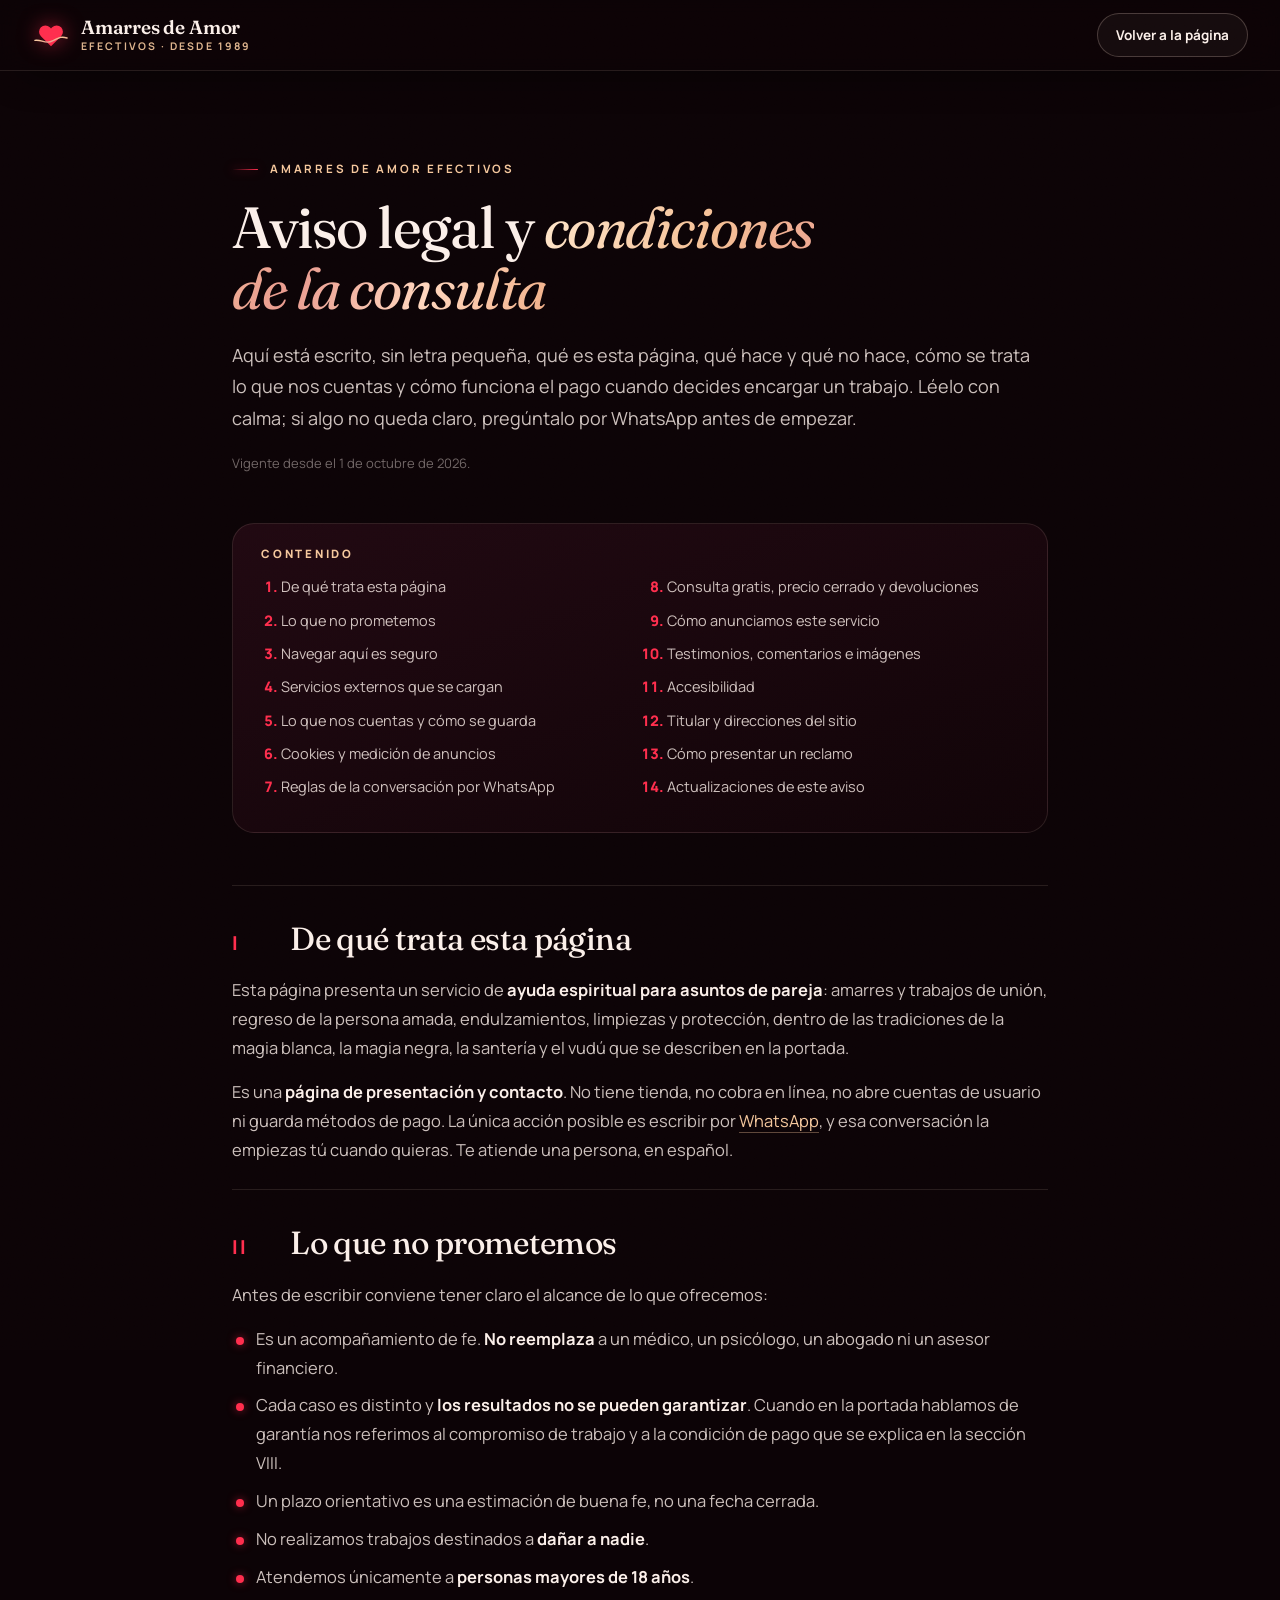
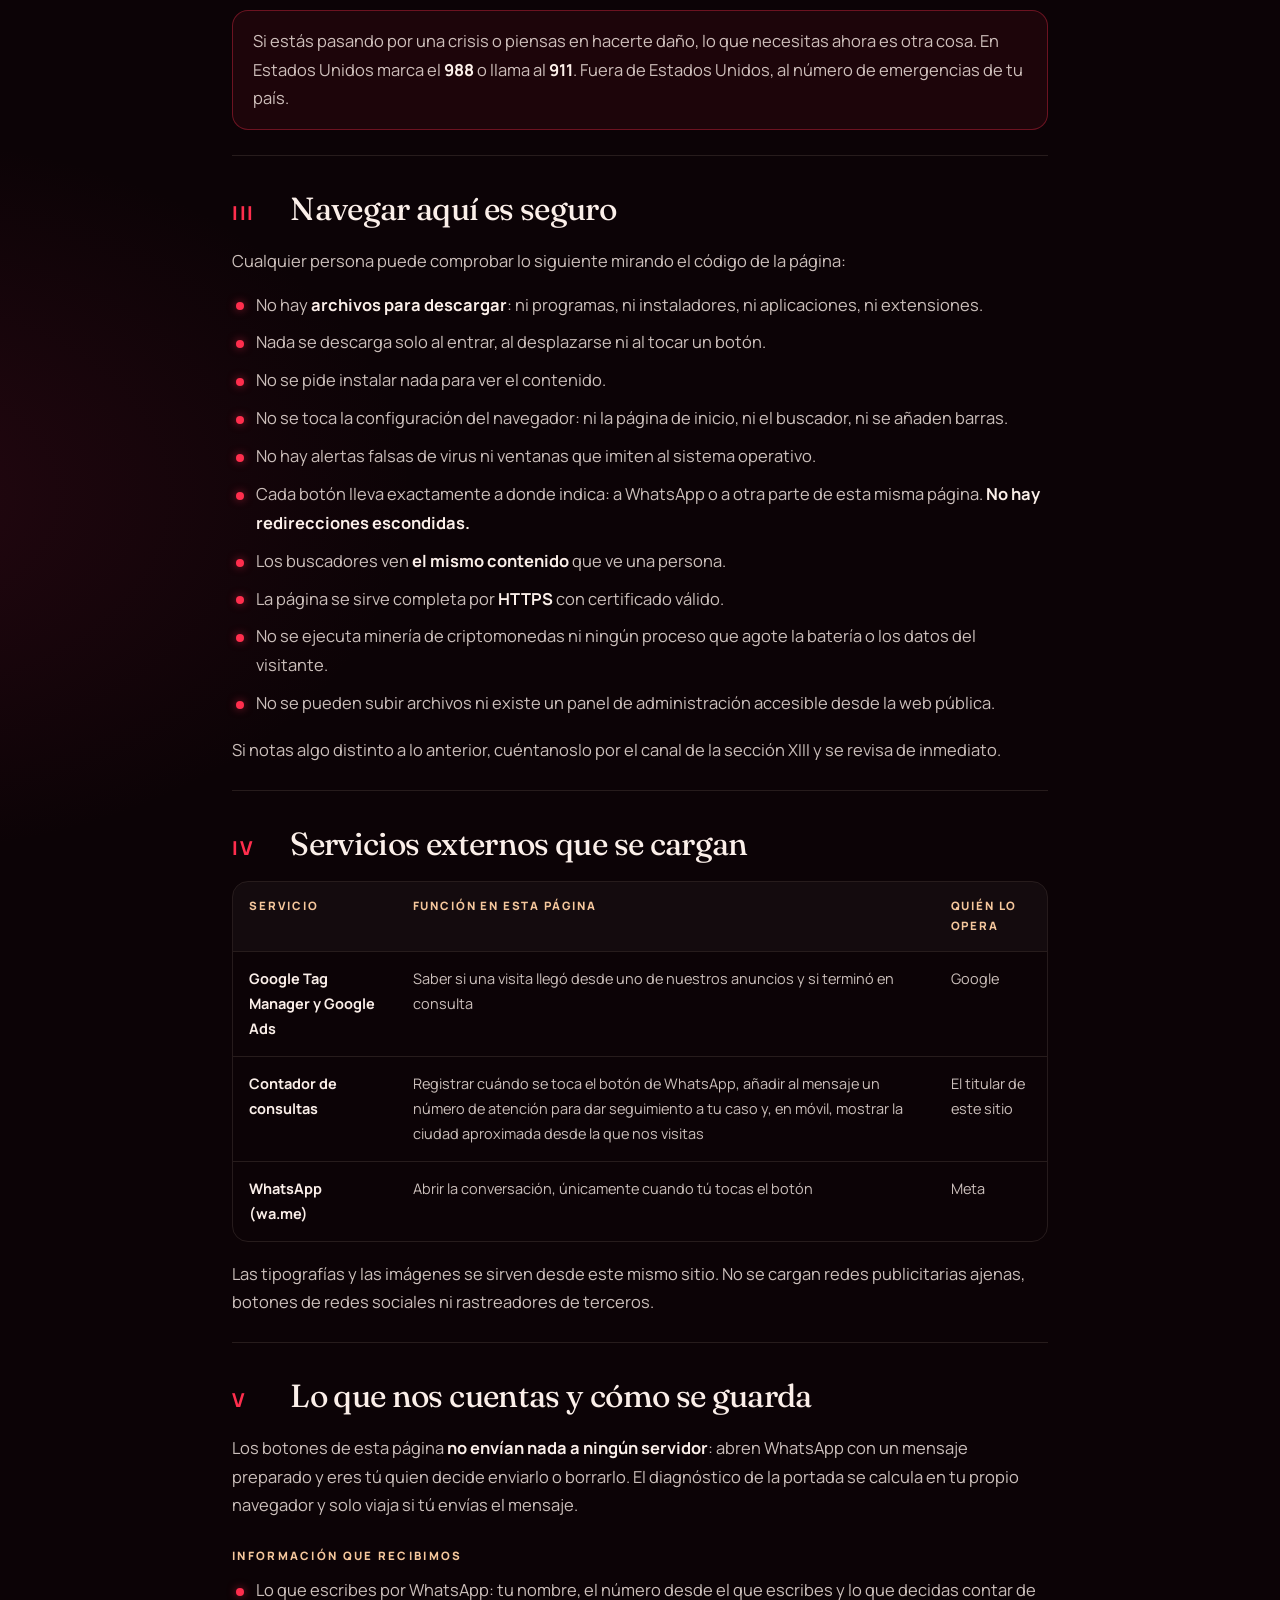
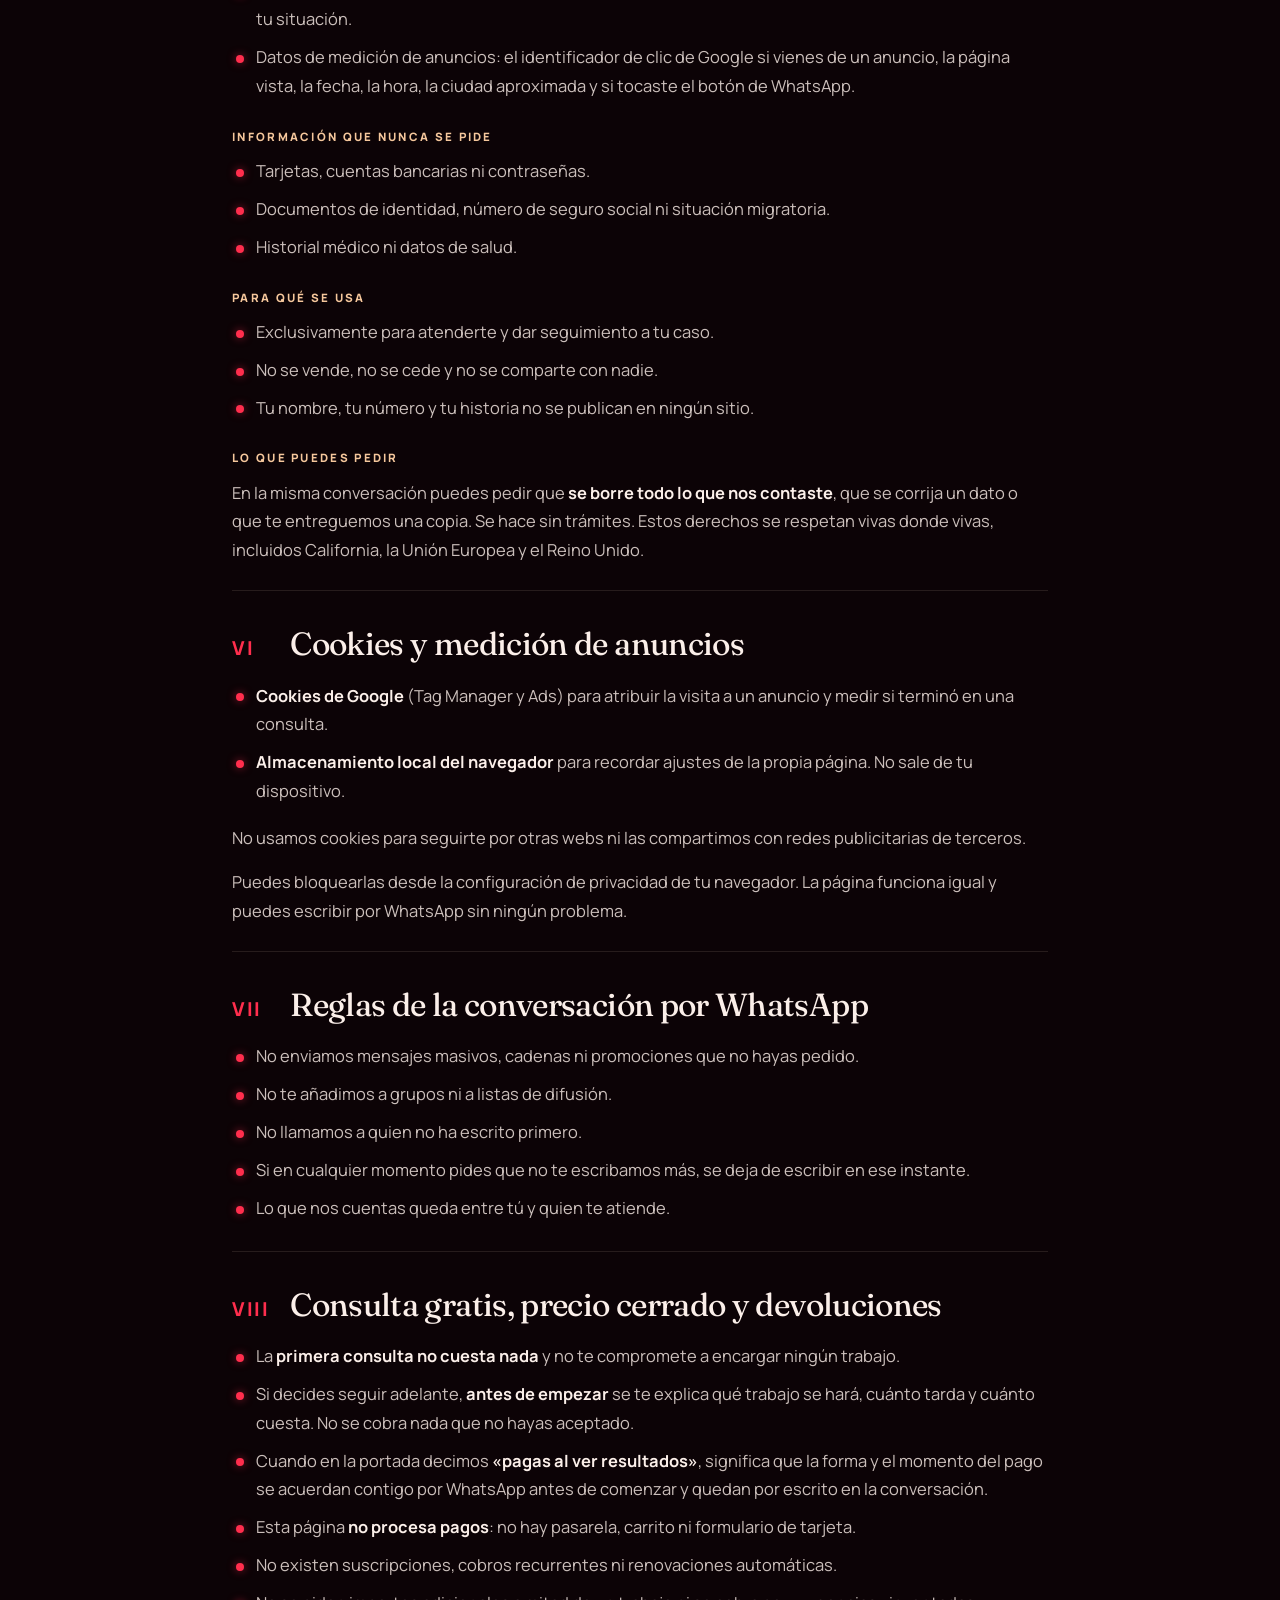
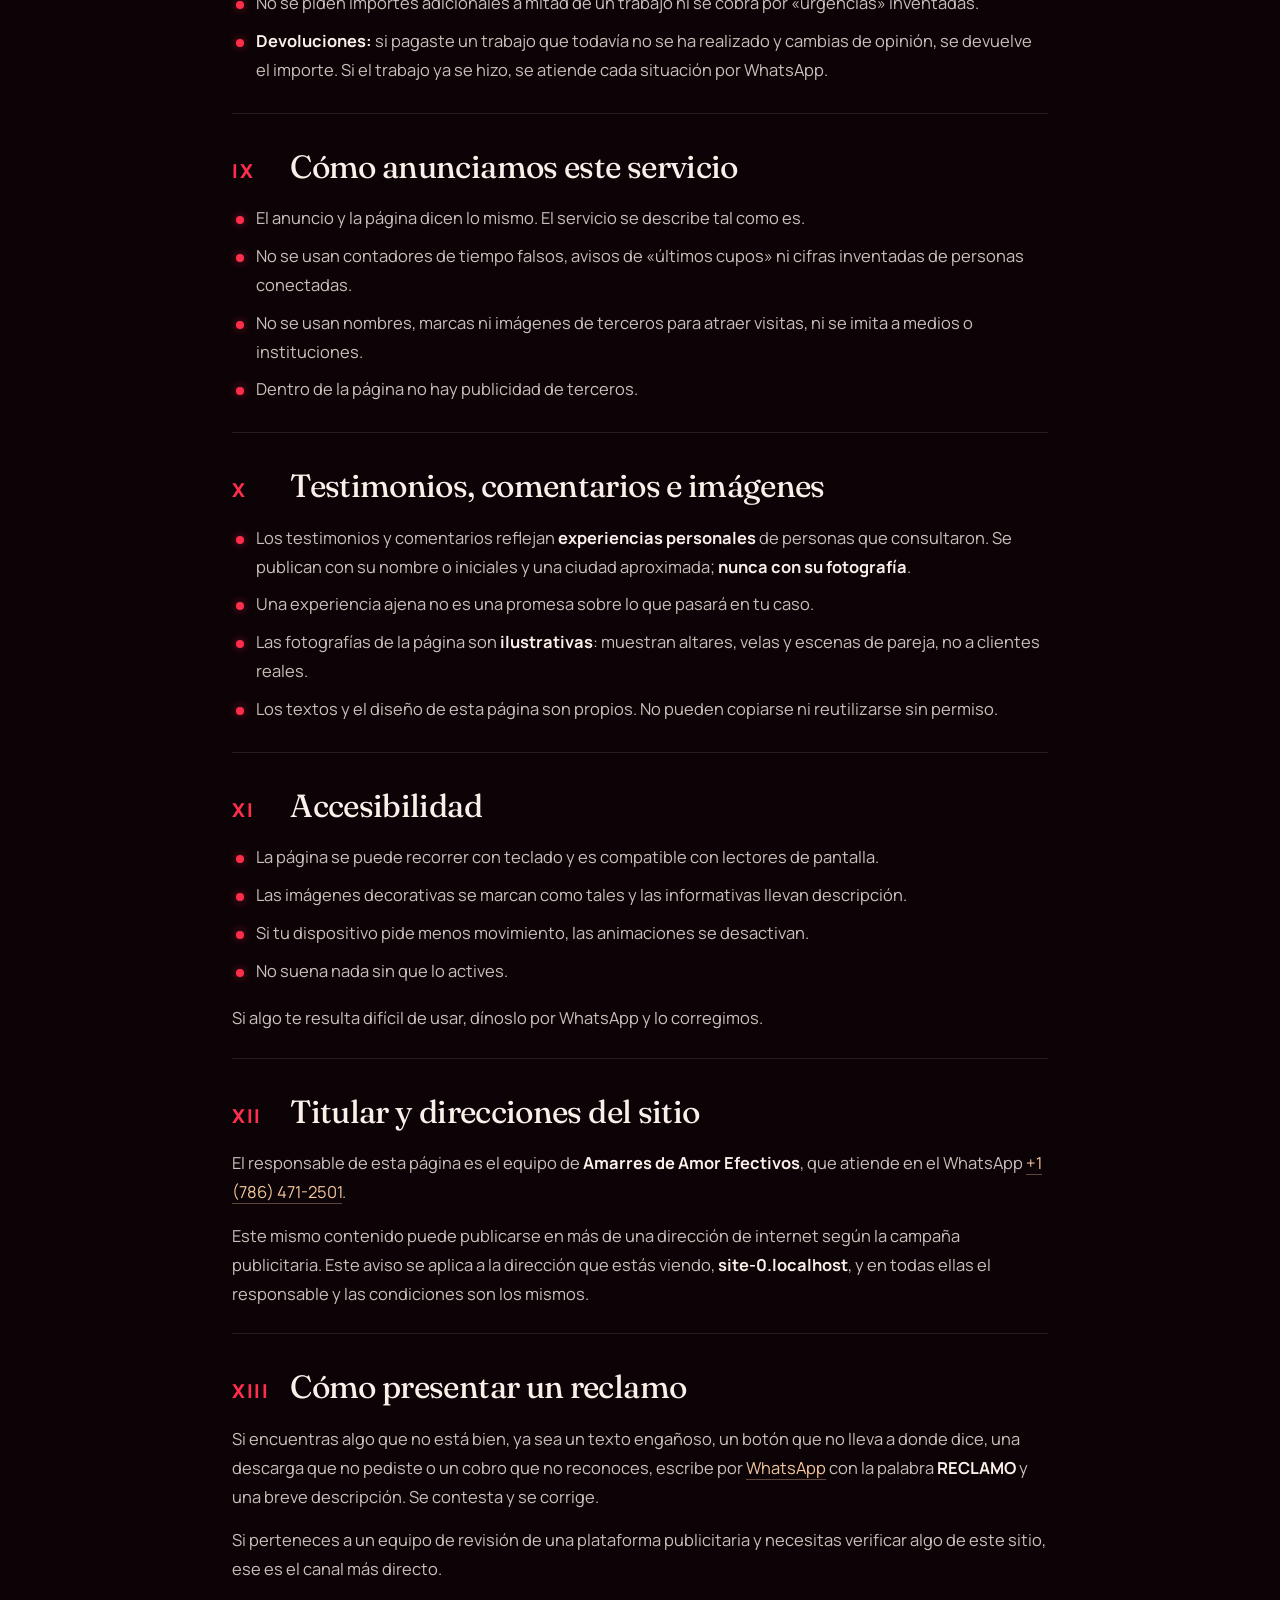
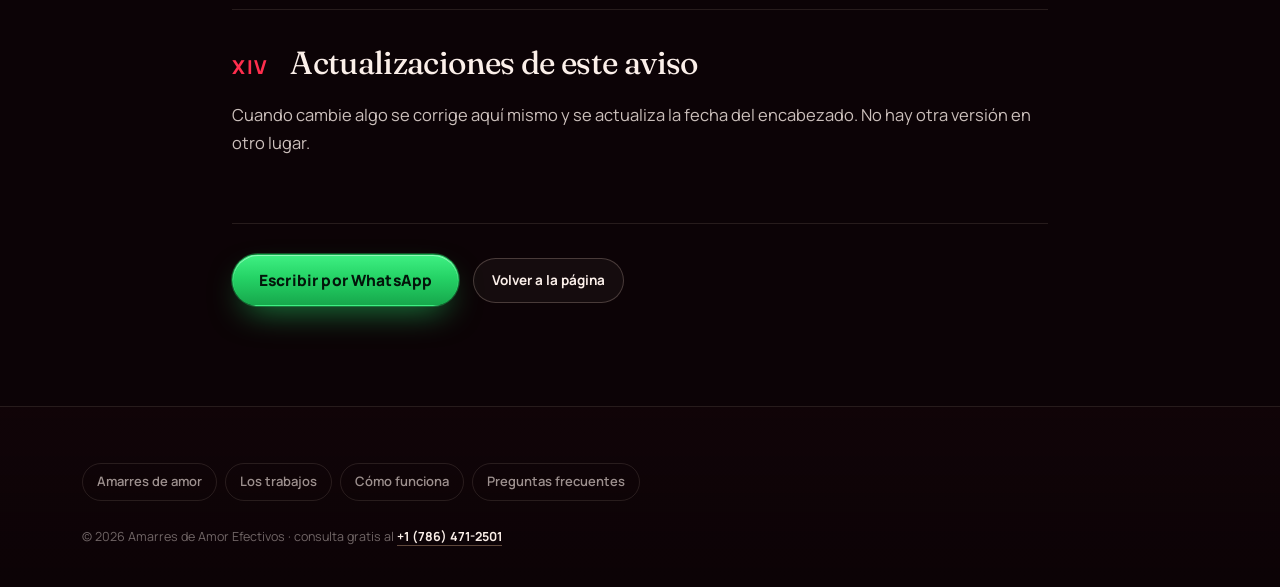
<file: politicas.html>
<!doctype html>
<html lang="es">
  <head>
    <meta charset="UTF-8" />
    <meta name="viewport" content="width=device-width, initial-scale=1.0, viewport-fit=cover" />
    <meta name="theme-color" content="#0c0306" />
    <meta name="robots" content="noindex, follow" />
    <meta name="description" content="Aviso legal, privacidad, seguridad y condiciones de la consulta de Amarres de Amor Efectivos." />
    <title>Aviso legal y condiciones · Amarres de Amor Efectivos</title>
    <link rel="preload" as="font" type="font/woff2" href="fonts/fraunces-latin.woff2" crossorigin />
    <link rel="preload" as="font" type="font/woff2" href="fonts/manrope-latin.woff2" crossorigin />
    <link rel="icon" href="data:image/svg+xml,%3Csvg xmlns='http://www.w3.org/2000/svg' viewBox='0 0 64 64'%3E%3Crect width='64' height='64' rx='14' fill='%230c0306'/%3E%3Cpath d='M32 51 15 34a10.5 10.5 0 0 1 15-15l2 2 2-2a10.5 10.5 0 0 1 15 15z' fill='%23ff2e4d'/%3E%3Cpath d='M6 40c10-2 16 6 26 2s14-10 26-6' fill='none' stroke='%23f5bf94' stroke-width='2.4' stroke-linecap='round'/%3E%3C/svg%3E" />
    <link rel="stylesheet" href="styles.css" />
    <link rel="stylesheet" href="politicas.css" />
  </head>
  <body class="pg-legal" data-pagina="aviso-legal">
    <svg width="0" height="0" style="position:absolute" aria-hidden="true" focusable="false">
      <defs>
        <linearGradient id="g-rosegold" x1="0" y1="0" x2="1" y2="1">
          <stop offset="0" stop-color="#ffe7cc" /><stop offset=".45" stop-color="#f5bf94" /><stop offset=".75" stop-color="#e99a8e" /><stop offset="1" stop-color="#ffd6bd" />
        </linearGradient>
      </defs>
    </svg>
    <span class="grain" aria-hidden="true"></span>

    <header class="top is-scrolled">
      <div class="top-in">
        <a class="brand" href="index.html" aria-label="Amarres de Amor Efectivos · inicio">
          <svg class="brand-mark" viewBox="0 0 64 64" aria-hidden="true">
            <path d="M32 51 15 34a10.5 10.5 0 0 1 15-15l2 2 2-2a10.5 10.5 0 0 1 15 15z" fill="currentColor" />
            <path d="M5 41c10-2 16 6 27 2s14-10 27-6" fill="none" stroke="url(#g-rosegold)" stroke-width="2.4" stroke-linecap="round" />
          </svg>
          <span class="brand-text"><b>Amarres de Amor</b><i>Efectivos · desde 1989</i></span>
        </a>
        <a class="volver" href="index.html">Volver a la página</a>
      </div>
    </header>

    <main class="legal" data-politicas-contenido>
      <header class="legal-cab">
        <p class="eyebrow">Amarres de Amor Efectivos</p>
        <h1>Aviso legal y <em>condiciones de la consulta</em></h1>
        <p class="legal-lead">
          Aquí está escrito, sin letra pequeña, qué es esta página, qué hace y qué no hace, cómo se trata lo que nos
          cuentas y cómo funciona el pago cuando decides encargar un trabajo. Léelo con calma; si algo no queda claro,
          pregúntalo por WhatsApp antes de empezar.
        </p>
        <p class="legal-fecha">Vigente desde el 1 de octubre de 2026.</p>
      </header>

      <nav class="legal-indice" aria-label="Contenido">
        <h2>Contenido</h2>
        <ol>
          <li><a href="#l-servicio">De qué trata esta página</a></li>
          <li><a href="#l-limites">Lo que no prometemos</a></li>
          <li><a href="#l-navegar">Navegar aquí es seguro</a></li>
          <li><a href="#l-terceros">Servicios externos que se cargan</a></li>
          <li><a href="#l-datos">Lo que nos cuentas y cómo se guarda</a></li>
          <li><a href="#l-cookies">Cookies y medición de anuncios</a></li>
          <li><a href="#l-whatsapp">Reglas de la conversación por WhatsApp</a></li>
          <li><a href="#l-pago">Consulta gratis, precio cerrado y devoluciones</a></li>
          <li><a href="#l-anuncios">Cómo anunciamos este servicio</a></li>
          <li><a href="#l-testimonios">Testimonios, comentarios e imágenes</a></li>
          <li><a href="#l-acceso">Accesibilidad</a></li>
          <li><a href="#l-titular">Titular y direcciones del sitio</a></li>
          <li><a href="#l-reclamo">Cómo presentar un reclamo</a></li>
          <li><a href="#l-cambios">Actualizaciones de este aviso</a></li>
        </ol>
      </nav>

      <section class="legal-sec" id="l-servicio">
        <h2><span class="num">I</span> De qué trata esta página</h2>
        <p>
          Esta página presenta un servicio de <strong>ayuda espiritual para asuntos de pareja</strong>: amarres y
          trabajos de unión, regreso de la persona amada, endulzamientos, limpiezas y protección, dentro de las
          tradiciones de la magia blanca, la magia negra, la santería y el vudú que se describen en la portada.
        </p>
        <p>
          Es una <strong>página de presentación y contacto</strong>. No tiene tienda, no cobra en línea, no abre cuentas
          de usuario ni guarda métodos de pago. La única acción posible es escribir por
          <a href="https://wa.me/17864712501" data-wa data-origen="aviso-legal" data-wa-text="Hola, tengo una pregunta sobre el aviso legal de la página." target="_blank" rel="noopener">WhatsApp</a>,
          y esa conversación la empiezas tú cuando quieras. Te atiende una persona, en español.
        </p>
      </section>

      <section class="legal-sec" id="l-limites">
        <h2><span class="num">II</span> Lo que no prometemos</h2>
        <p>Antes de escribir conviene tener claro el alcance de lo que ofrecemos:</p>
        <ul>
          <li>Es un acompañamiento de fe. <strong>No reemplaza</strong> a un médico, un psicólogo, un abogado ni un asesor financiero.</li>
          <li>Cada caso es distinto y <strong>los resultados no se pueden garantizar</strong>. Cuando en la portada hablamos de garantía nos referimos al compromiso de trabajo y a la condición de pago que se explica en la sección VIII.</li>
          <li>Un plazo orientativo es una estimación de buena fe, no una fecha cerrada.</li>
          <li>No realizamos trabajos destinados a <strong>dañar a nadie</strong>.</li>
          <li>Atendemos únicamente a <strong>personas mayores de 18 años</strong>.</li>
        </ul>
        <p class="aviso">
          Si estás pasando por una crisis o piensas en hacerte daño, lo que necesitas ahora es otra cosa. En Estados
          Unidos marca el <strong>988</strong> o llama al <strong>911</strong>. Fuera de Estados Unidos, al número de
          emergencias de tu país.
        </p>
      </section>

      <section class="legal-sec" id="l-navegar">
        <h2><span class="num">III</span> Navegar aquí es seguro</h2>
        <p>Cualquier persona puede comprobar lo siguiente mirando el código de la página:</p>
        <ul>
          <li>No hay <strong>archivos para descargar</strong>: ni programas, ni instaladores, ni aplicaciones, ni extensiones.</li>
          <li>Nada se descarga solo al entrar, al desplazarse ni al tocar un botón.</li>
          <li>No se pide instalar nada para ver el contenido.</li>
          <li>No se toca la configuración del navegador: ni la página de inicio, ni el buscador, ni se añaden barras.</li>
          <li>No hay alertas falsas de virus ni ventanas que imiten al sistema operativo.</li>
          <li>Cada botón lleva exactamente a donde indica: a WhatsApp o a otra parte de esta misma página. <strong>No hay redirecciones escondidas.</strong></li>
          <li>Los buscadores ven <strong>el mismo contenido</strong> que ve una persona.</li>
          <li>La página se sirve completa por <strong>HTTPS</strong> con certificado válido.</li>
          <li>No se ejecuta minería de criptomonedas ni ningún proceso que agote la batería o los datos del visitante.</li>
          <li>No se pueden subir archivos ni existe un panel de administración accesible desde la web pública.</li>
        </ul>
        <p>Si notas algo distinto a lo anterior, cuéntanoslo por el canal de la sección XIII y se revisa de inmediato.</p>
      </section>

      <section class="legal-sec" id="l-terceros">
        <h2><span class="num">IV</span> Servicios externos que se cargan</h2>
        <div class="tabla-caja">
          <table class="tabla">
            <thead>
              <tr><th>Servicio</th><th>Función en esta página</th><th>Quién lo opera</th></tr>
            </thead>
            <tbody>
              <tr><td>Google Tag Manager y Google Ads</td><td>Saber si una visita llegó desde uno de nuestros anuncios y si terminó en consulta</td><td>Google</td></tr>
              <tr><td>Contador de consultas</td><td>Registrar cuándo se toca el botón de WhatsApp, añadir al mensaje un número de atención para dar seguimiento a tu caso y, en móvil, mostrar la ciudad aproximada desde la que nos visitas</td><td>El titular de este sitio</td></tr>
              <tr><td>WhatsApp (wa.me)</td><td>Abrir la conversación, únicamente cuando tú tocas el botón</td><td>Meta</td></tr>
            </tbody>
          </table>
        </div>
        <p>Las tipografías y las imágenes se sirven desde este mismo sitio. No se cargan redes publicitarias ajenas, botones de redes sociales ni rastreadores de terceros.</p>
      </section>

      <section class="legal-sec" id="l-datos">
        <h2><span class="num">V</span> Lo que nos cuentas y cómo se guarda</h2>
        <p>
          Los botones de esta página <strong>no envían nada a ningún servidor</strong>: abren WhatsApp con un mensaje
          preparado y eres tú quien decide enviarlo o borrarlo. El diagnóstico de la portada se calcula en tu propio
          navegador y solo viaja si tú envías el mensaje.
        </p>
        <h3>Información que recibimos</h3>
        <ul>
          <li>Lo que escribes por WhatsApp: tu nombre, el número desde el que escribes y lo que decidas contar de tu situación.</li>
          <li>Datos de medición de anuncios: el identificador de clic de Google si vienes de un anuncio, la página vista, la fecha, la hora, la ciudad aproximada y si tocaste el botón de WhatsApp.</li>
        </ul>
        <h3>Información que nunca se pide</h3>
        <ul>
          <li>Tarjetas, cuentas bancarias ni contraseñas.</li>
          <li>Documentos de identidad, número de seguro social ni situación migratoria.</li>
          <li>Historial médico ni datos de salud.</li>
        </ul>
        <h3>Para qué se usa</h3>
        <ul>
          <li>Exclusivamente para atenderte y dar seguimiento a tu caso.</li>
          <li>No se vende, no se cede y no se comparte con nadie.</li>
          <li>Tu nombre, tu número y tu historia no se publican en ningún sitio.</li>
        </ul>
        <h3>Lo que puedes pedir</h3>
        <p>
          En la misma conversación puedes pedir que <strong>se borre todo lo que nos contaste</strong>, que se corrija
          un dato o que te entreguemos una copia. Se hace sin trámites. Estos derechos se respetan vivas donde vivas,
          incluidos California, la Unión Europea y el Reino Unido.
        </p>
      </section>

      <section class="legal-sec" id="l-cookies">
        <h2><span class="num">VI</span> Cookies y medición de anuncios</h2>
        <ul>
          <li><strong>Cookies de Google</strong> (Tag Manager y Ads) para atribuir la visita a un anuncio y medir si terminó en una consulta.</li>
          <li><strong>Almacenamiento local del navegador</strong> para recordar ajustes de la propia página. No sale de tu dispositivo.</li>
        </ul>
        <p>No usamos cookies para seguirte por otras webs ni las compartimos con redes publicitarias de terceros.</p>
        <p>Puedes bloquearlas desde la configuración de privacidad de tu navegador. La página funciona igual y puedes escribir por WhatsApp sin ningún problema.</p>
      </section>

      <section class="legal-sec" id="l-whatsapp">
        <h2><span class="num">VII</span> Reglas de la conversación por WhatsApp</h2>
        <ul>
          <li>No enviamos mensajes masivos, cadenas ni promociones que no hayas pedido.</li>
          <li>No te añadimos a grupos ni a listas de difusión.</li>
          <li>No llamamos a quien no ha escrito primero.</li>
          <li>Si en cualquier momento pides que no te escribamos más, se deja de escribir en ese instante.</li>
          <li>Lo que nos cuentas queda entre tú y quien te atiende.</li>
        </ul>
      </section>

      <section class="legal-sec" id="l-pago">
        <h2><span class="num">VIII</span> Consulta gratis, precio cerrado y devoluciones</h2>
        <ul>
          <li>La <strong>primera consulta no cuesta nada</strong> y no te compromete a encargar ningún trabajo.</li>
          <li>Si decides seguir adelante, <strong>antes de empezar</strong> se te explica qué trabajo se hará, cuánto tarda y cuánto cuesta. No se cobra nada que no hayas aceptado.</li>
          <li>Cuando en la portada decimos <strong>«pagas al ver resultados»</strong>, significa que la forma y el momento del pago se acuerdan contigo por WhatsApp antes de comenzar y quedan por escrito en la conversación.</li>
          <li>Esta página <strong>no procesa pagos</strong>: no hay pasarela, carrito ni formulario de tarjeta.</li>
          <li>No existen suscripciones, cobros recurrentes ni renovaciones automáticas.</li>
          <li>No se piden importes adicionales a mitad de un trabajo ni se cobra por «urgencias» inventadas.</li>
          <li><strong>Devoluciones:</strong> si pagaste un trabajo que todavía no se ha realizado y cambias de opinión, se devuelve el importe. Si el trabajo ya se hizo, se atiende cada situación por WhatsApp.</li>
        </ul>
      </section>

      <section class="legal-sec" id="l-anuncios">
        <h2><span class="num">IX</span> Cómo anunciamos este servicio</h2>
        <ul>
          <li>El anuncio y la página dicen lo mismo. El servicio se describe tal como es.</li>
          <li>No se usan contadores de tiempo falsos, avisos de «últimos cupos» ni cifras inventadas de personas conectadas.</li>
          <li>No se usan nombres, marcas ni imágenes de terceros para atraer visitas, ni se imita a medios o instituciones.</li>
          <li>Dentro de la página no hay publicidad de terceros.</li>
        </ul>
      </section>

      <section class="legal-sec" id="l-testimonios">
        <h2><span class="num">X</span> Testimonios, comentarios e imágenes</h2>
        <ul>
          <li>Los testimonios y comentarios reflejan <strong>experiencias personales</strong> de personas que consultaron. Se publican con su nombre o iniciales y una ciudad aproximada; <strong>nunca con su fotografía</strong>.</li>
          <li>Una experiencia ajena no es una promesa sobre lo que pasará en tu caso.</li>
          <li>Las fotografías de la página son <strong>ilustrativas</strong>: muestran altares, velas y escenas de pareja, no a clientes reales.</li>
          <li>Los textos y el diseño de esta página son propios. No pueden copiarse ni reutilizarse sin permiso.</li>
        </ul>
      </section>

      <section class="legal-sec" id="l-acceso">
        <h2><span class="num">XI</span> Accesibilidad</h2>
        <ul>
          <li>La página se puede recorrer con teclado y es compatible con lectores de pantalla.</li>
          <li>Las imágenes decorativas se marcan como tales y las informativas llevan descripción.</li>
          <li>Si tu dispositivo pide menos movimiento, las animaciones se desactivan.</li>
          <li>No suena nada sin que lo actives.</li>
        </ul>
        <p>Si algo te resulta difícil de usar, dínoslo por WhatsApp y lo corregimos.</p>
      </section>

      <section class="legal-sec" id="l-titular">
        <h2><span class="num">XII</span> Titular y direcciones del sitio</h2>
        <p>
          El responsable de esta página es el equipo de <strong>Amarres de Amor Efectivos</strong>, que atiende en el
          WhatsApp <a href="https://wa.me/17864712501" data-wa data-origen="aviso-legal-numero" data-wa-numero target="_blank" rel="noopener">+17864712501</a>.
        </p>
        <p>
          Este mismo contenido puede publicarse en más de una dirección de internet según la campaña publicitaria. Este
          aviso se aplica a la dirección que estás viendo, <strong><span data-dominio>este sitio</span></strong>, y en
          todas ellas el responsable y las condiciones son los mismos.
        </p>
      </section>

      <section class="legal-sec" id="l-reclamo">
        <h2><span class="num">XIII</span> Cómo presentar un reclamo</h2>
        <p>
          Si encuentras algo que no está bien, ya sea un texto engañoso, un botón que no lleva a donde dice, una
          descarga que no pediste o un cobro que no reconoces, escribe por
          <a href="https://wa.me/17864712501" data-wa data-origen="aviso-legal-reclamo" data-wa-text="RECLAMO: " target="_blank" rel="noopener">WhatsApp</a>
          con la palabra <strong>RECLAMO</strong> y una breve descripción. Se contesta y se corrige.
        </p>
        <p>Si perteneces a un equipo de revisión de una plataforma publicitaria y necesitas verificar algo de este sitio, ese es el canal más directo.</p>
      </section>

      <section class="legal-sec" id="l-cambios">
        <h2><span class="num">XIV</span> Actualizaciones de este aviso</h2>
        <p>Cuando cambie algo se corrige aquí mismo y se actualiza la fecha del encabezado. No hay otra versión en otro lugar.</p>
      </section>

      <p class="legal-pie">
        <a class="btn btn-wa" href="https://wa.me/17864712501" data-wa data-origen="aviso-legal-pie" data-wa-text="Hola, vengo del aviso legal de la página y quiero hacer una consulta." target="_blank" rel="noopener">Escribir por WhatsApp</a>
        <a class="volver" href="index.html">Volver a la página</a>
      </p>
    </main>

    <footer class="foot">
      <div class="wrap foot-in">
        <nav class="pol-enlaces" aria-label="Enlaces del sitio">
          <a href="index.html">Amarres de amor</a>
          <a href="index.html#amarres">Los trabajos</a>
          <a href="index.html#proceso">Cómo funciona</a>
          <a href="index.html#preguntas">Preguntas frecuentes</a>
        </nav>
        <p class="foot-copy">© <span data-year>2026</span> Amarres de Amor Efectivos · consulta gratis al
          <a href="https://wa.me/17864712501" data-wa data-origen="pie-legal" data-wa-numero target="_blank" rel="noopener">+17864712501</a>
        </p>
      </div>
    </footer>

    <script src="script.js" defer></script>
  </body>
</html>
</file>
<file: styles.css>
/* ═══════════════════════════════════════════════════════════════════════
   AMARRES DE AMOR EFECTIVOS · sistema «Hilo rojo»
   Vino profundo, oro rosa y un hilo rojo que ata la página de arriba abajo:
   adorno bajo cada título, línea del proceso, lazo alrededor del hero.
   El verde de WhatsApp no se usa en nada más: el ojo siempre encuentra la acción.
   ═══════════════════════════════════════════════════════════════════════ */

@font-face {
  font-family: "Fraunces";
  font-style: normal;
  font-weight: 300 700;
  font-display: swap;
  src: url("fonts/fraunces-latin.woff2") format("woff2");
}
@font-face {
  font-family: "Fraunces";
  font-style: italic;
  font-weight: 300 700;
  font-display: swap;
  src: url("fonts/fraunces-italic-latin.woff2") format("woff2");
}
@font-face {
  font-family: "Manrope";
  font-style: normal;
  font-weight: 400 800;
  font-display: swap;
  src: url("fonts/manrope-latin.woff2") format("woff2");
}

/* Para animar el trazo del hilo dentro de <use> */
@property --trazo {
  syntax: "<number>";
  inherits: true;
  initial-value: 0;
}

:root {
  --ink: #0c0306;
  --night: #130509;
  --wine: #1c0810;
  --wine-2: #280c17;
  --velvet: #3b1124;
  --line: rgba(255, 222, 208, 0.11);
  --line-2: rgba(255, 222, 208, 0.22);
  --text: #fbefe9;
  --soft: rgba(251, 239, 233, 0.8);
  --mute: rgba(251, 239, 233, 0.6);
  --faint: rgba(251, 239, 233, 0.42);

  --thread: #ff2e4d;
  --thread-glow: rgba(255, 46, 77, 0.55);
  --rose: #ff6b85;
  --blush: #ffc9c7;
  --gold: #f5c79c;
  --gold-2: #e6a483;
  --rg: linear-gradient(110deg, #ffe7cc 0%, #f5bf94 30%, #e99a8e 56%, #ffd6bd 78%, #f0ae86 100%);

  --wa: #25d366;
  --wa-hi: #3ff083;
  --wa-lo: #17a84c;
  --wa-ink: #03140a;

  --ff-d: "Fraunces", "Iowan Old Style", "Times New Roman", serif;
  --ff-t: "Manrope", system-ui, -apple-system, "Segoe UI", Roboto, sans-serif;

  --r-xl: 30px;
  --r-lg: 22px;
  --r-md: 16px;
  --r-sm: 12px;
  --wrap: 1180px;
  --gutter: clamp(18px, 4.5vw, 32px);
  --header-h: 70px;
  --ease: cubic-bezier(0.22, 1, 0.36, 1);
  --shadow: 0 40px 90px -40px rgba(0, 0, 0, 0.9);
  --geobar-h: 0px;
}

/* ─── Base ─────────────────────────────────────────────────────────── */
*,
*::before,
*::after { box-sizing: border-box; }

html {
  -webkit-text-size-adjust: 100%;
  scroll-behavior: smooth;
  scroll-padding-top: calc(var(--header-h) + var(--geobar-h) + 12px);
}
@media (prefers-reduced-motion: reduce) { html { scroll-behavior: auto; } }

body {
  margin: 0;
  min-height: 100vh;
  font-family: var(--ff-t);
  font-size: 16.5px;
  line-height: 1.65;
  color: var(--soft);
  background:
    radial-gradient(1200px 700px at 85% -10%, rgba(255, 46, 77, 0.13), transparent 60%),
    radial-gradient(900px 600px at -10% 30%, rgba(122, 22, 54, 0.22), transparent 60%),
    var(--ink);
  -webkit-font-smoothing: antialiased;
  -moz-osx-font-smoothing: grayscale;
  text-rendering: optimizeLegibility;
  overflow-x: hidden;
}

[hidden] { display: none !important; }
img, svg { display: block; max-width: 100%; }
img { height: auto; }
a { color: inherit; text-decoration: none; }
button { font: inherit; color: inherit; cursor: pointer; }
b, strong { color: var(--text); font-weight: 700; }
p { margin: 0 0 1em; }
h1, h2, h3 { margin: 0; color: var(--text); font-weight: 500; }
ul, ol { margin: 0; padding: 0; list-style: none; }
figure { margin: 0; }
::selection { background: var(--thread); color: #fff; }

:focus-visible { outline: 2px solid var(--gold); outline-offset: 3px; border-radius: 6px; }

.sr-only {
  position: absolute !important; width: 1px; height: 1px; padding: 0; margin: -1px;
  overflow: hidden; clip: rect(0, 0, 0, 0); white-space: nowrap; border: 0;
}

.skip {
  position: fixed; left: 12px; top: -60px; z-index: 200;
  padding: 10px 16px; border-radius: 10px;
  background: var(--text); color: var(--ink); font-weight: 700;
  transition: top 0.2s var(--ease);
}
.skip:focus { top: 12px; }

.wrap {
  width: 100%;
  max-width: var(--wrap);
  margin: 0 auto;
  padding: 0 var(--gutter);
}

/* Grano de película sobre todo: le quita el aspecto digital a los degradados */
.grain {
  position: fixed; inset: -50%; z-index: 90; pointer-events: none;
  opacity: 0.07; mix-blend-mode: overlay;
  background-image: url("data:image/svg+xml,%3Csvg xmlns='http://www.w3.org/2000/svg' width='160' height='160'%3E%3Cfilter id='n'%3E%3CfeTurbulence type='fractalNoise' baseFrequency='.85' numOctaves='3' stitchTiles='stitch'/%3E%3C/filter%3E%3Crect width='100%25' height='100%25' filter='url(%23n)'/%3E%3C/svg%3E");
  animation: grano 1.2s steps(6) infinite;
}
@keyframes grano {
  0% { transform: translate(0, 0); }
  20% { transform: translate(-3%, 2%); }
  40% { transform: translate(2%, -3%); }
  60% { transform: translate(-2%, -1%); }
  80% { transform: translate(3%, 3%); }
  100% { transform: translate(0, 0); }
}

/* ─── Tipografía de sección ────────────────────────────────────────── */
.eyebrow {
  display: inline-flex; align-items: center; gap: 12px;
  margin: 0 0 18px;
  font-family: var(--ff-t);
  font-size: 11.5px; font-weight: 700;
  letter-spacing: 0.24em; text-transform: uppercase;
  color: var(--gold);
}
.eyebrow::before {
  content: ""; width: 26px; height: 1.5px; border-radius: 2px;
  background: linear-gradient(90deg, transparent, var(--thread));
  box-shadow: 0 0 10px var(--thread-glow);
}

h2 {
  font-family: var(--ff-d);
  font-optical-sizing: auto;
  font-size: clamp(32px, 1.2rem + 3.3vw, 54px);
  line-height: 1.04;
  letter-spacing: -0.02em;
  font-weight: 450;
  text-wrap: balance;
}
h2 em, h1 em, .turn-q em {
  font-style: italic;
  font-weight: 400;
  background: var(--rg);
  -webkit-background-clip: text;
  background-clip: text;
  color: transparent;
  padding-right: 0.06em;
}

.sec-head {
  max-width: 760px;
  margin: 0 auto clamp(38px, 6vw, 64px);
  text-align: center;
  display: flex; flex-direction: column; align-items: center;
}
.sec-head-left { margin-left: 0; text-align: left; align-items: flex-start; }
.sec-sub {
  margin: 20px 0 0;
  max-width: 600px;
  font-size: clamp(15.5px, 1.4vw, 17.5px);
  color: var(--mute);
  text-wrap: pretty;
}
.sec-sub b { color: var(--soft); }

/* El hilo bajo el título: se dibuja al aparecer */
.hilo {
  width: 220px; height: 26px; margin-top: 18px;
  color: var(--thread);
  filter: drop-shadow(0 0 6px var(--thread-glow));
  --trazo: 0;
}
.js .hilo { --trazo: 1; transition: --trazo 1.8s var(--ease) 0.25s; }
.js .is-in .hilo, .js .hilo.is-in { --trazo: 0; }

/* ─── Botones ──────────────────────────────────────────────────────── */
.btn {
  position: relative;
  display: inline-flex; align-items: center; justify-content: center; gap: 10px;
  min-height: 52px; padding: 14px 26px;
  border: 1px solid transparent; border-radius: 999px;
  font-family: var(--ff-t); font-size: 15.5px; font-weight: 800; letter-spacing: 0.01em;
  line-height: 1.2; text-align: center;
  transition: transform 0.35s var(--ease), box-shadow 0.35s var(--ease), background-color 0.35s var(--ease), border-color 0.35s var(--ease), color 0.35s var(--ease);
  -webkit-tap-highlight-color: transparent;
  isolation: isolate; overflow: hidden;
}
.btn svg { width: 21px; height: 21px; flex: none; }
.btn:active { transform: translateY(1px) scale(0.99); }

.btn-wa {
  color: var(--wa-ink);
  background: linear-gradient(180deg, var(--wa-hi) 0%, var(--wa) 45%, var(--wa-lo) 100%);
  box-shadow:
    0 14px 34px -12px rgba(37, 211, 102, 0.7),
    0 0 0 1px rgba(37, 211, 102, 0.35),
    inset 0 1px 0 rgba(255, 255, 255, 0.45);
}
.btn-wa::after {
  content: ""; position: absolute; inset: 0; z-index: -1;
  background: linear-gradient(100deg, transparent 30%, rgba(255, 255, 255, 0.55) 48%, transparent 66%);
  transform: translateX(-120%);
  animation: brillo 4.8s var(--ease) 2s infinite;
}
@keyframes brillo { 0%, 70% { transform: translateX(-120%); } 100% { transform: translateX(120%); } }
@media (hover: hover) {
  .btn-wa:hover {
    transform: translateY(-2px);
    box-shadow: 0 20px 44px -12px rgba(37, 211, 102, 0.85), 0 0 0 1px rgba(63, 240, 131, 0.6), inset 0 1px 0 rgba(255, 255, 255, 0.5);
  }
}

.btn-ghost {
  color: var(--text);
  background: rgba(255, 240, 232, 0.04);
  border-color: var(--line-2);
  backdrop-filter: blur(8px);
}
@media (hover: hover) {
  .btn-ghost:hover { border-color: var(--gold); color: var(--gold); background: rgba(245, 199, 156, 0.07); transform: translateY(-2px); }
}

.btn-sm { min-height: 42px; padding: 10px 18px; font-size: 14px; }
.btn-sm svg { width: 18px; height: 18px; }
.btn-lg { min-height: 58px; padding: 16px 26px; font-size: 16px; }
.btn-xl { min-height: 66px; padding: 18px 36px; font-size: clamp(16px, 1.6vw, 19px); }
.btn-xl svg { width: 25px; height: 25px; }

/* ─── Revelados ────────────────────────────────────────────────────── */
.js [data-reveal] {
  opacity: 0;
  transform: translateY(22px);
  transition: opacity 0.9s var(--ease) var(--d, 0ms), transform 0.9s var(--ease) var(--d, 0ms);
}
.js [data-reveal].is-in { opacity: 1; transform: none; }

/* Marco en arco: la ventana de capilla que repite toda la página */
.arch {
  position: relative;
  border-radius: 999px 999px var(--r-lg) var(--r-lg);
  overflow: hidden;
  isolation: isolate;
  background: var(--wine);
}
.arch::after {
  content: ""; position: absolute; inset: 0; border-radius: inherit; pointer-events: none;
  padding: 1px;
  background: linear-gradient(180deg, rgba(255, 220, 190, 0.55), rgba(255, 46, 77, 0.25) 60%, rgba(255, 220, 190, 0.1));
  -webkit-mask: linear-gradient(#000 0 0) content-box, linear-gradient(#000 0 0);
  -webkit-mask-composite: xor;
  mask-composite: exclude;
}
.arch img { width: 100%; height: 100%; object-fit: cover; }

/* ═══════════════════ CABECERA ═══════════════════ */
.top {
  position: fixed; left: 0; right: 0; top: var(--geobar-h); z-index: 60;
  transition: background-color 0.4s var(--ease), box-shadow 0.4s var(--ease), border-color 0.4s var(--ease), top 0.3s var(--ease);
  border-bottom: 1px solid transparent;
}
.top.is-scrolled {
  background: rgba(12, 3, 6, 0.78);
  backdrop-filter: saturate(150%) blur(16px);
  -webkit-backdrop-filter: saturate(150%) blur(16px);
  border-bottom-color: var(--line);
  box-shadow: 0 18px 40px -24px rgba(0, 0, 0, 0.9);
}
.top-in {
  max-width: 1280px; margin: 0 auto;
  height: var(--header-h);
  padding: 0 var(--gutter);
  display: flex; align-items: center; gap: 22px;
}
.brand { display: inline-flex; align-items: center; gap: 11px; flex: none; }
.brand-mark { width: 38px; height: 38px; color: var(--thread); filter: drop-shadow(0 0 10px var(--thread-glow)); }
.brand-text { display: grid; line-height: 1.05; }
.brand-text b { font-family: var(--ff-d); font-size: 19px; font-weight: 600; letter-spacing: -0.01em; }
.brand-text i { font-style: normal; font-size: 10.5px; font-weight: 700; letter-spacing: 0.2em; text-transform: uppercase; color: var(--gold); opacity: 0.9; margin-top: 3px; }

.menu { display: flex; gap: 4px; margin-left: auto; }
.menu a {
  position: relative; padding: 8px 12px; border-radius: 999px;
  font-size: 14px; font-weight: 600; color: var(--mute);
  transition: color 0.25s var(--ease), background-color 0.25s var(--ease);
}
.menu a:hover { color: var(--text); background: rgba(255, 240, 232, 0.05); }

.top-live {
  display: none; align-items: center; gap: 8px;
  font-size: 12.5px; font-weight: 700; color: var(--mute);
}
.top-live i, .dot-live {
  position: relative; display: inline-block; width: 8px; height: 8px; border-radius: 50%;
  background: var(--wa); box-shadow: 0 0 10px var(--wa);
}
.top-live i::after, .dot-live::after {
  content: ""; position: absolute; inset: -4px; border-radius: 50%;
  border: 1.5px solid var(--wa); opacity: 0;
  animation: latido-vivo 2.2s var(--ease) infinite;
}
@keyframes latido-vivo { 0% { transform: scale(0.5); opacity: 0.9; } 100% { transform: scale(2); opacity: 0; } }

.top-cta { flex: none; }
.top-progress {
  position: absolute; left: 0; bottom: -1px; height: 2px; width: var(--p, 0%);
  background: linear-gradient(90deg, var(--thread), var(--gold));
  box-shadow: 0 0 12px var(--thread-glow);
  transition: width 0.1s linear;
}

.burger {
  display: none;
  width: 44px; height: 44px; border-radius: 12px;
  border: 1px solid var(--line-2); background: rgba(255, 240, 232, 0.04);
  padding: 0; position: relative; flex: none;
}
.burger span {
  position: absolute; left: 12px; right: 12px; height: 1.8px; border-radius: 2px; background: var(--text);
  transition: transform 0.35s var(--ease), opacity 0.25s var(--ease);
}
.burger span:nth-child(1) { top: 15px; }
.burger span:nth-child(2) { top: 21px; }
.burger span:nth-child(3) { top: 27px; }
.burger[aria-expanded="true"] span:nth-child(1) { transform: translateY(6px) rotate(45deg); }
.burger[aria-expanded="true"] span:nth-child(2) { opacity: 0; }
.burger[aria-expanded="true"] span:nth-child(3) { transform: translateY(-6px) rotate(-45deg); }

@media (min-width: 1140px) { .top-live { display: inline-flex; } }

@media (max-width: 1023px) {
  .menu {
    position: fixed; left: 12px; right: 12px; top: calc(var(--header-h) + var(--geobar-h) + 6px);
    flex-direction: column; gap: 2px; padding: 12px;
    border-radius: var(--r-lg); border: 1px solid var(--line-2);
    background: rgba(19, 5, 9, 0.96); backdrop-filter: blur(16px);
    box-shadow: var(--shadow);
    opacity: 0; visibility: hidden; transform: translateY(-10px);
    transition: opacity 0.3s var(--ease), transform 0.3s var(--ease), visibility 0s linear 0.3s;
  }
  .menu.is-open { opacity: 1; visibility: visible; transform: none; transition-delay: 0s; }
  .menu a { padding: 14px 16px; font-size: 16px; color: var(--soft); border-radius: 12px; }
  .burger { display: block; margin-left: auto; }
  .top-cta { order: 2; }
  .burger { order: 3; }
  .top-in { gap: 10px; }
}
@media (max-width: 520px) {
  .top-cta span { display: none; }
  .top-cta { width: 44px; min-height: 44px; padding: 0; }
  .brand-text b { font-size: 17px; }
  .brand-mark { width: 34px; height: 34px; }
}

/* ═══════════════════ HERO ═══════════════════ */
.hero {
  position: relative;
  padding: calc(var(--header-h) + var(--geobar-h) + clamp(28px, 6vw, 72px)) 0 clamp(64px, 9vw, 110px);
  overflow: hidden;
}
.hero-glow {
  position: absolute; z-index: -1; pointer-events: none;
  width: 900px; height: 900px; right: -260px; top: -200px;
  background: radial-gradient(circle, rgba(255, 46, 77, 0.22), rgba(255, 46, 77, 0.06) 40%, transparent 65%);
  filter: blur(10px);
  animation: respira 7s ease-in-out infinite alternate;
}
@keyframes respira { from { transform: scale(0.94); opacity: 0.8; } to { transform: scale(1.06); opacity: 1; } }

.embers { position: absolute; inset: 0; z-index: -1; pointer-events: none; }
.embers i {
  position: absolute; bottom: -10px; width: 3px; height: 3px; border-radius: 50%;
  background: #ffd9a8; box-shadow: 0 0 10px 2px rgba(255, 120, 80, 0.75);
  opacity: 0; animation: brasa 9s linear infinite;
}
.embers i:nth-child(1) { left: 8%; animation-delay: 0s; }
.embers i:nth-child(2) { left: 22%; animation-delay: 2.6s; animation-duration: 11s; }
.embers i:nth-child(3) { left: 37%; animation-delay: 5.2s; }
.embers i:nth-child(4) { left: 51%; animation-delay: 1.3s; animation-duration: 12s; }
.embers i:nth-child(5) { left: 63%; animation-delay: 3.9s; }
.embers i:nth-child(6) { left: 72%; animation-delay: 6.5s; animation-duration: 10s; }
.embers i:nth-child(7) { left: 81%; animation-delay: 0.7s; }
.embers i:nth-child(8) { left: 90%; animation-delay: 4.4s; animation-duration: 13s; }
.embers i:nth-child(9) { left: 96%; animation-delay: 7.7s; }
@keyframes brasa {
  0% { transform: translate(0, 0) scale(1); opacity: 0; }
  10% { opacity: 1; }
  100% { transform: translate(30px, -95vh) scale(0.3); opacity: 0; }
}

.hero-grid {
  display: grid; align-items: center;
  grid-template-columns: minmax(0, 1.14fr) minmax(0, 0.86fr);
  gap: clamp(36px, 4.5vw, 64px);
}

.pill {
  display: inline-flex; align-items: center; gap: 10px;
  margin: 0 0 24px; padding: 8px 16px 8px 14px;
  border-radius: 999px; border: 1px solid var(--line-2);
  background: rgba(255, 240, 232, 0.04);
  font-size: 13px; font-weight: 700; color: var(--soft);
  backdrop-filter: blur(8px);
}

.hero-h1 {
  font-family: var(--ff-d);
  font-optical-sizing: auto;
  font-size: clamp(42px, 1.2rem + 5.4vw, 86px);
  line-height: 0.98;
  letter-spacing: -0.03em;
  font-weight: 450;
  margin-bottom: 26px;
  text-wrap: balance;
}
.hero-h1 em { display: inline; }

.hero-lead {
  max-width: 560px;
  font-size: clamp(16.5px, 1.5vw, 19px);
  line-height: 1.6;
  color: var(--soft);
  margin-bottom: 32px;
  text-wrap: pretty;
}

.hero-actions { display: flex; flex-wrap: wrap; gap: 14px; margin-bottom: 30px; }

.hero-proof { display: flex; align-items: center; gap: 14px; margin-bottom: 22px; }
.hero-proof p { margin: 0; font-size: 14px; color: var(--mute); line-height: 1.4; }
.hero-proof b { color: var(--text); }
.avatars { display: flex; }
.avatars i {
  width: 36px; height: 36px; margin-left: -10px; border-radius: 50%;
  display: grid; place-items: center;
  font-family: var(--ff-d); font-style: italic; font-size: 15px; font-weight: 600;
  color: var(--ink); border: 2px solid var(--ink);
  background: var(--rg);
}
.avatars i:first-child { margin-left: 0; }
.avatars i:nth-child(2) { background: linear-gradient(135deg, #ffb3b9, #ff6b85); }
.avatars i:nth-child(3) { background: linear-gradient(135deg, #ffd6bd, #e6a483); }
.avatars i:nth-child(4) { background: linear-gradient(135deg, #ff8a9b, #c2304c); color: #fff; }
.stars-inline { display: inline-flex; gap: 1px; vertical-align: -2px; margin-right: 6px; color: var(--gold); }
.stars-inline svg { width: 14px; height: 14px; }

.seal-line {
  display: flex; align-items: flex-start; gap: 12px;
  max-width: 520px; padding: 14px 18px;
  border-radius: var(--r-md);
  border: 1px solid rgba(245, 199, 156, 0.28);
  background: linear-gradient(120deg, rgba(245, 199, 156, 0.09), rgba(255, 46, 77, 0.05));
}
.seal-line svg { width: 26px; height: 26px; color: var(--gold); flex: none; margin-top: 1px; }
.seal-line p { margin: 0; font-size: 14px; line-height: 1.5; color: var(--mute); }

/* Lado derecho: arco, hilo, chat */
.hero-art { position: relative; padding: 0 clamp(0px, 3vw, 40px) 60px 0; }
.hero-art .arch {
  aspect-ratio: 4 / 5;
  max-width: 470px; margin-left: auto;
  box-shadow: 0 50px 120px -50px rgba(255, 46, 77, 0.55), var(--shadow);
}
.hero-art .arch::before {
  content: ""; position: absolute; inset: 0; z-index: 1; pointer-events: none;
  background: linear-gradient(180deg, transparent 55%, rgba(12, 3, 6, 0.55));
}
.hero-thread {
  position: absolute; z-index: 2; pointer-events: none;
  left: -8%; top: -4%; width: 112%; height: 104%;
  overflow: visible;
}
.hero-thread path {
  fill: none; stroke: var(--thread); stroke-width: 2; stroke-linecap: round;
  filter: drop-shadow(0 0 6px var(--thread-glow));
  stroke-dasharray: 1; stroke-dashoffset: 1;
  animation: dibuja 3.2s var(--ease) 0.6s forwards;
  vector-effect: non-scaling-stroke;
}
@keyframes dibuja { to { stroke-dashoffset: 0; } }

.float-chip {
  position: absolute; z-index: 3; right: 0; top: 14%;
  display: flex; align-items: center; gap: 10px;
  margin: 0; padding: 10px 16px 10px 12px;
  border-radius: 16px;
  background: rgba(19, 5, 9, 0.78); backdrop-filter: blur(12px);
  border: 1px solid var(--line-2);
  box-shadow: var(--shadow);
  animation: flota 6s ease-in-out infinite;
}
.float-chip svg { width: 30px; height: 30px; padding: 6px; border-radius: 10px; color: var(--ink); background: var(--rg); }
.float-chip span { display: grid; font-size: 12px; line-height: 1.25; color: var(--mute); }
.float-chip b { font-size: 15px; }
@keyframes flota { 0%, 100% { transform: translateY(0); } 50% { transform: translateY(-8px); } }

.chat {
  position: absolute; z-index: 3; left: 0; bottom: 0;
  width: min(330px, 86%);
  padding: 14px 14px 12px;
  border-radius: 20px;
  background: rgba(17, 9, 12, 0.86);
  backdrop-filter: blur(14px); -webkit-backdrop-filter: blur(14px);
  border: 1px solid var(--line-2);
  box-shadow: 0 30px 70px -20px rgba(0, 0, 0, 0.95);
  animation: flota 7s ease-in-out 1s infinite;
}
.chat-head { display: flex; align-items: center; gap: 10px; margin: 0 0 12px; padding-bottom: 10px; border-bottom: 1px solid var(--line); }
.chat-av { width: 34px; height: 34px; border-radius: 50%; display: grid; place-items: center; background: linear-gradient(135deg, #ff2e4d, #8e1530); }
.chat-av svg { width: 16px; height: 16px; color: #fff; }
.chat-head > span:last-child { display: grid; line-height: 1.2; }
.chat-head b { font-size: 14px; }
.chat-head i { font-style: normal; font-size: 11.5px; color: var(--wa); font-weight: 700; }
.bubble {
  position: relative; margin: 0 0 8px; padding: 9px 12px 18px;
  max-width: 88%; border-radius: 14px;
  font-size: 13.5px; line-height: 1.45; color: var(--text);
}
.bubble .meta { position: absolute; right: 10px; bottom: 4px; display: inline-flex; align-items: center; gap: 3px; font-size: 10.5px; color: rgba(255, 255, 255, 0.55); }
.bubble .meta svg { width: 16px; height: 11px; color: #53bdeb; }
.bubble.out { margin-left: auto; background: #005c4b; border-top-right-radius: 4px; }
.bubble.in { background: #2a2023; border-top-left-radius: 4px; }
.js .bubble.out { animation: aparece 0.6s var(--ease) 1.2s both; }
.js .bubble.in { animation: aparece 0.6s var(--ease) 2.6s both; }
.typing {
  display: inline-flex; gap: 4px; margin: 0; padding: 10px 12px; border-radius: 14px; background: #2a2023;
}
.typing i { width: 6px; height: 6px; border-radius: 50%; background: var(--mute); animation: punto 1.3s ease-in-out infinite; }
.typing i:nth-child(2) { animation-delay: 0.15s; }
.typing i:nth-child(3) { animation-delay: 0.3s; }
.js .typing { animation: aparece 0.5s var(--ease) 3.4s both; }
@keyframes punto { 0%, 60%, 100% { transform: translateY(0); opacity: 0.5; } 30% { transform: translateY(-4px); opacity: 1; } }
@keyframes aparece { from { opacity: 0; transform: translateY(8px) scale(0.97); } to { opacity: 1; transform: none; } }

.hero-scroll {
  position: absolute; left: 50%; bottom: 22px; transform: translateX(-50%);
  width: 26px; height: 42px; border-radius: 999px; border: 1.5px solid var(--line-2);
}
.hero-scroll span {
  position: absolute; left: 50%; top: 9px; width: 3px; height: 8px; margin-left: -1.5px; border-radius: 3px;
  background: var(--gold); animation: baja 2s var(--ease) infinite;
}
@keyframes baja { 0% { transform: translateY(0); opacity: 1; } 80% { transform: translateY(14px); opacity: 0; } 100% { opacity: 0; } }

@media (max-width: 979px) {
  .hero-grid { grid-template-columns: 1fr; }
  .hero-copy { text-align: left; }
  .hero-art { max-width: 460px; width: 100%; margin: 6px auto 0; padding: 0 0 70px; }
  .hero-art .arch { margin: 0 auto; max-width: 360px; }
  .float-chip { right: -2px; }
  .hero-scroll { display: none; }
}
@media (max-width: 520px) {
  .hero-actions .btn { width: 100%; }
  .hero-art .arch { max-width: 300px; }
  .chat { width: 92%; }
  .pill { font-size: 12px; }
}

/* ═══════════════════ CONFIANZA ═══════════════════ */
.trust { position: relative; padding: 0 0 clamp(56px, 8vw, 96px); }
.trust-in {
  display: grid; grid-template-columns: repeat(4, 1fr);
  border-radius: var(--r-xl);
  border: 1px solid var(--line);
  background: linear-gradient(180deg, rgba(255, 240, 232, 0.045), rgba(255, 240, 232, 0.015));
  padding: 8px;
  max-width: calc(var(--wrap) - var(--gutter) * 2);
}
.trust-item {
  display: grid; justify-items: center; gap: 6px;
  padding: 24px 12px;
  text-align: center;
  position: relative;
}
.trust-item + .trust-item::before {
  content: ""; position: absolute; left: 0; top: 22%; bottom: 22%; width: 1px;
  background: linear-gradient(180deg, transparent, var(--line-2), transparent);
}
.trust-item b {
  display: inline-flex; align-items: center; gap: 4px;
  font-family: var(--ff-d); font-size: clamp(34px, 3.4vw, 48px); line-height: 1; font-weight: 500;
  background: var(--rg); -webkit-background-clip: text; background-clip: text; color: transparent;
  font-variant-numeric: lining-nums tabular-nums;
}
.trust-item .s { width: 0.6em; height: 0.6em; color: var(--gold); }
.trust-item span { font-size: 13px; line-height: 1.4; color: var(--mute); }
@media (max-width: 720px) {
  .trust-in { grid-template-columns: 1fr 1fr; margin: 0 var(--gutter); width: auto; }
  .trust-item:nth-child(3)::before { display: none; }
  .trust-item:nth-child(n + 3) { border-top: 1px solid var(--line); }
}

/* ═══════════════════ DOLOR ═══════════════════ */
.pain { padding: clamp(56px, 8vw, 110px) 0; position: relative; }
.nights {
  display: grid; grid-template-columns: repeat(3, 1fr); gap: 18px;
  margin-bottom: clamp(56px, 8vw, 96px);
}
.night {
  position: relative;
  padding: 20px 22px 22px;
  border-radius: 20px 20px 20px 6px;
  background: linear-gradient(160deg, rgba(42, 12, 23, 0.85), rgba(19, 5, 9, 0.85));
  border: 1px solid var(--line);
  box-shadow: 0 24px 50px -30px rgba(0, 0, 0, 0.9);
  transition: transform 0.5s var(--ease), border-color 0.5s var(--ease);
}
.night:nth-child(3n + 2) { margin-top: 26px; }
.night:nth-child(3n + 3) { margin-top: 52px; }
@media (hover: hover) { .night:hover { transform: translateY(-4px) rotate(-0.4deg); border-color: rgba(255, 46, 77, 0.35); } }
.night-top {
  display: flex; align-items: center; gap: 8px;
  margin: 0 0 10px; font-size: 12px; font-weight: 700; letter-spacing: 0.08em; color: var(--faint);
  font-variant-numeric: tabular-nums;
}
.night-top svg { width: 14px; height: 14px; color: var(--gold); }
.night-top::after {
  content: "visto"; margin-left: auto; font-weight: 600; letter-spacing: 0.02em; color: rgba(83, 189, 235, 0.75); font-size: 11.5px;
}
.night p:last-child { margin: 0; font-size: 16.5px; line-height: 1.55; color: var(--soft); }
.typing-word { font-style: italic; color: var(--wa); }

.turn {
  display: grid; grid-template-columns: minmax(0, 0.8fr) minmax(0, 1.2fr); align-items: center;
  gap: clamp(32px, 6vw, 80px);
  padding: clamp(28px, 4vw, 48px);
  border-radius: var(--r-xl);
  border: 1px solid var(--line);
  background:
    radial-gradient(500px 300px at 90% 0%, rgba(255, 46, 77, 0.16), transparent 70%),
    linear-gradient(180deg, rgba(40, 12, 23, 0.7), rgba(19, 5, 9, 0.7));
}
.turn-art { aspect-ratio: 4 / 5; max-width: 380px; }
.turn-q {
  font-family: var(--ff-d); font-size: clamp(30px, 3.6vw, 50px); line-height: 1.06; letter-spacing: -0.02em;
  color: var(--text); margin-bottom: 20px; font-weight: 450;
  text-wrap: balance;
}
.turn-a { font-size: clamp(16px, 1.4vw, 18px); color: var(--mute); max-width: 560px; margin-bottom: 28px; }

@media (max-width: 860px) {
  .nights { grid-template-columns: 1fr 1fr; gap: 14px; }
  .night:nth-child(n) { margin-top: 0; }
  .night:nth-child(even) { margin-top: 22px; }
  .turn { grid-template-columns: 1fr; text-align: left; }
  .turn-art { max-width: 300px; width: 70%; margin: 0 auto; }
}
@media (max-width: 520px) {
  .nights { grid-template-columns: 1fr; }
  .night:nth-child(even) { margin-top: 0; margin-left: 22px; border-radius: 20px 20px 6px 20px; }
  .night:nth-child(odd) { margin-right: 22px; }
  .turn .btn { width: 100%; }
}

/* ═══════════════════ FONDOS DE SECCIÓN CON FOTO VELADA ═══════════════════ */
.quiz-sec, .final, .altar { position: relative; isolation: isolate; overflow: hidden; }
.sec-bg, .final-bg, .altar-bg {
  position: absolute; inset: 0; z-index: -2;
  width: 100%; height: 100%; object-fit: cover;
}
.sec-veil, .final-veil, .altar-veil { position: absolute; inset: 0; z-index: -1; }

/* ═══════════════════ DIAGNÓSTICO ═══════════════════ */
.quiz-sec { padding: clamp(72px, 10vw, 130px) 0; }
.quiz-sec .sec-bg { opacity: 0.45; filter: saturate(1.1); }
.quiz-sec .sec-veil {
  background:
    radial-gradient(800px 500px at 50% 40%, rgba(12, 3, 6, 0.55), rgba(12, 3, 6, 0.92) 75%),
    linear-gradient(180deg, var(--ink), rgba(12, 3, 6, 0.6) 25%, rgba(12, 3, 6, 0.6) 75%, var(--ink));
}

.quiz {
  max-width: 760px; margin: 0 auto;
  padding: clamp(26px, 4vw, 44px);
  border-radius: var(--r-xl);
  background: linear-gradient(180deg, rgba(36, 11, 20, 0.88), rgba(17, 5, 9, 0.92));
  border: 1px solid var(--line-2);
  box-shadow: 0 60px 120px -50px rgba(255, 46, 77, 0.35), var(--shadow);
  backdrop-filter: blur(10px);
}

.quiz-knots {
  position: relative; display: flex; justify-content: space-between;
  max-width: 300px; margin: 0 auto 30px;
}
.quiz-knots::before, .quiz-knots::after {
  content: ""; position: absolute; left: 18px; right: 18px; top: 50%; height: 2px; margin-top: -1px;
  background: var(--line-2); border-radius: 2px;
}
.quiz-knots::after {
  right: auto; width: calc((100% - 36px) * var(--avance, 0));
  background: var(--thread); box-shadow: 0 0 10px var(--thread-glow);
  transition: width 0.6s var(--ease);
}
.quiz-knots li { position: relative; z-index: 1; }
.quiz-knots span {
  display: grid; place-items: center; width: 36px; height: 36px; border-radius: 50%;
  font-size: 14px; font-weight: 800; color: var(--mute);
  background: var(--wine-2); border: 1.5px solid var(--line-2);
  transition: all 0.4s var(--ease);
}
.quiz-knots li.is-done span, .quiz-knots li.is-now span {
  color: #fff; border-color: var(--thread); background: radial-gradient(circle at 35% 30%, #ff6b85, #c41a38);
  box-shadow: 0 0 0 5px rgba(255, 46, 77, 0.14), 0 0 18px var(--thread-glow);
}

.quiz-q { border: 0; padding: 0; margin: 0; min-width: 0; display: none; }
.quiz-q.is-on { display: block; animation: aparece 0.5s var(--ease); }
.quiz-q legend {
  display: block; width: 100%; text-align: center;
  margin: 0 0 22px; padding: 0;
  font-family: var(--ff-d); font-size: clamp(24px, 2.6vw, 32px); line-height: 1.15; color: var(--text); letter-spacing: -0.01em;
}
.quiz-opts { display: grid; grid-template-columns: 1fr 1fr; gap: 12px; }
.quiz-opts button {
  position: relative;
  min-height: 58px; padding: 14px 18px 14px 46px;
  border-radius: var(--r-md);
  border: 1px solid var(--line-2);
  background: rgba(255, 240, 232, 0.035);
  text-align: left; font-size: 15px; font-weight: 700; color: var(--soft);
  transition: border-color 0.25s var(--ease), background-color 0.25s var(--ease), transform 0.25s var(--ease), color 0.25s var(--ease);
}
.quiz-opts button::before {
  content: ""; position: absolute; left: 16px; top: 50%; width: 16px; height: 16px; margin-top: -8px;
  border-radius: 50%; border: 1.5px solid var(--faint);
  transition: all 0.25s var(--ease);
}
@media (hover: hover) {
  .quiz-opts button:hover { border-color: rgba(255, 46, 77, 0.6); background: rgba(255, 46, 77, 0.08); color: var(--text); transform: translateY(-2px); }
  .quiz-opts button:hover::before { border-color: var(--thread); box-shadow: inset 0 0 0 4px var(--thread); }
}
.quiz-opts button:active::before { border-color: var(--thread); box-shadow: inset 0 0 0 4px var(--thread); }

.quiz-out { text-align: center; animation: aparece 0.6s var(--ease); }
.quiz-out[hidden] { display: none; }
.quiz-out .eyebrow { justify-content: center; }
.quiz-out-title {
  font-family: var(--ff-d); font-style: italic; font-weight: 450;
  font-size: clamp(30px, 3.4vw, 42px); line-height: 1.08; margin-bottom: 16px;
  background: var(--rg); -webkit-background-clip: text; background-clip: text; color: transparent;
}
.quiz-out-text { max-width: 560px; margin: 0 auto 22px; color: var(--soft); }
.quiz-out-meta { display: flex; flex-wrap: wrap; justify-content: center; gap: 10px; margin-bottom: 26px; }
.quiz-out-meta li {
  display: inline-flex; align-items: center; gap: 8px;
  padding: 8px 14px; border-radius: 999px;
  border: 1px solid var(--line-2); background: rgba(255, 240, 232, 0.04);
  font-size: 13.5px; font-weight: 700; color: var(--soft);
}
.quiz-out-meta svg { width: 17px; height: 17px; color: var(--gold); }
.flames { display: inline-flex; }
.flames svg { width: 15px; height: 15px; color: var(--faint); margin-right: -3px; }
.flames svg.on { color: var(--thread); filter: drop-shadow(0 0 4px var(--thread-glow)); }
.quiz-out-note { margin: 14px 0 6px; font-size: 13.5px; color: var(--mute); }
.quiz-reset {
  border: 0; background: none; padding: 8px; font-size: 13.5px; font-weight: 700; color: var(--gold);
  text-decoration: underline; text-underline-offset: 4px; text-decoration-color: rgba(245, 199, 156, 0.4);
}
@media (max-width: 600px) {
  .quiz-opts { grid-template-columns: 1fr; }
  .quiz-out .btn { width: 100%; }
}

/* ═══════════════════ TRABAJOS ═══════════════════ */
.works { padding: clamp(72px, 10vw, 130px) 0; position: relative; }
.works::before {
  content: ""; position: absolute; inset: 0; z-index: -1; pointer-events: none;
  background: radial-gradient(900px 500px at 50% 0%, rgba(122, 22, 54, 0.25), transparent 70%);
}
.works-grid {
  display: grid; grid-template-columns: repeat(3, 1fr); gap: 20px;
}
.work {
  position: relative; display: flex; flex-direction: column;
  border-radius: var(--r-lg);
  overflow: hidden;
  background: linear-gradient(180deg, rgba(40, 12, 23, 0.9), rgba(19, 5, 9, 0.95));
  border: 1px solid var(--line);
  transition: transform 0.5s var(--ease), border-color 0.5s var(--ease), box-shadow 0.5s var(--ease);
}
@media (hover: hover) {
  .work:hover { transform: translateY(-6px); border-color: rgba(255, 46, 77, 0.4); box-shadow: 0 40px 80px -40px rgba(255, 46, 77, 0.45); }
  .work:hover .work-img img { transform: scale(1.06); }
}
.work-img { position: relative; aspect-ratio: 16 / 10; overflow: hidden; }
.work-img::after {
  content: ""; position: absolute; inset: 0;
  background: linear-gradient(180deg, transparent 45%, rgba(19, 5, 9, 0.9));
}
.work-img img { width: 100%; height: 100%; object-fit: cover; transition: transform 1.2s var(--ease); }
.work-time {
  position: absolute; z-index: 1; left: 14px; bottom: 12px;
  display: inline-flex; align-items: center; gap: 6px;
  padding: 6px 12px; border-radius: 999px;
  background: rgba(12, 3, 6, 0.72); backdrop-filter: blur(8px);
  border: 1px solid var(--line-2);
  font-size: 12.5px; font-weight: 700; color: var(--text);
}
.work-time svg { width: 14px; height: 14px; color: var(--gold); }
.work-badge {
  position: absolute; z-index: 1; right: 14px; top: 14px;
  padding: 6px 12px; border-radius: 999px;
  font-size: 11px; font-weight: 800; letter-spacing: 0.14em; text-transform: uppercase;
  color: var(--ink); background: var(--rg);
  box-shadow: 0 10px 24px -8px rgba(245, 191, 148, 0.6);
}
.work-body { display: flex; flex-direction: column; flex: 1; padding: 20px 24px 24px; }
.work h3 { font-family: var(--ff-d); font-size: 25px; line-height: 1.15; letter-spacing: -0.01em; margin-bottom: 10px; }
.work-for {
  font-family: var(--ff-d); font-style: italic; font-size: 16.5px; line-height: 1.4;
  color: var(--blush); margin-bottom: 10px;
}
.work-txt { font-size: 15px; color: var(--mute); margin-bottom: 18px; }
.work-cta {
  margin-top: auto;
  display: inline-flex; align-items: center; gap: 8px; align-self: flex-start;
  padding: 8px 0; font-size: 14.5px; font-weight: 800; color: var(--gold);
  border-bottom: 1px solid rgba(245, 199, 156, 0.3);
  transition: gap 0.3s var(--ease), color 0.3s var(--ease), border-color 0.3s var(--ease);
}
.work-cta svg { width: 17px; height: 17px; }
@media (hover: hover) { .work-cta:hover { gap: 12px; color: var(--text); border-color: var(--thread); } }

/* La tarjeta estrella ocupa dos columnas en escritorio */
.work-star {
  grid-column: span 2;
  flex-direction: row;
  border: 1px solid transparent;
  background:
    linear-gradient(180deg, #2a0c18, #150509) padding-box,
    linear-gradient(140deg, rgba(255, 220, 190, 0.7), rgba(255, 46, 77, 0.5) 50%, rgba(255, 220, 190, 0.2)) border-box;
}
.work-star .work-img { flex: 1.15; aspect-ratio: auto; min-height: 320px; }
.work-star .work-img::after { background: linear-gradient(90deg, transparent 55%, rgba(21, 5, 9, 0.95)); }
.work-star .work-body { flex: 1; padding: 30px 30px 30px 10px; justify-content: center; }
.work-star h3 { font-size: clamp(28px, 2.8vw, 36px); }
.work-star .work-cta { margin-top: 6px; }
.work-star .work-txt { font-size: 16px; }

.work-ask {
  justify-content: center;
  background:
    radial-gradient(400px 260px at 50% 0%, rgba(255, 46, 77, 0.2), transparent 70%),
    linear-gradient(180deg, rgba(40, 12, 23, 0.9), rgba(19, 5, 9, 0.95));
  border-style: dashed; border-color: rgba(255, 46, 77, 0.4);
  text-align: center;
}
.work-ask .work-body { align-items: center; justify-content: center; padding: 34px 28px; }
.work-ask-ico {
  display: grid; place-items: center; width: 60px; height: 60px; border-radius: 50%; margin-bottom: 16px;
  background: radial-gradient(circle at 35% 30%, #ff6b85, #b4142f);
  box-shadow: 0 0 0 8px rgba(255, 46, 77, 0.1), 0 0 30px var(--thread-glow);
  animation: late 1.6s ease-in-out infinite;
}
.work-ask-ico svg { width: 26px; height: 26px; color: #fff; }
.work-ask .btn { margin-top: 4px; }
@keyframes late { 0%, 100% { transform: scale(1); } 15% { transform: scale(1.1); } 30% { transform: scale(1); } 45% { transform: scale(1.06); } }

.works-note {
  max-width: 720px; margin: clamp(32px, 5vw, 48px) auto 0;
  text-align: center; font-size: 14.5px; color: var(--mute);
}

@media (max-width: 980px) {
  .works-grid { grid-template-columns: 1fr 1fr; }
  .work-star { grid-column: span 2; }
}
@media (max-width: 640px) {
  .works-grid { grid-template-columns: 1fr; gap: 16px; }
  .work-star { grid-column: auto; flex-direction: column; }
  .work-star .work-img { min-height: 0; aspect-ratio: 16 / 10; flex: none; }
  .work-star .work-img::after { background: linear-gradient(180deg, transparent 45%, rgba(21, 5, 9, 0.95)); }
  .work-star .work-body { padding: 20px 24px 24px; }
}

/* ═══════════════════ PROCESO ═══════════════════ */
.process { padding: clamp(72px, 10vw, 120px) 0; position: relative; }
.process-top {
  display: grid; grid-template-columns: 1fr auto; align-items: end; gap: 40px;
  margin-bottom: clamp(36px, 5vw, 56px);
}
.process-top .sec-head { margin-bottom: 0; }
.process-art { width: 190px; aspect-ratio: 4 / 5; box-shadow: var(--shadow); }

.steps {
  position: relative;
  display: grid; grid-template-columns: repeat(4, 1fr); gap: 18px;
  counter-reset: paso;
}
/* El hilo que une los cuatro nudos */
.steps::before {
  content: ""; position: absolute; left: 30px; right: 30px; top: 29px; height: 2px;
  background: linear-gradient(90deg, var(--thread), rgba(255, 46, 77, 0.6), var(--gold));
  box-shadow: 0 0 10px var(--thread-glow);
  transform-origin: left; transform: scaleX(var(--hilo-paso, 1));
  transition: transform 2s var(--ease);
}
.js .steps:not(.is-tied)::before { --hilo-paso: 0; }
.step {
  position: relative;
  padding: 0 4px;
}
.step-n {
  position: relative; z-index: 1;
  display: grid; place-items: center;
  width: 60px; height: 60px; margin-bottom: 22px; border-radius: 50%;
  font-family: var(--ff-d); font-size: 26px; font-weight: 500; color: var(--text);
  background: radial-gradient(circle at 35% 30%, #3b1124, #160509);
  border: 1.5px solid rgba(255, 46, 77, 0.6);
  box-shadow: 0 0 0 6px var(--ink), 0 0 26px rgba(255, 46, 77, 0.35);
}
.step h3 { font-family: var(--ff-d); font-size: 22px; line-height: 1.2; margin-bottom: 10px; }
.step p { font-size: 15px; color: var(--mute); margin-bottom: 14px; }
.step-time {
  display: inline-block; padding: 5px 12px; border-radius: 999px;
  font-size: 12px; font-weight: 800; letter-spacing: 0.06em; text-transform: uppercase;
  color: var(--gold); border: 1px solid rgba(245, 199, 156, 0.3);
}
.step-final .step-n {
  color: var(--ink);
  background: var(--rg);
  border-color: transparent;
  box-shadow: 0 0 0 6px var(--ink), 0 0 34px rgba(245, 191, 148, 0.55);
}
.step-final .step-time { color: var(--ink); background: var(--rg); border-color: transparent; }

.process-cta { text-align: center; margin-top: clamp(40px, 6vw, 60px); }

@media (max-width: 900px) {
  .process-top { grid-template-columns: 1fr; }
  .process-art { display: none; }
  .steps { grid-template-columns: 1fr; gap: 0; padding-left: 0; }
  .steps::before {
    left: 29px; right: auto; top: 30px; bottom: 30px; width: 2px; height: auto;
    background: linear-gradient(180deg, var(--thread), rgba(255, 46, 77, 0.6), var(--gold));
    transform-origin: top; transform: scaleY(var(--hilo-paso, 1));
  }
  .step { display: grid; grid-template-columns: 60px 1fr; column-gap: 20px; padding: 0 0 30px; }
  .step-n { grid-row: span 3; margin: 0; }
  .step h3 { margin-top: 12px; }
  .step-time { justify-self: start; }
  .process-cta .btn { width: 100%; }
}

/* ═══════════════════ ALTAR ═══════════════════ */
.altar { padding: clamp(90px, 14vw, 180px) 0; }
.altar-bg { object-position: center 60%; transform: scale(1.04); }
.altar-veil {
  background:
    linear-gradient(90deg, rgba(12, 3, 6, 0.94) 0%, rgba(12, 3, 6, 0.72) 45%, rgba(12, 3, 6, 0.25) 100%),
    linear-gradient(180deg, var(--ink), transparent 18%, transparent 82%, var(--ink));
}
.altar-card {
  max-width: 560px;
  padding: clamp(28px, 4vw, 44px);
  border-radius: var(--r-xl);
  background: rgba(19, 5, 9, 0.55);
  border: 1px solid var(--line-2);
  backdrop-filter: blur(14px); -webkit-backdrop-filter: blur(14px);
}
.altar-card h2 { margin-bottom: 20px; }
.altar-card p:not(.eyebrow) { color: var(--soft); margin-bottom: 28px; }
@media (max-width: 720px) {
  .altar-veil { background: linear-gradient(180deg, var(--ink), rgba(12, 3, 6, 0.75) 25%, rgba(12, 3, 6, 0.8) 75%, var(--ink)); }
  .altar-card .btn { width: 100%; }
}

/* ═══════════════════ GARANTÍA ═══════════════════ */
.promise { padding: clamp(72px, 10vw, 130px) 0; }
.promise-in { display: grid; grid-template-columns: minmax(0, 0.85fr) minmax(0, 1.15fr); align-items: center; gap: clamp(40px, 7vw, 96px); }
.promise-visual { position: relative; max-width: 420px; width: 100%; margin: 0 auto; }
.promise-visual .arch { aspect-ratio: 4 / 5; box-shadow: 0 50px 120px -50px rgba(255, 46, 77, 0.6), var(--shadow); }
.seal-ring {
  position: absolute; right: -36px; bottom: -30px;
  width: 168px; height: 168px; border-radius: 50%;
  display: grid; place-items: center;
  background: radial-gradient(circle at 35% 30%, #2a0c18, #0f0407);
  border: 1px solid rgba(245, 199, 156, 0.45);
  box-shadow: 0 0 0 8px rgba(12, 3, 6, 0.9), 0 30px 60px -20px rgba(0, 0, 0, 0.9), 0 0 40px rgba(245, 191, 148, 0.25);
}
.seal-text { position: absolute; inset: 0; width: 100%; height: 100%; animation: gira 26s linear infinite; }
.seal-text text { font-family: var(--ff-t); font-size: 12.6px; font-weight: 800; letter-spacing: 0.22em; fill: var(--gold); }
.seal-ico { width: 46px; height: 46px; color: var(--thread); filter: drop-shadow(0 0 10px var(--thread-glow)); }
@keyframes gira { to { transform: rotate(360deg); } }

.promise-body h2 { margin-bottom: 20px; }
.promise-lead { font-size: clamp(16px, 1.4vw, 18px); color: var(--soft); margin-bottom: 28px; }
.promise-list { display: grid; grid-template-columns: 1fr 1fr; gap: 14px; margin-bottom: 32px; }
.promise-list li {
  display: flex; gap: 14px; align-items: flex-start;
  padding: 18px; border-radius: var(--r-md);
  border: 1px solid var(--line); background: rgba(255, 240, 232, 0.025);
}
.promise-list svg { width: 26px; height: 26px; flex: none; color: var(--gold); }
.promise-list b { display: block; font-size: 15.5px; margin-bottom: 4px; }
.promise-list span { display: block; font-size: 14px; line-height: 1.5; color: var(--mute); }

@media (max-width: 900px) {
  .promise-in { grid-template-columns: 1fr; }
  .promise-visual { max-width: 320px; }
  .seal-ring { width: 138px; height: 138px; right: -22px; bottom: -24px; }
  .seal-text text { font-size: 12.6px; }
}
@media (max-width: 560px) {
  .promise-list { grid-template-columns: 1fr; }
  .promise-body .btn { width: 100%; }
  .seal-ring { right: -6px; }
}

/* ═══════════════════ TESTIMONIOS ═══════════════════ */
.testi-sec { padding: clamp(72px, 10vw, 120px) 0; position: relative; }
.testi-sec::before {
  content: ""; position: absolute; inset: 0; z-index: -1; pointer-events: none;
  background: radial-gradient(800px 500px at 100% 20%, rgba(255, 46, 77, 0.1), transparent 70%);
}
.testi-top { display: grid; grid-template-columns: 1fr auto; align-items: end; gap: 40px; margin-bottom: clamp(32px, 5vw, 48px); }
.testi-top .sec-head { margin-bottom: 0; }
.testi-art { width: 170px; aspect-ratio: 3 / 4; box-shadow: var(--shadow); }

.testi-rail {
  display: grid; grid-auto-flow: column; grid-auto-columns: calc((100% - 40px) / 3);
  gap: 20px;
  overflow-x: auto; scroll-snap-type: x mandatory; overscroll-behavior-x: contain;
  scrollbar-width: none;
  padding: 6px 2px 10px;
  margin: 0 -2px;
}
.testi-rail::-webkit-scrollbar { display: none; }
.testi {
  position: relative; scroll-snap-align: start;
  display: flex; flex-direction: column;
  padding: 28px 26px 24px;
  border-radius: var(--r-lg);
  background: linear-gradient(180deg, rgba(40, 12, 23, 0.85), rgba(19, 5, 9, 0.9));
  border: 1px solid var(--line);
}
.testi-quote { position: absolute; right: 22px; top: 22px; width: 42px; height: 36px; color: rgba(255, 46, 77, 0.22); }
.testi-tag {
  align-self: flex-start;
  margin: 0 0 14px; padding: 6px 12px; border-radius: 999px;
  font-size: 12px; font-weight: 800; letter-spacing: 0.06em; text-transform: uppercase;
  color: var(--ink); background: var(--rg);
}
.stars { display: inline-flex; gap: 2px; color: var(--gold); margin-bottom: 12px; }
.stars svg { width: 16px; height: 16px; }
.testi-txt { font-family: var(--ff-d); font-size: 17.5px; line-height: 1.55; color: var(--text); font-weight: 380; margin-bottom: 22px; }
.testi-foot { margin-top: auto; display: flex; align-items: center; gap: 12px; padding-top: 18px; border-top: 1px solid var(--line); }
.mono {
  width: 44px; height: 44px; border-radius: 50%; flex: none;
  display: grid; place-items: center;
  font-family: var(--ff-d); font-style: italic; font-size: 16px; font-weight: 600; letter-spacing: 0.02em;
  color: var(--ink); background: var(--rg);
}
.testi:nth-child(2) .mono { background: linear-gradient(135deg, #ffb3b9, #ff6b85); }
.testi:nth-child(3) .mono { background: linear-gradient(135deg, #ffd6bd, #e6a483); }
.testi:nth-child(4) .mono { background: linear-gradient(135deg, #ff8a9b, #c2304c); color: #fff; }
.testi-foot div b { display: block; font-size: 15px; }
.testi-foot div span { display: block; font-size: 13px; color: var(--mute); }

.rail-nav { display: flex; align-items: center; justify-content: center; gap: 16px; margin-top: 24px; }
.rail-btn {
  width: 48px; height: 48px; border-radius: 50%; display: grid; place-items: center;
  border: 1px solid var(--line-2); background: rgba(255, 240, 232, 0.04);
  transition: border-color 0.25s var(--ease), background-color 0.25s var(--ease);
}
.rail-btn svg { width: 20px; height: 20px; }
.rail-btn.prev svg { transform: rotate(180deg); }
@media (hover: hover) { .rail-btn:hover { border-color: var(--thread); background: rgba(255, 46, 77, 0.1); } }
.rail-dots { display: flex; gap: 8px; }
.rail-dots i { width: 7px; height: 7px; border-radius: 99px; background: var(--line-2); transition: all 0.35s var(--ease); }
.rail-dots i.is-on { width: 24px; background: var(--thread); box-shadow: 0 0 8px var(--thread-glow); }
.center-cta { text-align: center; margin: clamp(32px, 5vw, 48px) 0 0; }

@media (max-width: 980px) { .testi-rail { grid-auto-columns: calc((100% - 20px) / 2); } }
@media (max-width: 720px) {
  .testi-top { grid-template-columns: 1fr; }
  .testi-art { display: none; }
  .testi-rail { grid-auto-columns: 86%; gap: 14px; }
  .center-cta .btn { width: 100%; }
}

/* ═══════════════════ MAESTRO ═══════════════════ */
.about { padding: clamp(72px, 10vw, 120px) 0; position: relative; }
.about-in { display: grid; grid-template-columns: minmax(0, 0.8fr) minmax(0, 1.2fr); gap: clamp(40px, 7vw, 96px); align-items: center; }
.about-art { aspect-ratio: 4 / 5; max-width: 420px; width: 100%; box-shadow: 0 50px 120px -50px rgba(255, 46, 77, 0.5), var(--shadow); }
.about-art figcaption {
  position: absolute; z-index: 2; left: 16px; right: 16px; bottom: 16px;
  display: flex; align-items: center; gap: 8px;
  padding: 10px 14px; border-radius: 12px;
  background: rgba(12, 3, 6, 0.7); backdrop-filter: blur(8px);
  font-size: 12.5px; font-weight: 600; color: var(--soft);
}
.about-art figcaption svg { width: 16px; height: 16px; color: var(--thread); flex: none; }
.about-body h2 { margin-bottom: 22px; }
.about-lead {
  font-size: clamp(17px, 1.5vw, 19.5px); color: var(--soft);
}
.about-lead::first-letter {
  float: left; margin: 6px 12px 0 0;
  font-family: var(--ff-d); font-size: 4.2em; line-height: 0.8; font-weight: 500;
  background: var(--rg); -webkit-background-clip: text; background-clip: text; color: transparent;
}
.about-body p { color: var(--mute); }
.about-body p b { color: var(--text); }
.about-facts { display: flex; flex-wrap: wrap; gap: 12px; margin: 26px 0; }
.about-facts li {
  flex: 1 1 120px;
  padding: 14px 16px; border-radius: var(--r-md);
  border: 1px solid var(--line); background: rgba(255, 240, 232, 0.025);
}
.about-facts b { display: block; font-family: var(--ff-d); font-size: 26px; line-height: 1.1; font-weight: 500; color: var(--gold); }
.about-facts span { font-size: 13px; color: var(--mute); }
.about-sign { font-family: var(--ff-d); font-style: italic; font-size: 26px; color: var(--blush) !important; margin: 0 0 24px; }
@media (max-width: 900px) {
  .about-in { grid-template-columns: 1fr; }
  .about-art { max-width: 320px; margin: 0 auto; }
}
@media (max-width: 520px) { .about-body .btn { width: 100%; } }

/* ═══════════════════ COMENTARIOS ═══════════════════ */
.comments { padding: clamp(64px, 9vw, 110px) 0; }
.comment-form {
  max-width: 760px; margin: 0 auto 26px;
  padding: 16px 18px; border-radius: var(--r-lg);
  border: 1px solid var(--line-2); background: rgba(255, 240, 232, 0.03);
}
.comment-form textarea {
  width: 100%; resize: vertical; min-height: 56px;
  border: 0; outline: 0; background: transparent;
  font: inherit; font-size: 15.5px; color: var(--text);
}
.comment-form textarea::placeholder { color: var(--faint); }
.form-row { display: flex; align-items: center; justify-content: space-between; gap: 12px; padding-top: 10px; border-top: 1px solid var(--line); }
.rating { display: flex; gap: 2px; }
.rating button { border: 0; background: none; padding: 4px; color: var(--faint); transition: color 0.2s var(--ease), transform 0.2s var(--ease); }
.rating button svg { width: 22px; height: 22px; }
.rating button.is-on { color: var(--gold); }
@media (hover: hover) { .rating button:hover { transform: scale(1.15); color: var(--gold); } }

.comment-list { max-width: 760px; margin: 0 auto; display: grid; gap: 12px; }
.comment {
  display: flex; gap: 14px; padding: 18px 20px; border-radius: var(--r-md);
  border: 1px solid var(--line); background: rgba(255, 240, 232, 0.025);
}
.comment.is-hidden { display: none; }
.c-av {
  width: 42px; height: 42px; border-radius: 50%; flex: none;
  display: grid; place-items: center;
  font-family: var(--ff-d); font-style: italic; font-size: 18px; font-weight: 600;
  color: #fff; background: linear-gradient(135deg, #ff6b85, #8e1530);
}
.comment:nth-child(3n + 2) .c-av { background: linear-gradient(135deg, #f5bf94, #b4664f); color: var(--ink); }
.comment:nth-child(3n + 3) .c-av { background: linear-gradient(135deg, #c98fb0, #5a1e45); }
.c-body { flex: 1; min-width: 0; position: relative; }
.c-meta { display: flex; flex-wrap: wrap; align-items: baseline; gap: 4px 10px; margin: 0 0 4px; font-size: 14px; }
.c-meta span { font-size: 12.5px; color: var(--faint); }
.c-body .stars { margin-bottom: 6px; }
.c-body .stars svg { width: 13px; height: 13px; }
.c-text { margin: 0 0 8px; font-size: 15px; color: var(--soft); }
.like {
  display: inline-flex; align-items: center; gap: 5px;
  border: 1px solid var(--line); background: none; border-radius: 999px;
  padding: 3px 10px; font-size: 12.5px; font-weight: 700; color: var(--mute);
  transition: all 0.25s var(--ease);
}
.like svg { width: 13px; height: 13px; }
.like.is-on { color: var(--thread); border-color: rgba(255, 46, 77, 0.45); background: rgba(255, 46, 77, 0.08); }
.toggle-comments {
  display: block; margin: 22px auto 0; padding: 12px 22px; border-radius: 999px;
  border: 1px solid var(--line-2); background: rgba(255, 240, 232, 0.03);
  font-size: 14px; font-weight: 800; color: var(--gold);
}
@media (hover: hover) { .toggle-comments:hover { border-color: var(--gold); } }

/* ═══════════════════ PREGUNTAS ═══════════════════ */
.faq { padding: clamp(72px, 10vw, 120px) 0; }
.faq-in { display: grid; grid-template-columns: minmax(0, 0.8fr) minmax(0, 1.2fr); gap: clamp(36px, 6vw, 80px); align-items: start; }
.faq-head { position: sticky; top: calc(var(--header-h) + var(--geobar-h) + 30px); margin-bottom: 0; }
.faq-head .btn { margin-top: 28px; }
.faq-list { display: grid; gap: 12px; }
.faq-item {
  border-radius: var(--r-md);
  border: 1px solid var(--line);
  background: rgba(255, 240, 232, 0.025);
  transition: border-color 0.3s var(--ease), background-color 0.3s var(--ease);
}
.faq-item[open] { border-color: rgba(255, 46, 77, 0.38); background: linear-gradient(180deg, rgba(255, 46, 77, 0.06), rgba(255, 240, 232, 0.02)); }
.faq-item summary {
  display: flex; align-items: center; justify-content: space-between; gap: 16px;
  padding: 20px 22px; cursor: pointer; list-style: none;
  font-family: var(--ff-d); font-size: clamp(17.5px, 1.6vw, 20px); line-height: 1.3; color: var(--text);
}
.faq-item summary::-webkit-details-marker { display: none; }
.faq-item summary svg {
  width: 34px; height: 34px; flex: none; padding: 8px; border-radius: 50%;
  border: 1px solid var(--line-2); color: var(--gold);
  transition: transform 0.4s var(--ease), background-color 0.3s var(--ease), color 0.3s var(--ease);
}
.faq-item[open] summary svg { transform: rotate(45deg); background: var(--thread); color: #fff; border-color: var(--thread); }
.faq-body { padding: 0 22px 20px; }
.faq-body p { margin: 0; font-size: 15.5px; color: var(--mute); }
@media (max-width: 900px) {
  .faq-in { grid-template-columns: 1fr; }
  .faq-head { position: static; }
}
@media (max-width: 520px) { .faq-head .btn { width: 100%; } }

/* ═══════════════════ CIERRE ═══════════════════ */
.final { padding: clamp(96px, 14vw, 170px) 0; text-align: center; }
.final-bg { opacity: 0.55; }
.final-veil {
  background:
    radial-gradient(700px 480px at 50% 50%, rgba(12, 3, 6, 0.55), rgba(12, 3, 6, 0.92) 80%),
    linear-gradient(180deg, var(--ink), transparent 22%, transparent 78%, var(--ink));
}
.final-in { max-width: 820px; display: flex; flex-direction: column; align-items: center; }
.final-heart {
  display: grid; place-items: center; width: 84px; height: 84px; border-radius: 50%; margin-bottom: 26px;
  background: radial-gradient(circle at 35% 30%, #ff6b85, #b4142f);
  box-shadow: 0 0 0 12px rgba(255, 46, 77, 0.1), 0 0 0 24px rgba(255, 46, 77, 0.05), 0 0 60px var(--thread-glow);
  animation: late 1.6s ease-in-out infinite;
}
.final-heart svg { width: 36px; height: 36px; color: #fff; }
.final h2 { font-size: clamp(38px, 1.2rem + 4.6vw, 72px); margin-bottom: 24px; }
.final-txt { font-size: clamp(16.5px, 1.5vw, 19px); color: var(--soft); max-width: 640px; margin-bottom: 36px; }
.final-phone { margin: 22px 0 6px; font-size: 15px; color: var(--mute); }
.final-phone a { font-weight: 800; color: var(--text); border-bottom: 1px solid rgba(245, 199, 156, 0.45); white-space: nowrap; }
.final-micro { display: inline-flex; align-items: center; gap: 8px; margin: 6px 0 0; font-size: 13.5px; color: var(--faint); }
.final-micro svg { width: 16px; height: 16px; color: var(--gold); }
@media (max-width: 560px) { .final .btn-xl { width: 100%; } }

/* ═══════════════════ PIE ═══════════════════ */
.foot {
  padding: 56px 0 calc(40px + env(safe-area-inset-bottom, 0px));
  border-top: 1px solid var(--line);
  background: linear-gradient(180deg, rgba(19, 5, 9, 0.6), var(--ink));
}
.foot-in { display: grid; gap: 26px; }
.foot-brand { display: flex; align-items: flex-start; gap: 14px; }
.foot-brand .brand-mark { flex: none; width: 42px; height: 42px; }
.foot-brand p { margin: 0; display: grid; gap: 4px; }
.foot-brand b { font-family: var(--ff-d); font-size: 20px; font-weight: 600; }
.foot-brand span { font-size: 14px; color: var(--mute); }
.foot-brand a { color: var(--text); font-weight: 700; border-bottom: 1px solid rgba(245, 199, 156, 0.35); white-space: nowrap; }
.pol-enlaces { display: flex; flex-wrap: wrap; gap: 8px; }
.pol-enlaces a {
  padding: 7px 14px; border-radius: 999px; border: 1px solid var(--line);
  font-size: 13px; font-weight: 600; color: var(--mute);
  transition: color 0.25s var(--ease), border-color 0.25s var(--ease);
}
.pol-enlaces a:hover { color: var(--gold); border-color: rgba(245, 199, 156, 0.4); }
.foot-nota { margin: 0; max-width: 900px; font-size: 12.5px; line-height: 1.7; color: var(--faint); }
.foot-copy { margin: 0; font-size: 12.5px; color: var(--faint); }

/* ═══════════════════ FLOTANTES ═══════════════════ */
.fab {
  position: fixed; right: 24px; bottom: 24px; z-index: 70;
  width: 62px; height: 62px; border-radius: 50%;
  display: grid; place-items: center;
  color: #fff;
  background: linear-gradient(180deg, var(--wa-hi), var(--wa) 50%, var(--wa-lo));
  box-shadow: 0 16px 36px -10px rgba(37, 211, 102, 0.75), 0 0 0 1px rgba(37, 211, 102, 0.4);
  transition: transform 0.35s var(--ease);
}
.fab svg { width: 32px; height: 32px; }
.fab::before {
  content: ""; position: absolute; inset: 0; border-radius: 50%;
  border: 2px solid var(--wa); animation: onda 2.4s var(--ease) infinite;
}
@keyframes onda { 0% { transform: scale(1); opacity: 0.8; } 100% { transform: scale(1.7); opacity: 0; } }
.fab-tip {
  position: absolute; right: calc(100% + 12px); top: 50%; transform: translateY(-50%);
  padding: 8px 14px; border-radius: 12px; white-space: nowrap;
  font-size: 13.5px; font-weight: 800; color: var(--ink); background: var(--text);
  box-shadow: var(--shadow);
  opacity: 0; pointer-events: none; transition: opacity 0.3s var(--ease), transform 0.3s var(--ease);
}
@media (hover: hover) {
  .fab:hover { transform: scale(1.07); }
  .fab:hover .fab-tip { opacity: 1; transform: translateY(-50%) translateX(-4px); }
}

.dock {
  position: fixed; left: 10px; right: 10px; bottom: calc(10px + env(safe-area-inset-bottom, 0px)); z-index: 70;
  display: none; align-items: center; justify-content: space-between; gap: 12px;
  padding: 10px 10px 10px 18px; border-radius: 20px;
  background: rgba(19, 5, 9, 0.9); backdrop-filter: blur(16px); -webkit-backdrop-filter: blur(16px);
  border: 1px solid var(--line-2);
  box-shadow: 0 20px 50px -10px rgba(0, 0, 0, 0.9);
  transform: translateY(140%); transition: transform 0.5s var(--ease);
}
.dock.is-up { transform: none; }
.dock-txt { margin: 0; display: grid; line-height: 1.25; }
.dock-txt b { display: inline-flex; align-items: center; gap: 8px; font-size: 15px; }
.dock-txt > span { font-size: 12.5px; color: var(--mute); }
.dock .btn { flex: none; }

@media (max-width: 760px) {
  .fab { display: none; }
  .dock { display: flex; }
  .foot { padding-bottom: calc(110px + env(safe-area-inset-bottom, 0px)); }
}

/* ═══════════════════ BARRA DE UBICACIÓN DEL TRACKER ═══════════════════
   wa-tracker.js monta en móvil un #wa-geo-bar con la ciudad del visitante.
   script.js lo reviste con el estilo de la página y pone aquí su botón. */
.geobar-cta {
  flex: none;
  display: inline-flex; align-items: center; gap: 8px;
  padding: 8px 12px 8px 9px; border-radius: 999px;
  color: var(--wa-ink);
  background: linear-gradient(180deg, var(--wa-hi), var(--wa) 50%, var(--wa-lo));
  box-shadow: 0 8px 20px -6px rgba(37, 211, 102, 0.7), inset 0 1px 0 rgba(255, 255, 255, 0.4);
  font-family: var(--ff-t); line-height: 1.1; text-decoration: none;
}
.geobar-cta .wic { display: grid; place-items: center; width: 26px; height: 26px; border-radius: 50%; background: rgba(3, 20, 10, 0.12); }
.geobar-cta .wic svg { width: 16px; height: 16px; }
.geobar-cta b { display: grid; font-size: 13px; font-weight: 800; color: var(--wa-ink); }
.geobar-cta small { font-size: 10px; font-weight: 700; opacity: 0.75; }

/* ═══════════════════ MOVIMIENTO REDUCIDO ═══════════════════ */
@media (prefers-reduced-motion: reduce) {
  *, *::before, *::after { animation-duration: 0.001ms !important; animation-iteration-count: 1 !important; transition-duration: 0.001ms !important; }
  .grain, .embers, .hero-glow { animation: none !important; }
  .embers { display: none; }
  .hero-thread path { stroke-dashoffset: 0; animation: none; }
  .js .bubble.out, .js .bubble.in, .js .typing { animation: none !important; }
  .js [data-reveal] { opacity: 1; transform: none; }
}
</file>
<file: politicas.css>
/* ─── Aviso legal · misma paleta y tipografías que la portada ─── */
.pg-legal .top-in { justify-content: space-between; }

.volver {
  flex: none; white-space: nowrap;
  display: inline-flex; align-items: center; gap: 8px;
  padding: 10px 18px; border-radius: 999px;
  font-size: 13.5px; font-weight: 700;
  color: var(--text); border: 1px solid var(--line-2);
  background: rgba(255, 240, 232, 0.04);
  transition: border-color 0.25s var(--ease), color 0.25s var(--ease);
}
.volver:hover { border-color: var(--gold); color: var(--gold); }

.legal {
  max-width: 880px; margin: 0 auto;
  padding: calc(var(--header-h) + clamp(40px, 7vw, 80px)) var(--gutter) clamp(60px, 9vw, 100px);
  line-height: 1.75;
}

.legal-cab { margin-bottom: clamp(32px, 5vw, 48px); }
.legal h1 {
  font-family: var(--ff-d); font-weight: 450;
  font-size: clamp(34px, 1rem + 4vw, 58px); line-height: 1.04; letter-spacing: -0.025em;
  margin-bottom: 22px; text-wrap: balance;
}
.legal-lead { font-size: clamp(16px, 1.5vw, 18px); color: var(--soft); }
.legal-fecha { margin: 0; font-size: 13px; color: var(--faint); }

.legal-indice {
  padding: 24px 28px; margin-bottom: clamp(34px, 5vw, 52px);
  border-radius: var(--r-lg); border: 1px solid var(--line);
  background: linear-gradient(160deg, rgba(42, 12, 23, 0.7), rgba(19, 5, 9, 0.7));
}
.legal-indice h2 {
  font-family: var(--ff-t); font-size: 11.5px; font-weight: 800;
  letter-spacing: 0.24em; text-transform: uppercase; color: var(--gold); margin-bottom: 14px;
}
.legal-indice ol { list-style: decimal; padding-left: 1.4em; columns: 2; column-gap: 34px; font-size: 14.5px; }
.legal-indice li { margin: 0 0 8px; break-inside: avoid; }
.legal-indice li::marker { color: var(--thread); font-weight: 800; }
.legal-indice a { color: var(--soft); border-bottom: 1px solid transparent; transition: color 0.2s var(--ease), border-color 0.2s var(--ease); }
.legal-indice a:hover { color: var(--gold); border-bottom-color: rgba(245, 199, 156, 0.4); }

.legal-sec { padding: 34px 0 10px; border-top: 1px solid var(--line); scroll-margin-top: 100px; }
.legal-sec h2 {
  display: flex; align-items: baseline; gap: 16px;
  font-size: clamp(23px, 2.6vw, 32px); line-height: 1.2; margin-bottom: 18px;
}
.legal-sec h2 .num {
  min-width: 2.2em;
  font-family: var(--ff-t); font-weight: 800; font-size: 0.6em; letter-spacing: 0.08em;
  color: var(--thread);
}
.legal-sec h3 {
  margin: 26px 0 10px;
  font-family: var(--ff-t); font-size: 11.5px; font-weight: 800;
  letter-spacing: 0.2em; text-transform: uppercase; color: var(--gold);
}
.legal-sec p { margin: 0 0 15px; }
.legal-sec ul { margin: 0 0 18px; display: grid; gap: 9px; }
.legal-sec li { position: relative; padding-left: 24px; }
.legal-sec li::before {
  content: ""; position: absolute; left: 4px; top: 0.72em; width: 8px; height: 8px; border-radius: 50%;
  background: var(--thread); box-shadow: 0 0 8px var(--thread-glow);
}
.legal-sec a { color: var(--gold); border-bottom: 1px solid rgba(245, 199, 156, 0.35); }

.aviso {
  padding: 16px 20px; border-radius: var(--r-md);
  border: 1px solid rgba(255, 46, 77, 0.35);
  background: rgba(255, 46, 77, 0.07); color: var(--soft);
}

.tabla-caja { overflow-x: auto; margin: 0 0 18px; border-radius: var(--r-md); border: 1px solid var(--line); }
.tabla { width: 100%; border-collapse: collapse; font-size: 14.5px; min-width: 560px; }
.tabla th, .tabla td { padding: 14px 16px; text-align: left; vertical-align: top; border-bottom: 1px solid var(--line); }
.tabla th { font-size: 11.5px; font-weight: 800; letter-spacing: 0.16em; text-transform: uppercase; color: var(--gold); background: rgba(255, 240, 232, 0.03); }
.tabla tr:last-child td { border-bottom: 0; }
.tabla td:first-child { color: var(--text); font-weight: 700; }

.legal-pie { display: flex; flex-wrap: wrap; align-items: center; gap: 14px; margin: 40px 0 0; padding-top: 30px; border-top: 1px solid var(--line); }

.pg-legal .foot { padding-bottom: 40px; }
.pg-legal .foot-copy a { color: var(--text); font-weight: 700; border-bottom: 1px solid rgba(245, 199, 156, 0.35); white-space: nowrap; }

@media (max-width: 640px) {
  .legal-indice ol { columns: 1; }
  .volver { padding: 9px 14px; font-size: 13px; }
  .legal-pie .btn { width: 100%; }
}
</file>
